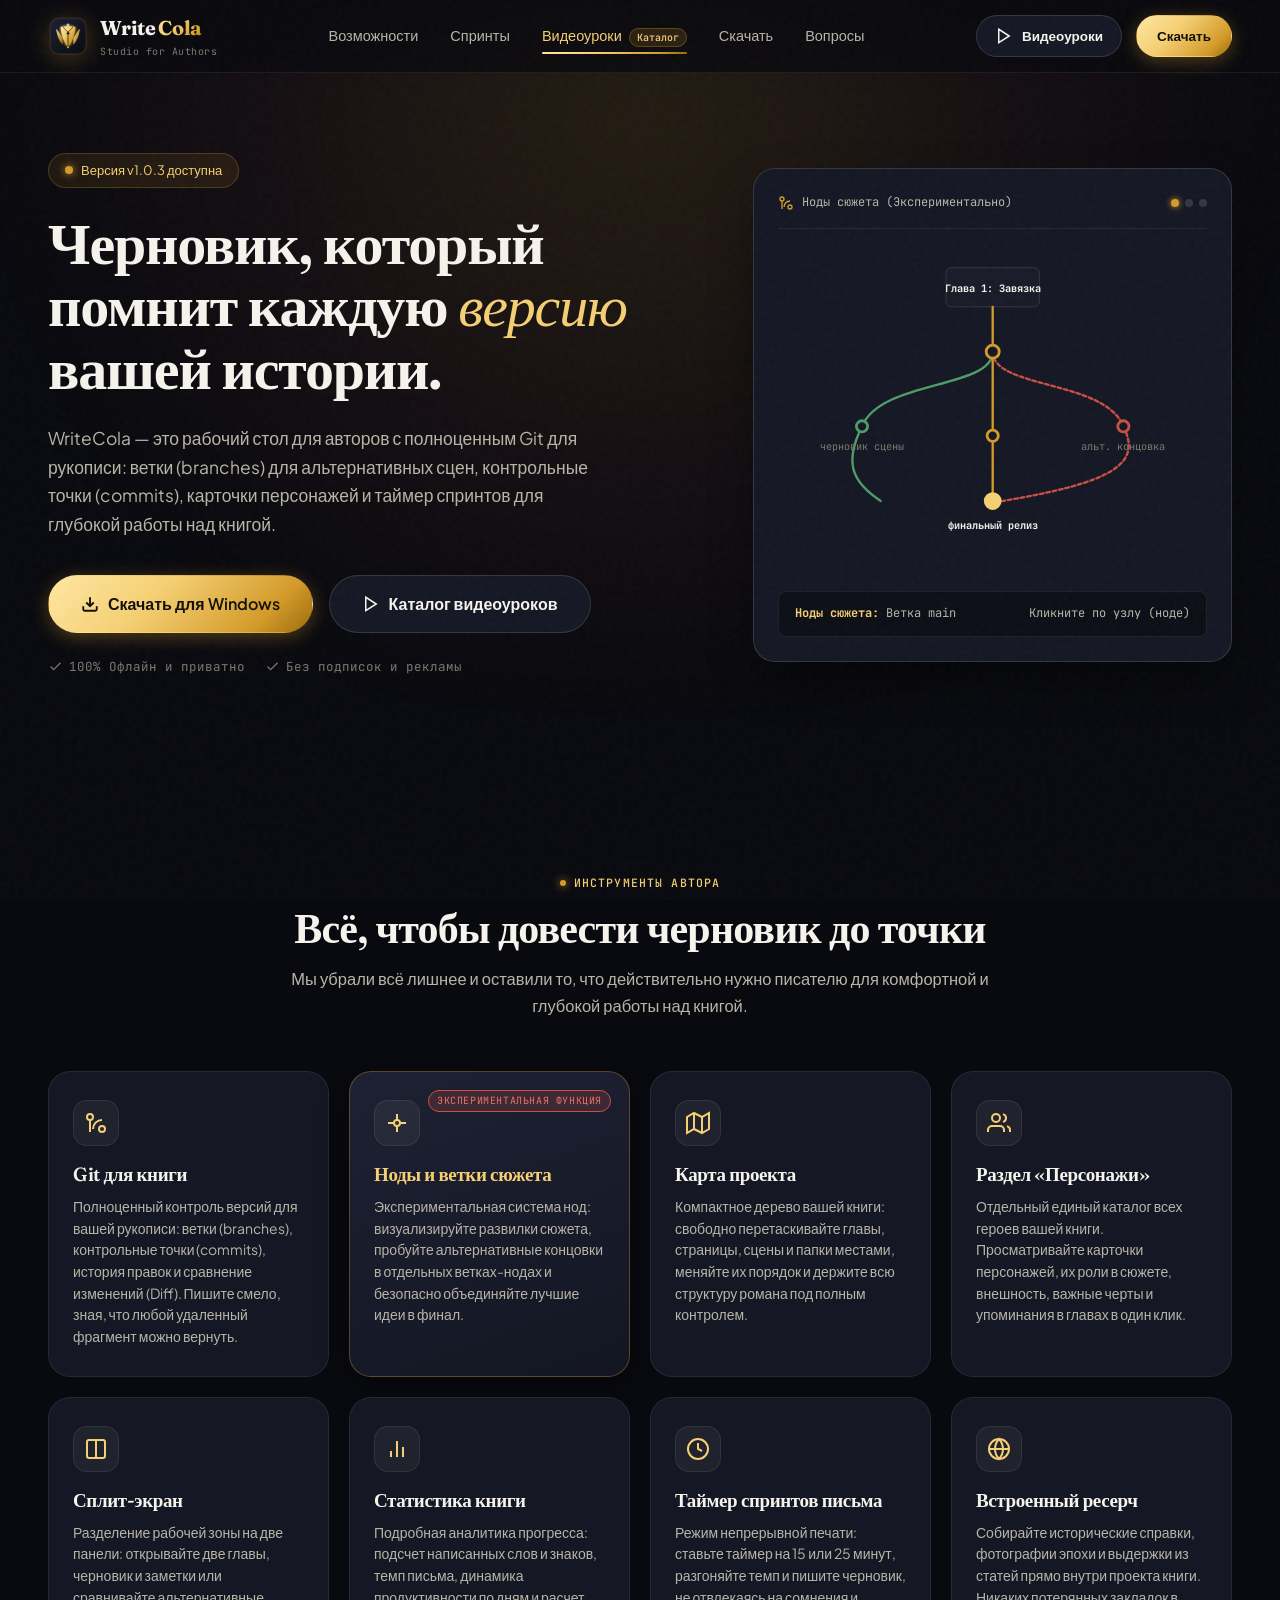
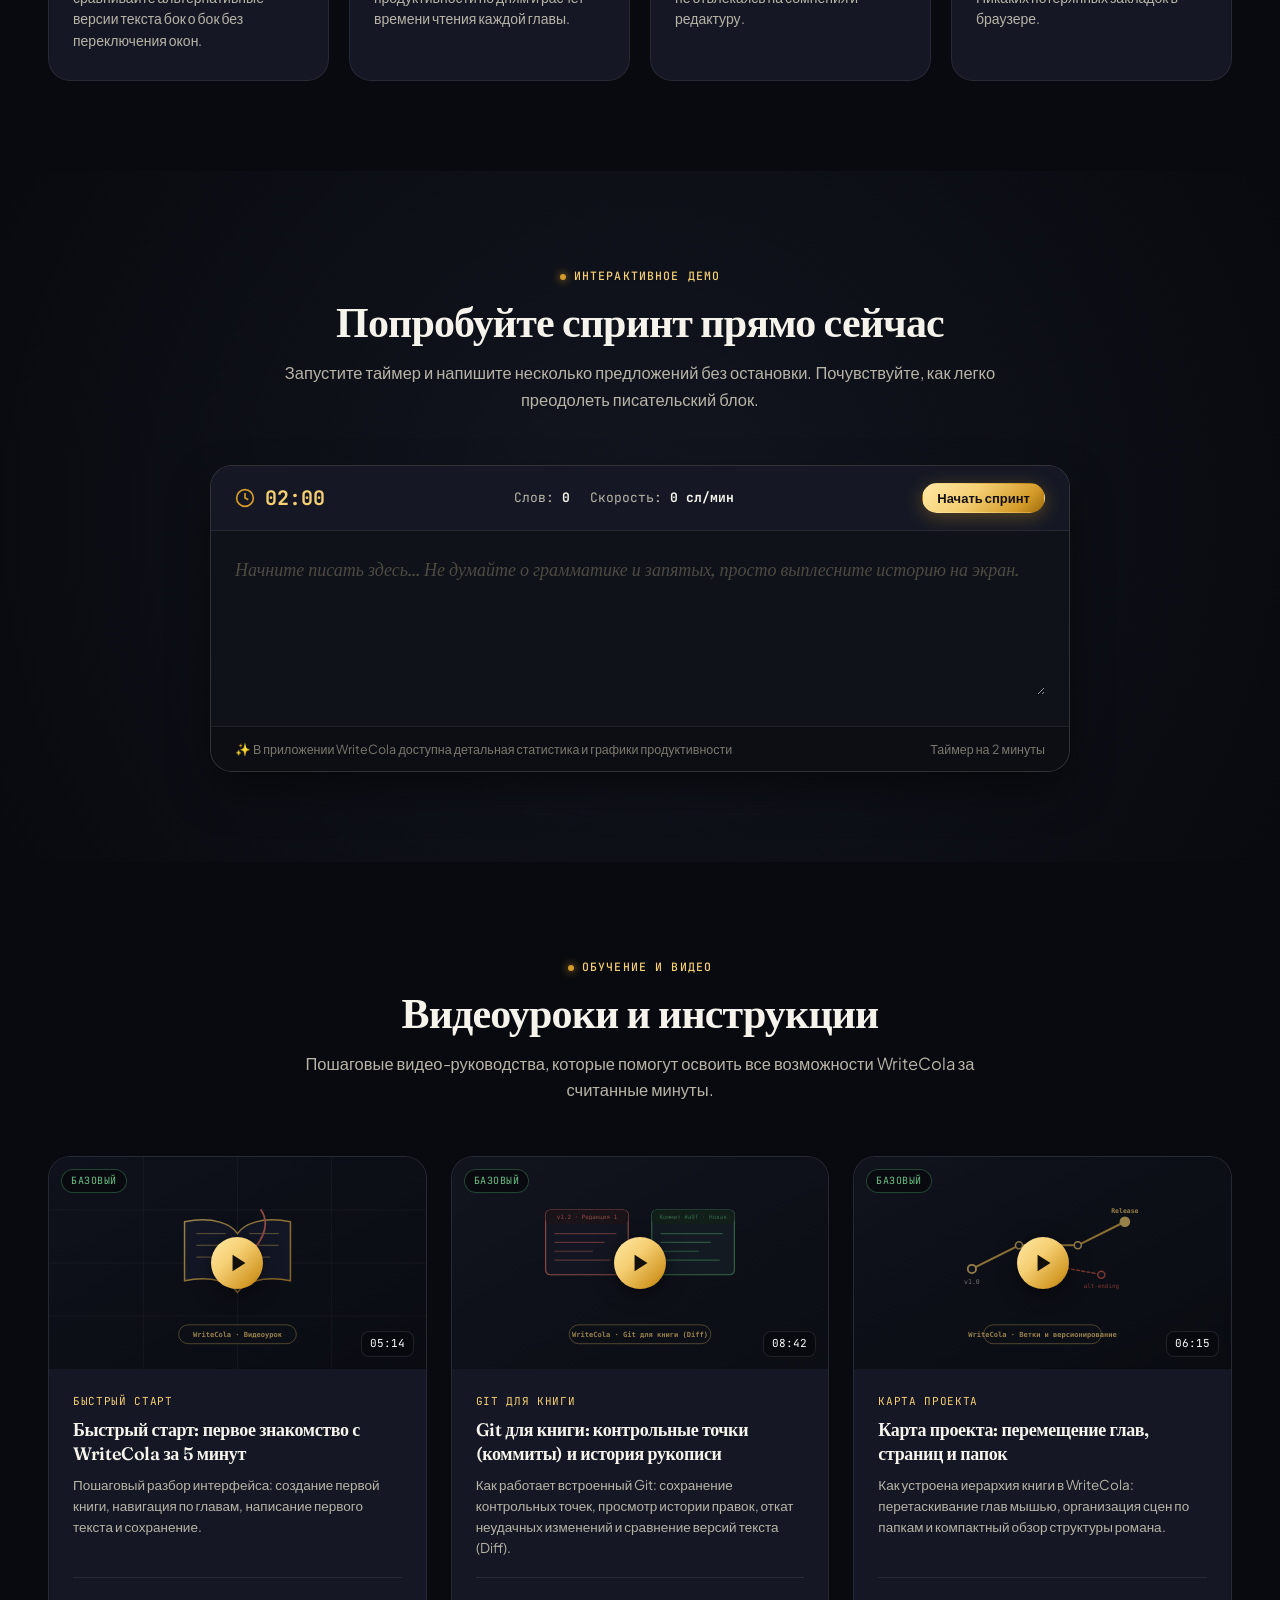
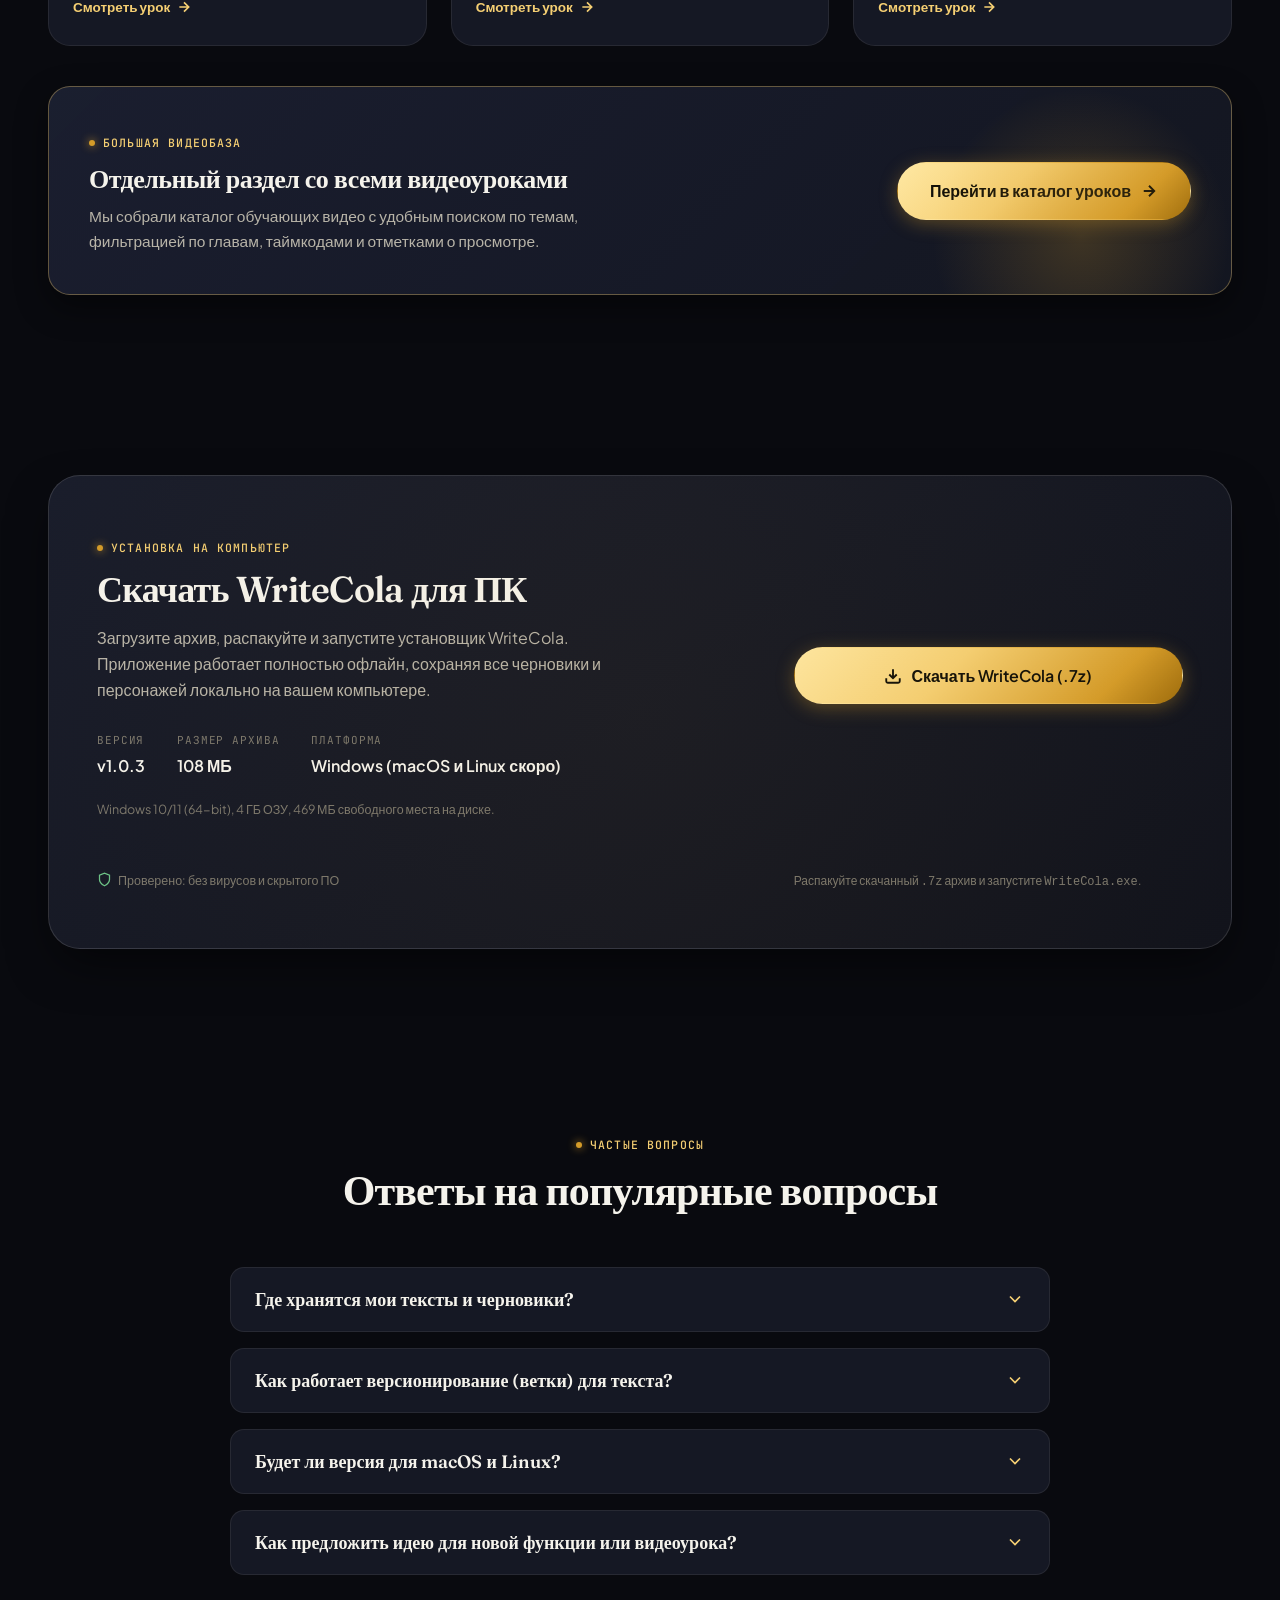
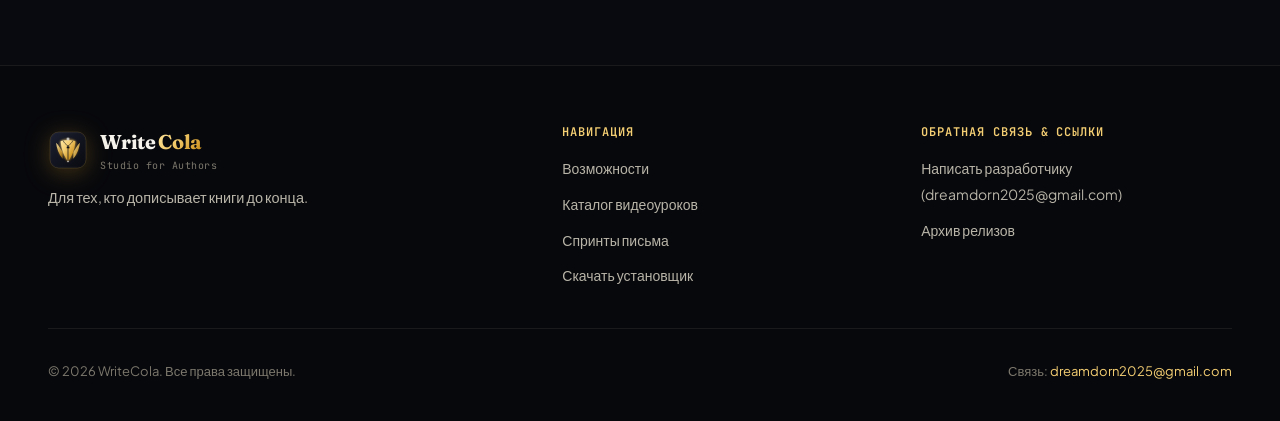
<file: index.html>
<!DOCTYPE html>
<html lang="ru">
<head>
  <meta charset="UTF-8" />
  <meta name="viewport" content="width=device-width, initial-scale=1.0" />
  <title>WriteCola — Редактор для писателей с Git для книги и версионированием рукописи</title>
  <meta name="description" content="WriteCola — профессиональный рабочий стол для писателей. Встроенный Git для книги: ветки и коммиты для рукописи, ноды сюжета, карточки персонажей, таймер спринтов и экспорт." />
  
  <!-- Google Fonts -->
  <link rel="preconnect" href="https://fonts.googleapis.com">
  <link rel="preconnect" href="https://fonts.gstatic.com" crossorigin>
  <link href="https://fonts.googleapis.com/css2?family=Fraunces:ital,opsz,wght@0,9..144,400;0,9..144,500;0,9..144,600;0,9..144,700;1,9..144,400&family=JetBrains+Mono:wght@400;500;600&family=Plus+Jakarta+Sans:wght@400;500;600;700&display=swap" rel="stylesheet">
  
  <!-- Favicon -->
  <link rel="icon" type="image/svg+xml" href="content/media/favicon.svg" />
  
  <!-- Stylesheets -->
  <link rel="stylesheet" href="css/style.css" />
  <link rel="stylesheet" href="css/tutorials.css" />
</head>
<body>

  <!-- Background Grain & Glow Effects -->
  <div class="grain" aria-hidden="true"></div>
  <div class="ambient-glow" aria-hidden="true"></div>

  <!-- HEADER -->
  <header class="topbar">
    <div class="container topbar-inner">
      <a class="brand" href="index.html">
        <img src="content/media/logo.svg" alt="WriteCola Logo" class="brand-logo-img" width="40" height="40" />
        <div class="brand-text">
          <span class="brand-name">Write<span>Cola</span></span>
          <span class="brand-badge">Studio for Authors</span>
        </div>
      </a>

      <nav class="topnav" id="topnav-menu">
        <a href="#features" class="topnav-link">Возможности</a>
        <a href="#sprint-demo" class="topnav-link">Спринты</a>
        <a href="tutorials.html" class="topnav-link active">Видеоуроки <span class="nav-tag">Каталог</span></a>
        <a href="#download" class="topnav-link">Скачать</a>
        <a href="#faq" class="topnav-link">Вопросы</a>
      </nav>

      <div class="topbar-actions">
        <a href="tutorials.html" class="btn btn-secondary" style="padding: 9px 18px; font-size: 13.5px;">
          <svg class="btn-icon" viewBox="0 0 24 24" fill="none" stroke="currentColor" stroke-width="2"><polygon points="5 3 19 12 5 21 5 3"></polygon></svg>
          Видеоуроки
        </a>
        <a href="#download" class="btn btn-primary" style="padding: 9px 20px; font-size: 13.5px;">Скачать</a>
        
        <button class="mobile-toggle" aria-label="Открыть меню" aria-expanded="false">
          <span></span>
          <span></span>
          <span></span>
        </button>
      </div>
    </div>
  </header>

  <main id="main-content">

    <!-- HERO SECTION -->
    <section class="hero">
      <div class="container hero-grid">
        <div class="hero-content">
          <div class="hero-badge">
            <span class="pulse-dot"></span>
            <span id="hero-version-badge">WriteCola v1.0.3 доступна для загрузки</span>
          </div>

          <h1>
            Черновик, который помнит каждую <em>версию</em> вашей истории.
          </h1>

          <p class="hero-lead">
            WriteCola — это рабочий стол для авторов с полноценным Git для рукописи: ветки (branches) для альтернативных сцен, контрольные точки (commits), карточки персонажей и таймер спринтов для глубокой работы над книгой.
          </p>

          <div class="hero-actions">
            <a id="hero-download-btn" href="#download" class="btn btn-primary btn-lg">
              <svg class="btn-icon" viewBox="0 0 24 24" fill="none" stroke="currentColor" stroke-width="2.5"><path d="M21 15v4a2 2 0 0 1-2 2H5a2 2 0 0 1-2-2v-4M7 10l5 5 5-5M12 15V3"/></svg>
              Скачать для Windows
            </a>
            <a href="tutorials.html" class="btn btn-secondary btn-lg">
              <svg class="btn-icon" viewBox="0 0 24 24" fill="none" stroke="currentColor" stroke-width="2"><polygon points="5 3 19 12 5 21 5 3"></polygon></svg>
              Каталог видеоуроков
            </a>
          </div>

          <div class="hero-meta">
            <span>
              <svg width="15" height="15" viewBox="0 0 24 24" fill="none" stroke="currentColor" stroke-width="2"><polyline points="20 6 9 17 4 12"/></svg>
              100% Офлайн и приватно
            </span>
            <span>
              <svg width="15" height="15" viewBox="0 0 24 24" fill="none" stroke="currentColor" stroke-width="2"><polyline points="20 6 9 17 4 12"/></svg>
              Без подписок и рекламы
            </span>
          </div>
        </div>

        <!-- Interactive Hero Branch Visualization -->
        <div class="hero-visual">
          <div class="branch-visual-card">
            <div class="branch-card-header">
              <div class="branch-card-title">
                <svg width="16" height="16" viewBox="0 0 24 24" fill="none" stroke="var(--gold)" stroke-width="2"><circle cx="18" cy="18" r="3"/><circle cx="6" cy="6" r="3"/><path d="M6 9v12M18 9a9 9 0 0 0-9 9"/></svg>
                <span>Ноды сюжета (Экспериментально)</span>
              </div>
              <div class="branch-card-dots">
                <span style="background: var(--gold); box-shadow: 0 0 6px var(--gold);"></span><span></span><span></span>
              </div>
            </div>

            <svg viewBox="0 0 460 340" class="branch-svg" aria-label="Интерактивное дерево версий">
              <!-- Background card elements -->
              <rect x="180" y="20" width="100" height="42" rx="6" class="ba-bg-box" />
              <text x="230" y="46" text-anchor="middle" class="ba-text-bright">Глава 1: Завязка</text>

              <!-- Main trunk line -->
              <path d="M230 62 L230 110" class="ba-branch ba-b-main" />

              <!-- Split branches -->
              <path d="M230 110 C 230 150, 110 140, 90 190" class="ba-branch ba-b-draft" />
              <path d="M230 110 C 230 155, 230 160, 230 200" class="ba-branch ba-b-main" />
              <path d="M230 110 C 230 150, 350 140, 370 190" class="ba-branch ba-b-alt" />

              <!-- Sub continuations -->
              <path d="M90 190 C 70 230, 80 250, 110 270" class="ba-branch ba-b-draft" />
              <path d="M230 200 L230 270" class="ba-branch ba-b-main" />
              <path d="M370 190 C 390 230, 360 250, 240 270" class="ba-branch ba-b-alt" />

              <!-- Nodes with data attributes for hover/click interaction -->
              <circle cx="230" cy="110" r="7" class="ba-node ba-node-root" data-node-type="root" />
              <circle cx="90" cy="190" r="6" class="ba-node ba-node-draft" data-node-type="draft" />
              <circle cx="230" cy="200" r="6" class="ba-node ba-node-root" data-node-type="checkpoint" />
              <circle cx="370" cy="190" r="6" class="ba-node ba-node-alt" data-node-type="alt" />
              <circle cx="230" cy="270" r="8" class="ba-node ba-node-final" data-node-type="final" />

              <!-- Labels -->
              <text x="90" y="215" text-anchor="middle" class="ba-text-dim">черновик сцены</text>
              <text x="370" y="215" text-anchor="middle" class="ba-text-dim">альт. концовка</text>
              <text x="230" y="300" text-anchor="middle" class="ba-text-bright" fill="var(--gold-light)">финальный релиз</text>
            </svg>

            <!-- Dynamic Node Info display -->
            <div class="tree-info-box">
              <span id="branch-active-label"><strong>Ноды сюжета:</strong> Ветка main</span>
              <span id="branch-active-details">Кликните по узлу (ноде)</span>
            </div>
          </div>
        </div>
      </div>
    </section>

   

    <!-- CORE FEATURES SECTION -->
    <section id="features" class="features-section">
      <div class="container">
        <div class="section-head">
          <div class="eyebrow">инструменты автора</div>
          <h2>Всё, чтобы довести черновик до точки</h2>
          <p class="section-sub">Мы убрали всё лишнее и оставили то, что действительно нужно писателю для комфортной и глубокой работы над книгой.</p>
        </div>

        <div class="feature-grid">
          <!-- 1. Git for Writers -->
          <article class="feature-card">
            <div class="feature-icon-wrapper">
              <svg width="24" height="24" viewBox="0 0 24 24" fill="none" stroke="currentColor" stroke-width="2"><circle cx="18" cy="18" r="3"/><circle cx="6" cy="6" r="3"/><path d="M6 9v12M18 9a9 9 0 0 0-9 9"/></svg>
            </div>
            <h3>Git для книги</h3>
            <p>Полноценный контроль версий для вашей рукописи: ветки (branches), контрольные точки (commits), история правок и сравнение изменений (Diff). Пишите смело, зная, что любой удаленный фрагмент можно вернуть.</p>
          </article>

          <!-- 2. Nodes & Branches (Signature) -->
          <article class="feature-card feature-card--signature">
            <span class="feature-pill" style="background: rgba(200, 80, 70, 0.2); border-color: var(--crimson); color: var(--crimson-light);">Экспериментальная функция</span>
            <div class="feature-icon-wrapper">
              <svg width="24" height="24" viewBox="0 0 24 24" fill="none" stroke="var(--gold-light)" stroke-width="2"><circle cx="12" cy="12" r="3"/><path d="M3 12h6m6 0h6M12 3v6m0 6v6"/></svg>
            </div>
            <h3>Ноды и ветки сюжета</h3>
            <p>Экспериментальная система нод: визуализируйте развилки сюжета, пробуйте альтернативные концовки в отдельных ветках-нодах и безопасно объединяйте лучшие идеи в финал.</p>
          </article>

          <!-- 3. Project Map / Hierarchy -->
          <article class="feature-card">
            <div class="feature-icon-wrapper">
              <svg width="24" height="24" viewBox="0 0 24 24" fill="none" stroke="currentColor" stroke-width="2"><polygon points="1 6 1 22 8 18 16 22 23 18 23 2 16 6 8 2 1 6"/><line x1="8" y1="2" x2="8" y2="18"/><line x1="16" y1="6" x2="16" y2="22"/></svg>
            </div>
            <h3>Карта проекта</h3>
            <p>Компактное дерево вашей книги: свободно перетаскивайте главы, страницы, сцены и папки местами, меняйте их порядок и держите всю структуру романа под полным контролем.</p>
          </article>

          <!-- 4. Characters Section -->
          <article class="feature-card">
            <div class="feature-icon-wrapper">
              <svg width="24" height="24" viewBox="0 0 24 24" fill="none" stroke="currentColor" stroke-width="2"><path d="M17 21v-2a4 4 0 0 0-4-4H5a4 4 0 0 0-4 4v2"/><circle cx="9" cy="7" r="4"/><path d="M23 21v-2a4 4 0 0 0-3-3.87"/><path d="M16 3.13a4 4 0 0 1 0 7.75"/></svg>
            </div>
            <h3>Раздел «Персонажи»</h3>
            <p>Отдельный единый каталог всех героев вашей книги. Просматривайте карточки персонажей, их роли в сюжете, внешность, важные черты и упоминания в главах в один клик.</p>
          </article>

          <!-- 5. Split Screen -->
          <article class="feature-card">
            <div class="feature-icon-wrapper">
              <svg width="24" height="24" viewBox="0 0 24 24" fill="none" stroke="currentColor" stroke-width="2"><rect x="3" y="3" width="18" height="18" rx="2" ry="2"/><line x1="12" y1="3" x2="12" y2="21"/></svg>
            </div>
            <h3>Сплит-экран</h3>
            <p>Разделение рабочей зоны на две панели: открывайте две главы, черновик и заметки или сравнивайте альтернативные версии текста бок о бок без переключения окон.</p>
          </article>

          <!-- 6. Statistics & Insights -->
          <article class="feature-card">
            <div class="feature-icon-wrapper">
              <svg width="24" height="24" viewBox="0 0 24 24" fill="none" stroke="currentColor" stroke-width="2"><line x1="18" y1="20" x2="18" y2="10"/><line x1="12" y1="20" x2="12" y2="4"/><line x1="6" y1="20" x2="6" y2="14"/></svg>
            </div>
            <h3>Статистика книги</h3>
            <p>Подробная аналитика прогресса: подсчет написанных слов и знаков, темп письма, динамика продуктивности по дням и расчет времени чтения каждой главы.</p>
          </article>

          <!-- 7. Writing Sprints -->
          <article class="feature-card">
            <div class="feature-icon-wrapper">
              <svg width="24" height="24" viewBox="0 0 24 24" fill="none" stroke="currentColor" stroke-width="2"><circle cx="12" cy="12" r="10"/><polyline points="12 6 12 12 16 14"/></svg>
            </div>
            <h3>Таймер спринтов письма</h3>
            <p>Режим непрерывной печати: ставьте таймер на 15 или 25 минут, разгоняйте темп и пишите черновик, не отвлекаясь на сомнения и редактуру.</p>
          </article>

          <!-- 8. Research Browser -->
          <article class="feature-card">
            <div class="feature-icon-wrapper">
              <svg width="24" height="24" viewBox="0 0 24 24" fill="none" stroke="currentColor" stroke-width="2"><circle cx="12" cy="12" r="10"/><line x1="2" y1="12" x2="22" y2="12"/><path d="M12 2a15.3 15.3 0 0 1 4 10 15.3 15.3 0 0 1-4 10 15.3 15.3 0 0 1-4-10 15.3 15.3 0 0 1 4-10z"/></svg>
            </div>
            <h3>Встроенный ресерч</h3>
            <p>Собирайте исторические справки, фотографии эпохи и выдержки из статей прямо внутри проекта книги. Никаких потерянных закладок в браузере.</p>
          </article>
        </div>
      </div>
    </section>
    
    <!-- SPRINT SIMULATOR DEMO -->
    <section id="sprint-demo" class="sprint-demo-section">
      <div class="container">
        <div class="section-head">
          <div class="eyebrow">интерактивное демо</div>
          <h2>Попробуйте спринт прямо сейчас</h2>
          <p class="section-sub">Запустите таймер и напишите несколько предложений без остановки. Почувствуйте, как легко преодолеть писательский блок.</p>
        </div>

        <div class="sprint-demo-container">
          <div class="sprint-demo-header">
            <div class="sprint-timer-display">
              <svg width="20" height="20" viewBox="0 0 24 24" fill="none" stroke="var(--gold)" stroke-width="2"><circle cx="12" cy="12" r="10"/><polyline points="12 6 12 12 16 14"/></svg>
              <span id="sprint-timer-val">02:00</span>
            </div>

            <div class="sprint-stats-live">
              <span>Слов: <strong id="sprint-word-count">0</strong></span>
              <span>Скорость: <strong id="sprint-speed">0 сл/мин</strong></span>
            </div>

            <button id="sprint-toggle-btn" class="btn btn-primary sprint-timer-btn">Начать спринт</button>
          </div>

          <div class="sprint-demo-body">
            <textarea 
              id="sprint-textarea" 
              class="sprint-textarea" 
              placeholder="Начните писать здесь... Не думайте о грамматике и запятых, просто выплесните историю на экран."
            ></textarea>
          </div>

          <div class="sprint-demo-footer">
            <span>✨ В приложении WriteCola доступна детальная статистика и графики продуктивности</span>
            <span>Таймер на 2 минуты</span>
          </div>
        </div>
      </div>
    </section>

    <!-- FEATURED VIDEO TUTORIALS SECTION -->
    <section id="tutorials-preview" class="featured-tutorials-section">
      <div class="container">
        <div class="section-head">
          <div class="eyebrow">обучение и видео</div>
          <h2>Видеоуроки и инструкции</h2>
          <p class="section-sub">Пошаговые видео-руководства, которые помогут освоить все возможности WriteCola за считанные минуты.</p>
        </div>

        <!-- Featured cards rendered dynamically -->
        <div id="featured-tutorials-grid" class="tutorials-preview-grid">
          <!-- Populated from JS with latest tutorials -->
        </div>

        <!-- BIG BANNER LINKING TO DEDICATED TUTORIALS HUB -->
        <div class="hub-banner-cta">
          <div class="hub-banner-content">
            <div class="eyebrow" style="color: var(--gold-light);">большая видеобаза</div>
            <h3>Отдельный раздел со всеми видеоуроками</h3>
            <p>Мы собрали каталог обучающих видео с удобным поиском по темам, фильтрацией по главам, таймкодами и отметками о просмотре.</p>
          </div>
          <a href="tutorials.html" class="btn btn-primary btn-lg">
            Перейти в каталог уроков
            <svg class="btn-icon" viewBox="0 0 24 24" fill="none" stroke="currentColor" stroke-width="2.5"><path d="M5 12h14M12 5l7 7-7 7"/></svg>
          </a>
        </div>
      </div>
    </section>

    <!-- DOWNLOAD HUB -->
    <section id="download" class="download-hub">
      <div class="container">
        <div class="download-box">
          <div class="download-info">
            <div class="eyebrow">установка на компьютер</div>
            <h2>Скачать WriteCola для ПК</h2>
            <p id="download-desc" class="download-desc">
              Загрузите архив с приложением, распакуйте и запустите установщик. WriteCola не требует подключения к серверу — ваши книги принадлежат только вам.
            </p>

            <dl class="download-meta-list">
              <div class="download-meta-item">
                <dt>Версия</dt>
                <dd id="dl-version">v1.0.3</dd>
              </div>
              <div class="download-meta-item">
                <dt>Размер архива</dt>
                <dd id="dl-size">108 МБ</dd>
              </div>
              <div class="download-meta-item">
                <dt>Платформа</dt>
                <dd id="dl-platform">Windows 10/11 (64-bit)</dd>
              </div>
            </dl>

            <p id="dl-requirements" style="font-size: 12.5px; color: var(--text-dim); margin-top: 10px;">
              Требования: Windows 10/11 (64-bit), 4 ГБ ОЗУ, 469 МБ на диске.
            </p>
          </div>

        

            <a id="main-download-btn" href="https://github.com/dreamdorn2025-ctrl/writecola-site/releases/download/1.0.0/WriteCola.7z" class="btn btn-primary btn-lg" style="width: 100%;">
              <svg class="btn-icon" viewBox="0 0 24 24" fill="none" stroke="currentColor" stroke-width="2.5"><path d="M21 15v4a2 2 0 0 1-2 2H5a2 2 0 0 1-2-2v-4M7 10l5 5 5-5M12 15V3"/></svg>
              Скачать WriteCola (.7z)
            </a>

            <div class="download-security-note">
              <svg width="15" height="15" viewBox="0 0 24 24" fill="none" stroke="var(--moss-light)" stroke-width="2"><path d="M12 22s8-4 8-10V5l-8-3-8 3v7c0 6 8 10 8 10z"/></svg>
              <span>Проверено: без вирусов и скрытого ПО</span>
            </div>

            <p style="font-size: 12px; color: var(--text-dim); margin-top: 4px;">
              Распакуйте скачанный <code>.7z</code> архив и запустите <code>WriteCola.exe</code>.
            </p>
          </div>
        </div>
      </div>
    </section>

    <!-- FAQ SECTION -->
    <section id="faq" class="faq-section">
      <div class="container">
        <div class="section-head">
          <div class="eyebrow">частые вопросы</div>
          <h2>Ответы на популярные вопросы</h2>
        </div>

        <div class="faq-list">
          <div class="faq-item">
            <button class="faq-question">
              <span>Где хранятся мои тексты и черновики?</span>
              <svg class="faq-icon" viewBox="0 0 24 24" fill="none" stroke="currentColor" stroke-width="2"><polyline points="6 9 12 15 18 9"></polyline></svg>
            </button>
            <div class="faq-answer">
              Все файлы проекта сохраняются исключительно на вашем жестком диске в виде стандартных открытых файлов. Никакие данные не отправляются на сторонние серверы без вашего согласия.
            </div>
          </div>

          <div class="faq-item">
            <button class="faq-question">
              <span>Как работает версионирование (ветки) для текста?</span>
              <svg class="faq-icon" viewBox="0 0 24 24" fill="none" stroke="currentColor" stroke-width="2"><polyline points="6 9 12 15 18 9"></polyline></svg>
            </button>
            <div class="faq-answer">
              Вы можете в любой момент создать новую ветку (например, «Альтернативная концовка»). В ней вы свободно переписываете текст, а основной черновик остается нетронутым. Если правки удались — вы нажимаете «Слить», и они объединяются.
            </div>
          </div>

          <div class="faq-item">
            <button class="faq-question">
              <span>Будет ли версия для macOS и Linux?</span>
              <svg class="faq-icon" viewBox="0 0 24 24" fill="none" stroke="currentColor" stroke-width="2"><polyline points="6 9 12 15 18 9"></polyline></svg>
            </button>
            <div class="faq-answer">
              Да, сборки под macOS (Apple Silicon и Intel) и Linux (.AppImage) находятся на этапе финализации и станут доступны в ближайших обновлениях.
            </div>
          </div>

          <div class="faq-item">
            <button class="faq-question">
              <span>Как предложить идею для новой функции или видеоурока?</span>
              <svg class="faq-icon" viewBox="0 0 24 24" fill="none" stroke="currentColor" stroke-width="2"><polyline points="6 9 12 15 18 9"></polyline></svg>
            </button>
            <div class="faq-answer">
              Мы всегда открыты к предложениям! Напишите нам напрямую на почту <a href="mailto:dreamdorn2025@gmail.com" style="color: var(--gold-light); text-decoration: underline;">dreamdorn2025@gmail.com</a> — мы регулярно внедряем функции на основе пожеланий авторов.
            </div>
          </div>
        </div>
      </div>
    </section>

  </main>

  <!-- FOOTER -->
  <footer class="site-footer">
    <div class="container">
      <div class="footer-top">
        <div class="footer-brand">
          <div class="brand">
            <img src="content/media/logo.svg" alt="WriteCola Logo" class="brand-logo-img" width="36" height="36" />
            <div class="brand-text">
              <span class="brand-name">Write<span>Cola</span></span>
              <span class="brand-badge">Studio for Authors</span>
            </div>
          </div>
          <p>Для тех, кто дописывает книги до конца.</p>
        </div>

        <div class="footer-nav-col">
          <h4>Навигация</h4>
          <ul class="footer-links">
            <li><a href="#features">Возможности</a></li>
            <li><a href="tutorials.html">Каталог видеоуроков</a></li>
            <li><a href="#sprint-demo">Спринты письма</a></li>
            <li><a href="#download">Скачать установщик</a></li>
          </ul>
        </div>

        <div class="footer-nav-col">
          <h4>Обратная связь & Ссылки</h4>
          <ul class="footer-links">
            <li><a href="mailto:dreamdorn2025@gmail.com">Написать разработчику (dreamdorn2025@gmail.com)</a></li>
            <li><a href="https://github.com/dreamdorn2025-ctrl/writecola-site/releases" target="_blank" rel="noopener">Архив релизов</a></li>
            
          </ul>
        </div>
      </div>

      <div class="footer-bottom">
        <span>&copy; 2026 WriteCola. Все права защищены.</span>
        <span>Связь: <a href="mailto:dreamdorn2025@gmail.com" style="color: var(--gold-light);">dreamdorn2025@gmail.com</a></span>
      </div>
    </div>
  </footer>

  <!-- Scripts -->
  <script src="js/script.js"></script>
</body>
</html>
</file>
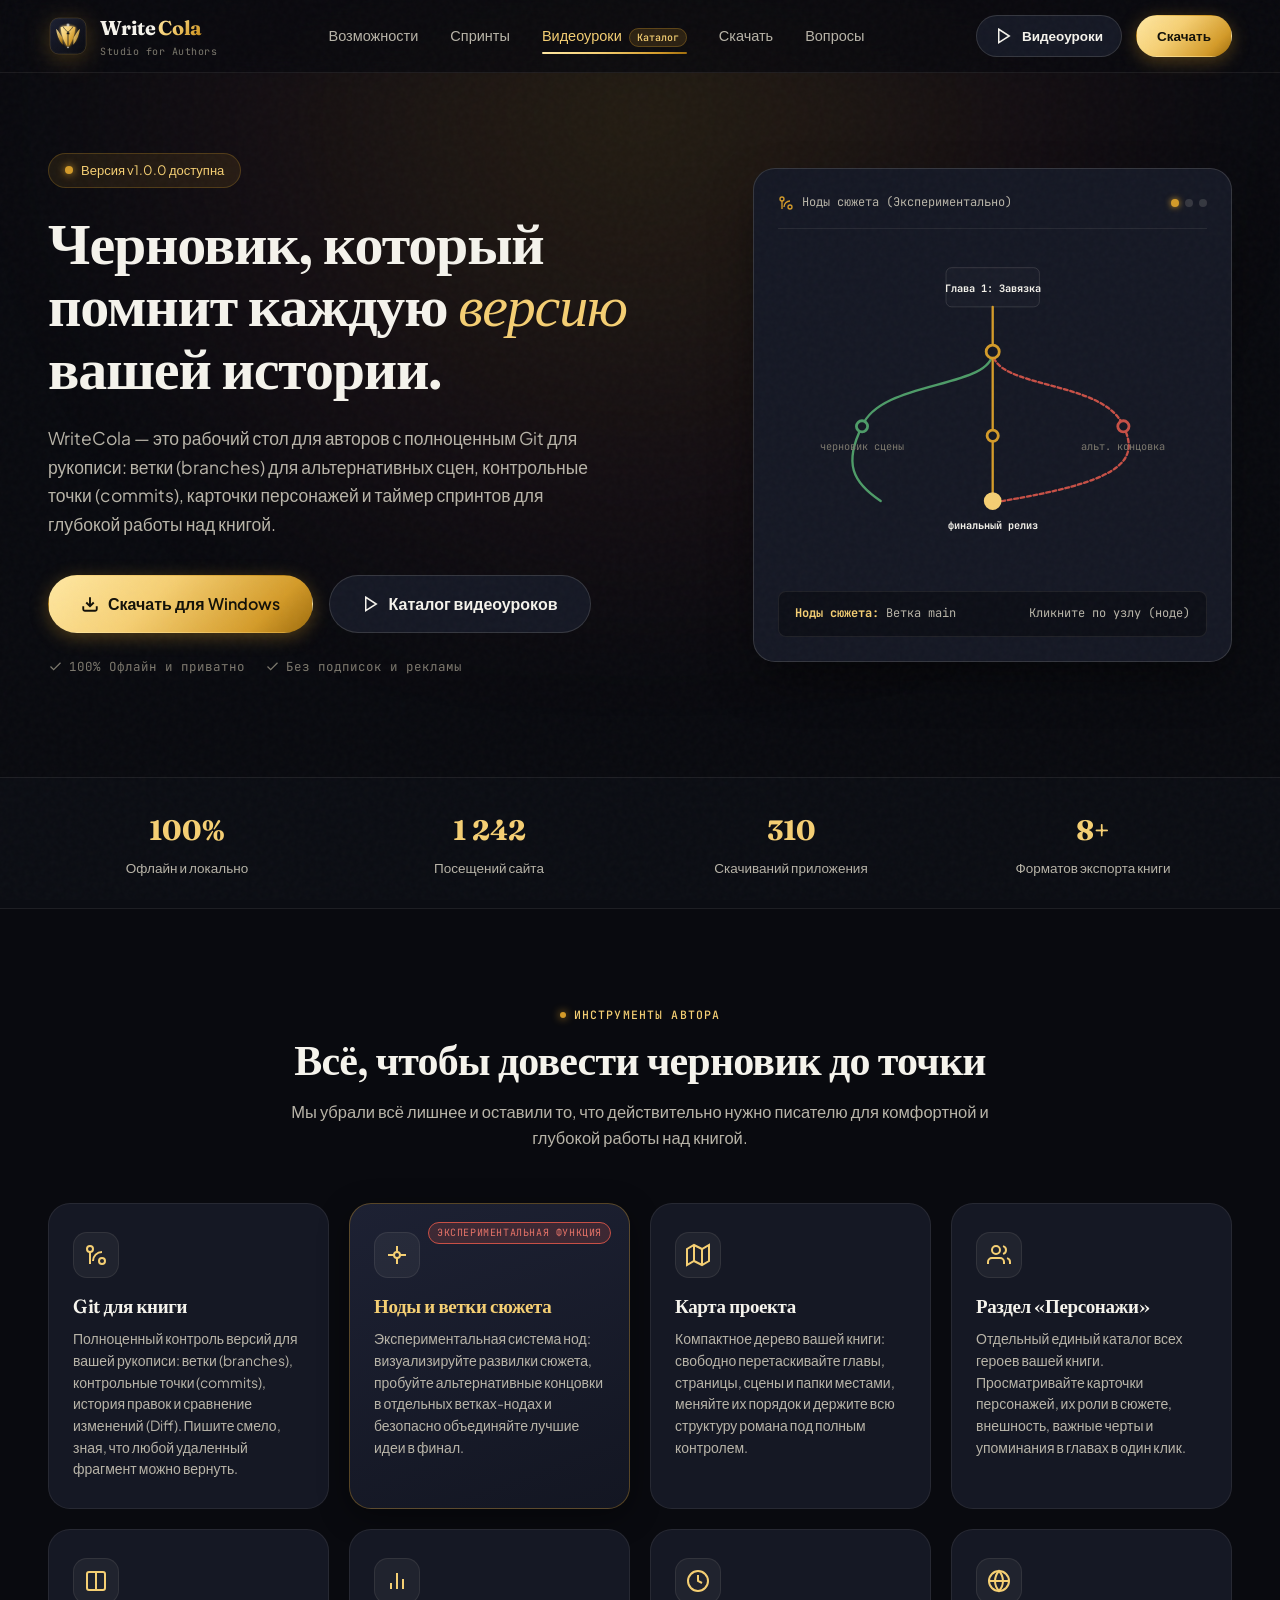
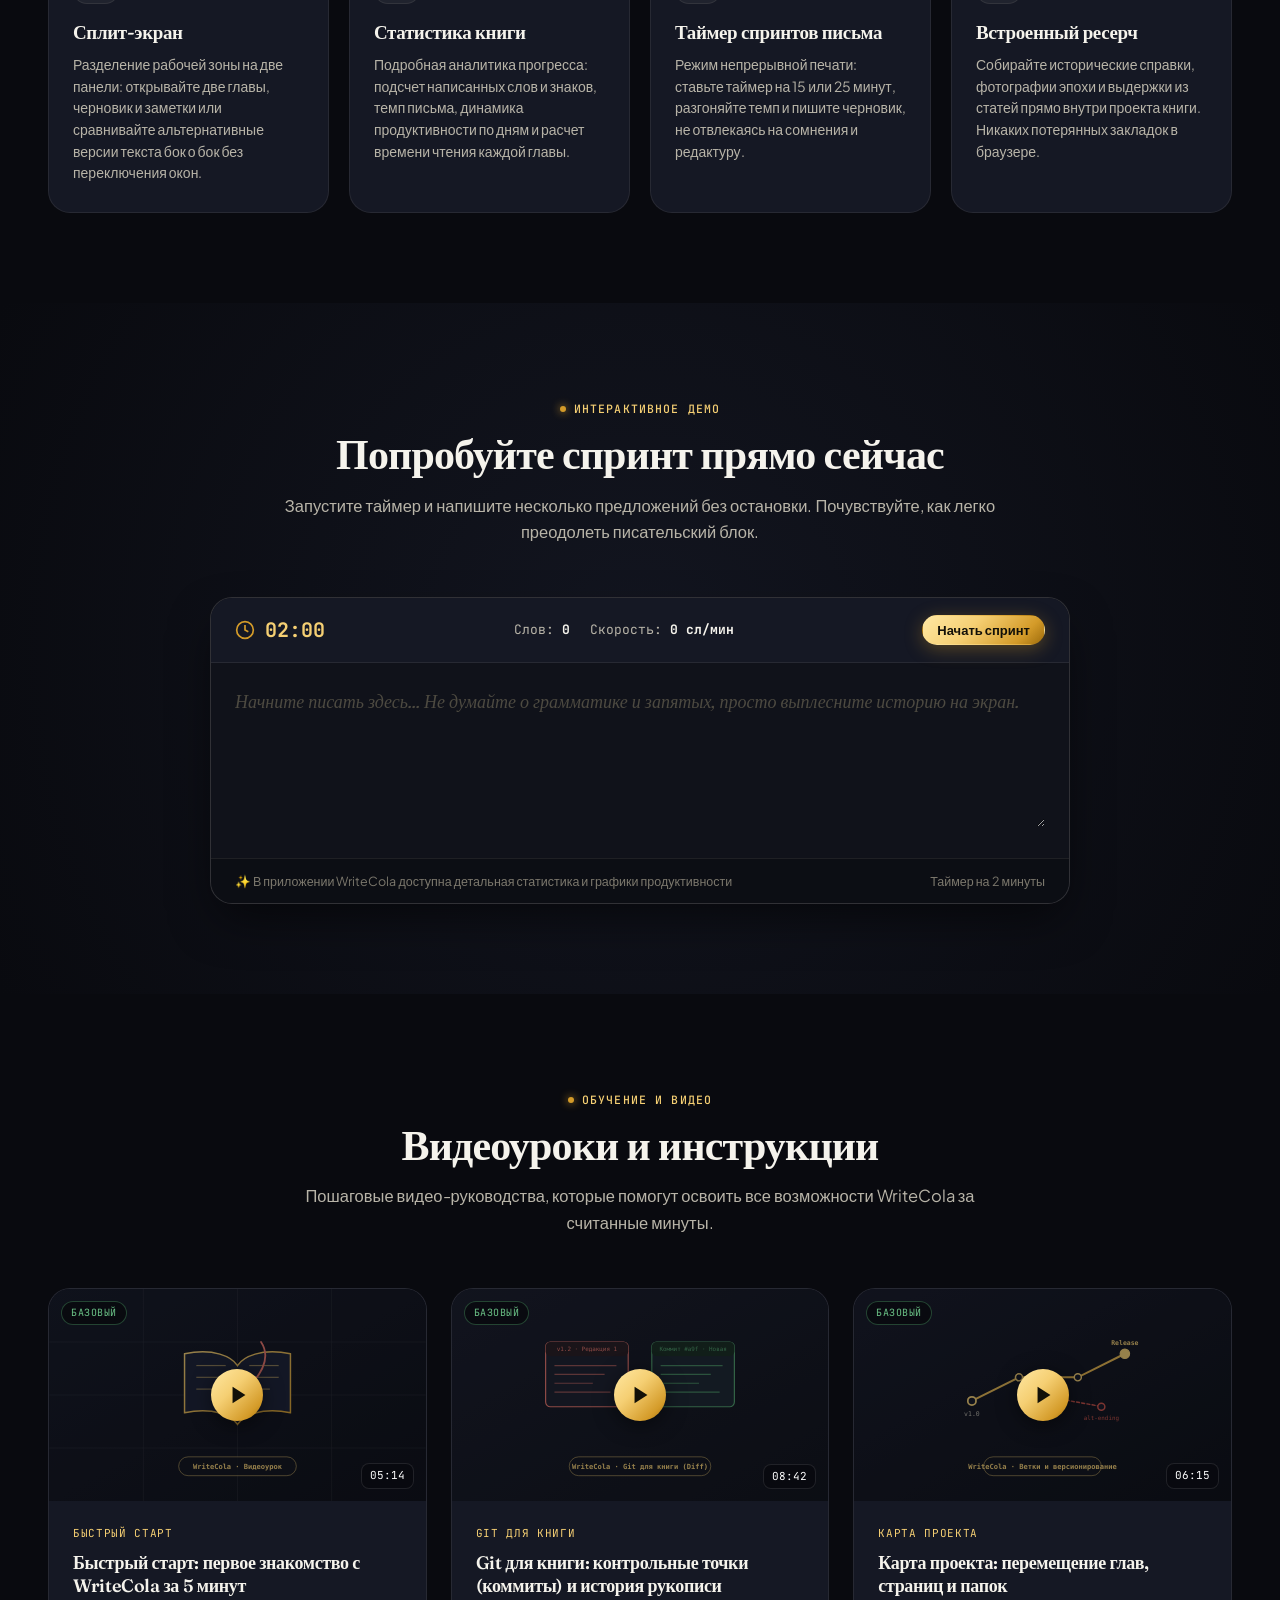
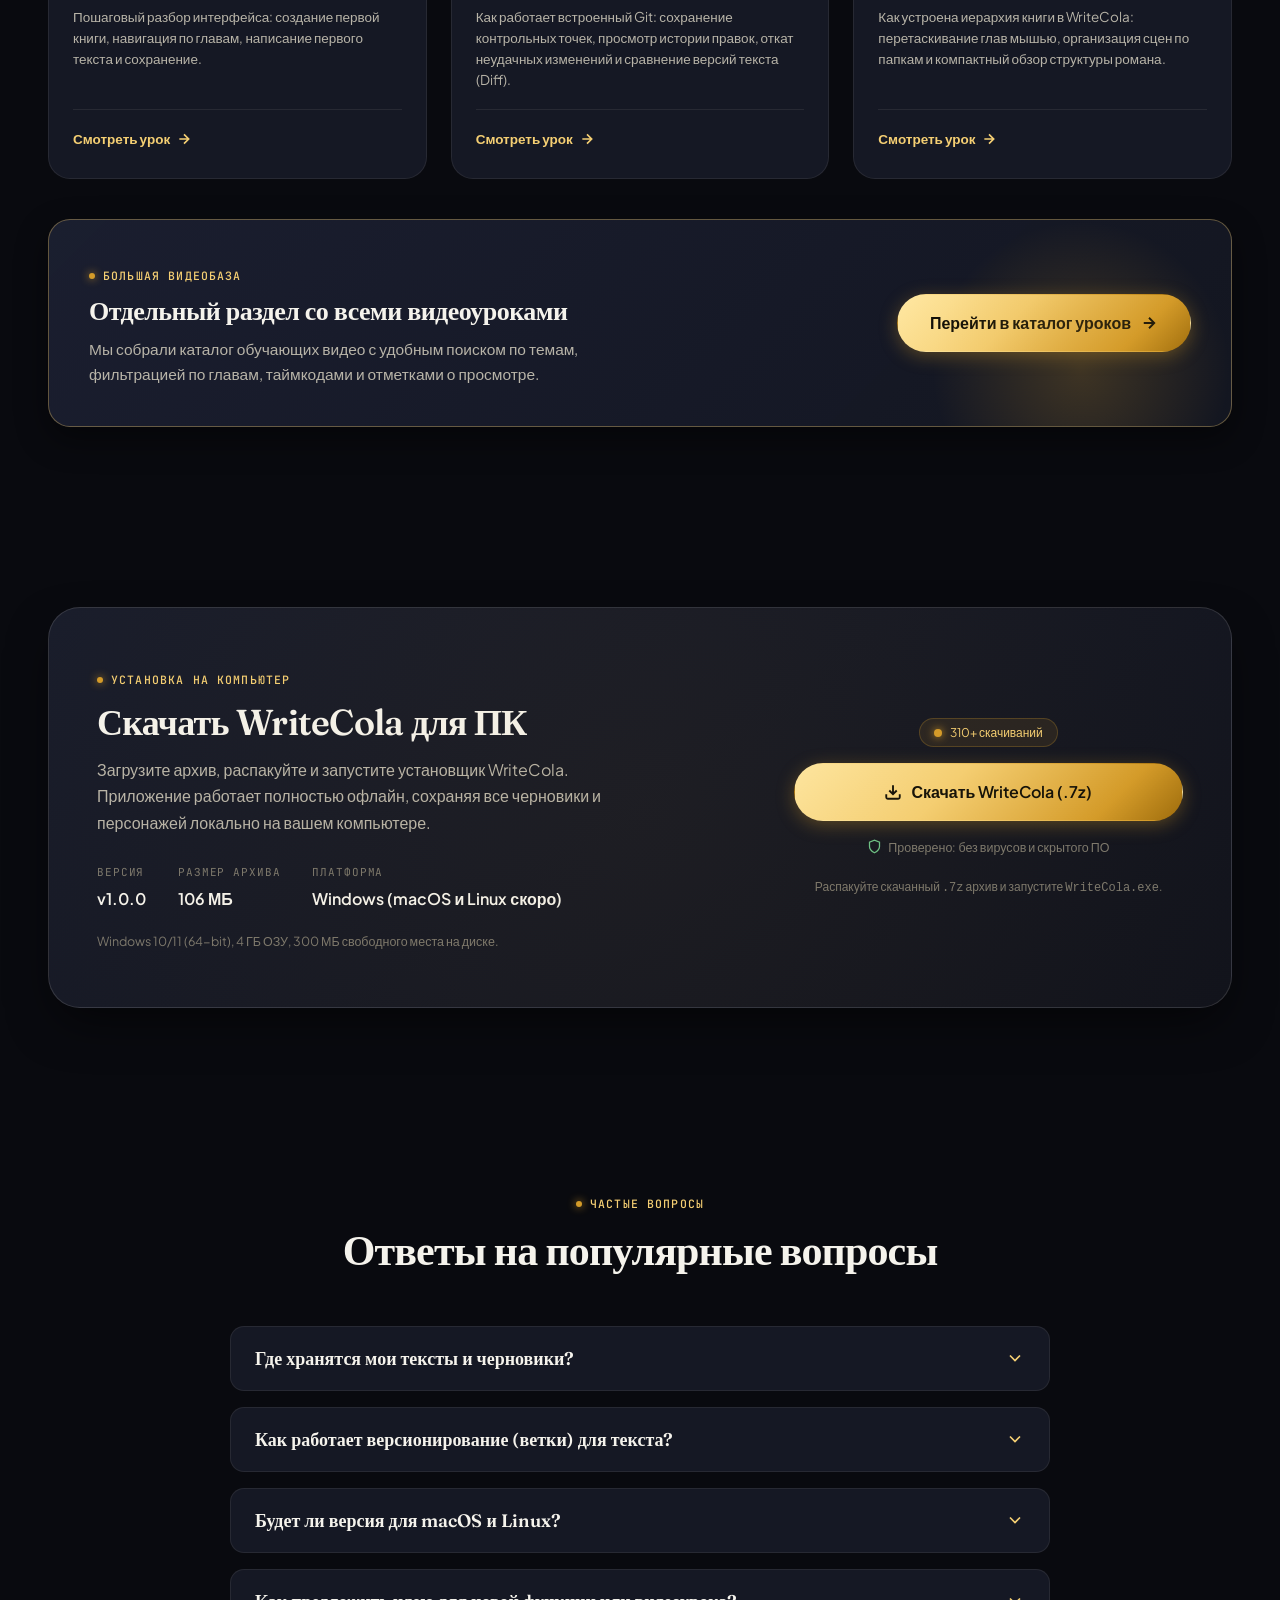
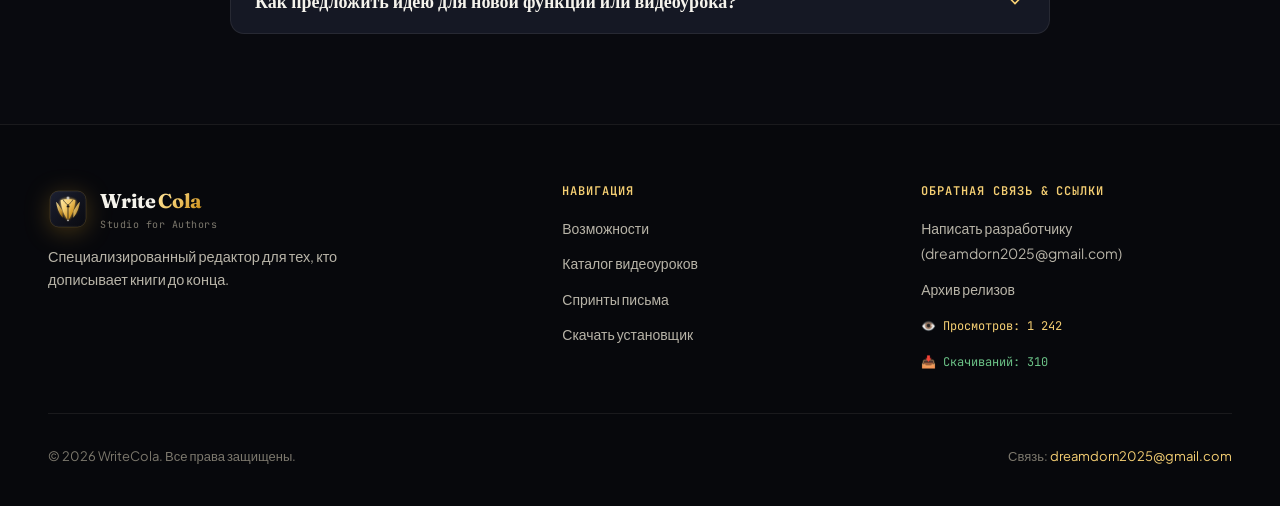
<file: writecola-site/site/index.html>
<!DOCTYPE html>
<html lang="ru">
<head>
  <meta charset="UTF-8" />
  <meta name="viewport" content="width=device-width, initial-scale=1.0" />
  <title>WriteCola — Редактор для писателей с Git для книги и версионированием рукописи</title>
  <meta name="description" content="WriteCola — профессиональный рабочий стол для писателей. Встроенный Git для книги: ветки и коммиты для рукописи, ноды сюжета, карточки персонажей, таймер спринтов и экспорт." />
  
  <!-- Google Fonts -->
  <link rel="preconnect" href="https://fonts.googleapis.com">
  <link rel="preconnect" href="https://fonts.gstatic.com" crossorigin>
  <link href="https://fonts.googleapis.com/css2?family=Fraunces:ital,opsz,wght@0,9..144,400;0,9..144,500;0,9..144,600;0,9..144,700;1,9..144,400&family=JetBrains+Mono:wght@400;500;600&family=Plus+Jakarta+Sans:wght@400;500;600;700&display=swap" rel="stylesheet">
  
  <!-- Favicon -->
  <link rel="icon" type="image/svg+xml" href="content/media/favicon.svg" />
  
  <!-- Stylesheets -->
  <link rel="stylesheet" href="css/style.css" />
  <link rel="stylesheet" href="css/tutorials.css" />
</head>
<body>

  <!-- Background Grain & Glow Effects -->
  <div class="grain" aria-hidden="true"></div>
  <div class="ambient-glow" aria-hidden="true"></div>

  <!-- HEADER -->
  <header class="topbar">
    <div class="container topbar-inner">
      <a class="brand" href="index.html">
        <img src="content/media/logo.svg" alt="WriteCola Logo" class="brand-logo-img" width="40" height="40" />
        <div class="brand-text">
          <span class="brand-name">Write<span>Cola</span></span>
          <span class="brand-badge">Studio for Authors</span>
        </div>
      </a>

      <nav class="topnav" id="topnav-menu">
        <a href="#features" class="topnav-link">Возможности</a>
        <a href="#sprint-demo" class="topnav-link">Спринты</a>
        <a href="tutorials.html" class="topnav-link active">Видеоуроки <span class="nav-tag">Каталог</span></a>
        <a href="#download" class="topnav-link">Скачать</a>
        <a href="#faq" class="topnav-link">Вопросы</a>
      </nav>

      <div class="topbar-actions">
        <a href="tutorials.html" class="btn btn-secondary" style="padding: 9px 18px; font-size: 13.5px;">
          <svg class="btn-icon" viewBox="0 0 24 24" fill="none" stroke="currentColor" stroke-width="2"><polygon points="5 3 19 12 5 21 5 3"></polygon></svg>
          Видеоуроки
        </a>
        <a href="#download" class="btn btn-primary" style="padding: 9px 20px; font-size: 13.5px;">Скачать</a>
        
        <button class="mobile-toggle" aria-label="Открыть меню" aria-expanded="false">
          <span></span>
          <span></span>
          <span></span>
        </button>
      </div>
    </div>
  </header>

  <main id="main-content">

    <!-- HERO SECTION -->
    <section class="hero">
      <div class="container hero-grid">
        <div class="hero-content">
          <div class="hero-badge">
            <span class="pulse-dot"></span>
            <span id="hero-version-badge">WriteCola v1.0.0 доступна для загрузки</span>
          </div>

          <h1>
            Черновик, который помнит каждую <em>версию</em> вашей истории.
          </h1>

          <p class="hero-lead">
            WriteCola — это рабочий стол для авторов с полноценным Git для рукописи: ветки (branches) для альтернативных сцен, контрольные точки (commits), карточки персонажей и таймер спринтов для глубокой работы над книгой.
          </p>

          <div class="hero-actions">
            <a id="hero-download-btn" href="#download" class="btn btn-primary btn-lg">
              <svg class="btn-icon" viewBox="0 0 24 24" fill="none" stroke="currentColor" stroke-width="2.5"><path d="M21 15v4a2 2 0 0 1-2 2H5a2 2 0 0 1-2-2v-4M7 10l5 5 5-5M12 15V3"/></svg>
              Скачать для Windows
            </a>
            <a href="tutorials.html" class="btn btn-secondary btn-lg">
              <svg class="btn-icon" viewBox="0 0 24 24" fill="none" stroke="currentColor" stroke-width="2"><polygon points="5 3 19 12 5 21 5 3"></polygon></svg>
              Каталог видеоуроков
            </a>
          </div>

          <div class="hero-meta">
            <span>
              <svg width="15" height="15" viewBox="0 0 24 24" fill="none" stroke="currentColor" stroke-width="2"><polyline points="20 6 9 17 4 12"/></svg>
              100% Офлайн и приватно
            </span>
            <span>
              <svg width="15" height="15" viewBox="0 0 24 24" fill="none" stroke="currentColor" stroke-width="2"><polyline points="20 6 9 17 4 12"/></svg>
              Без подписок и рекламы
            </span>
          </div>
        </div>

        <!-- Interactive Hero Branch Visualization -->
        <div class="hero-visual">
          <div class="branch-visual-card">
            <div class="branch-card-header">
              <div class="branch-card-title">
                <svg width="16" height="16" viewBox="0 0 24 24" fill="none" stroke="var(--gold)" stroke-width="2"><circle cx="18" cy="18" r="3"/><circle cx="6" cy="6" r="3"/><path d="M6 9v12M18 9a9 9 0 0 0-9 9"/></svg>
                <span>Ноды сюжета (Экспериментально)</span>
              </div>
              <div class="branch-card-dots">
                <span style="background: var(--gold); box-shadow: 0 0 6px var(--gold);"></span><span></span><span></span>
              </div>
            </div>

            <svg viewBox="0 0 460 340" class="branch-svg" aria-label="Интерактивное дерево версий">
              <!-- Background card elements -->
              <rect x="180" y="20" width="100" height="42" rx="6" class="ba-bg-box" />
              <text x="230" y="46" text-anchor="middle" class="ba-text-bright">Глава 1: Завязка</text>

              <!-- Main trunk line -->
              <path d="M230 62 L230 110" class="ba-branch ba-b-main" />

              <!-- Split branches -->
              <path d="M230 110 C 230 150, 110 140, 90 190" class="ba-branch ba-b-draft" />
              <path d="M230 110 C 230 155, 230 160, 230 200" class="ba-branch ba-b-main" />
              <path d="M230 110 C 230 150, 350 140, 370 190" class="ba-branch ba-b-alt" />

              <!-- Sub continuations -->
              <path d="M90 190 C 70 230, 80 250, 110 270" class="ba-branch ba-b-draft" />
              <path d="M230 200 L230 270" class="ba-branch ba-b-main" />
              <path d="M370 190 C 390 230, 360 250, 240 270" class="ba-branch ba-b-alt" />

              <!-- Nodes with data attributes for hover/click interaction -->
              <circle cx="230" cy="110" r="7" class="ba-node ba-node-root" data-node-type="root" />
              <circle cx="90" cy="190" r="6" class="ba-node ba-node-draft" data-node-type="draft" />
              <circle cx="230" cy="200" r="6" class="ba-node ba-node-root" data-node-type="checkpoint" />
              <circle cx="370" cy="190" r="6" class="ba-node ba-node-alt" data-node-type="alt" />
              <circle cx="230" cy="270" r="8" class="ba-node ba-node-final" data-node-type="final" />

              <!-- Labels -->
              <text x="90" y="215" text-anchor="middle" class="ba-text-dim">черновик сцены</text>
              <text x="370" y="215" text-anchor="middle" class="ba-text-dim">альт. концовка</text>
              <text x="230" y="300" text-anchor="middle" class="ba-text-bright" fill="var(--gold-light)">финальный релиз</text>
            </svg>

            <!-- Dynamic Node Info display -->
            <div class="tree-info-box">
              <span id="branch-active-label"><strong>Ноды сюжета:</strong> Ветка main</span>
              <span id="branch-active-details">Кликните по узлу (ноде)</span>
            </div>
          </div>
        </div>
      </div>
    </section>

    <!-- STATS / HIGHLIGHTS BAR -->
    <section class="stats-bar">
      <div class="container stats-grid">
        <div class="stat-item">
          <div class="stat-num">100%</div>
          <div class="stat-label">Офлайн и локально</div>
        </div>
        <div class="stat-item">
          <div class="stat-num" id="stat-visits-count">1 240</div>
          <div class="stat-label">Посещений сайта</div>
        </div>
        <div class="stat-item">
          <div class="stat-num" id="stat-downloads-count">310</div>
          <div class="stat-label">Скачиваний приложения</div>
        </div>
        <div class="stat-item">
          <div class="stat-num">8+</div>
          <div class="stat-label">Форматов экспорта книги</div>
        </div>
      </div>
    </section>

    <!-- CORE FEATURES SECTION -->
    <section id="features" class="features-section">
      <div class="container">
        <div class="section-head">
          <div class="eyebrow">инструменты автора</div>
          <h2>Всё, чтобы довести черновик до точки</h2>
          <p class="section-sub">Мы убрали всё лишнее и оставили то, что действительно нужно писателю для комфортной и глубокой работы над книгой.</p>
        </div>

        <div class="feature-grid">
          <!-- 1. Git for Writers -->
          <article class="feature-card">
            <div class="feature-icon-wrapper">
              <svg width="24" height="24" viewBox="0 0 24 24" fill="none" stroke="currentColor" stroke-width="2"><circle cx="18" cy="18" r="3"/><circle cx="6" cy="6" r="3"/><path d="M6 9v12M18 9a9 9 0 0 0-9 9"/></svg>
            </div>
            <h3>Git для книги</h3>
            <p>Полноценный контроль версий для вашей рукописи: ветки (branches), контрольные точки (commits), история правок и сравнение изменений (Diff). Пишите смело, зная, что любой удаленный фрагмент можно вернуть.</p>
          </article>

          <!-- 2. Nodes & Branches (Signature) -->
          <article class="feature-card feature-card--signature">
            <span class="feature-pill" style="background: rgba(200, 80, 70, 0.2); border-color: var(--crimson); color: var(--crimson-light);">Экспериментальная функция</span>
            <div class="feature-icon-wrapper">
              <svg width="24" height="24" viewBox="0 0 24 24" fill="none" stroke="var(--gold-light)" stroke-width="2"><circle cx="12" cy="12" r="3"/><path d="M3 12h6m6 0h6M12 3v6m0 6v6"/></svg>
            </div>
            <h3>Ноды и ветки сюжета</h3>
            <p>Экспериментальная система нод: визуализируйте развилки сюжета, пробуйте альтернативные концовки в отдельных ветках-нодах и безопасно объединяйте лучшие идеи в финал.</p>
          </article>

          <!-- 3. Project Map / Hierarchy -->
          <article class="feature-card">
            <div class="feature-icon-wrapper">
              <svg width="24" height="24" viewBox="0 0 24 24" fill="none" stroke="currentColor" stroke-width="2"><polygon points="1 6 1 22 8 18 16 22 23 18 23 2 16 6 8 2 1 6"/><line x1="8" y1="2" x2="8" y2="18"/><line x1="16" y1="6" x2="16" y2="22"/></svg>
            </div>
            <h3>Карта проекта</h3>
            <p>Компактное дерево вашей книги: свободно перетаскивайте главы, страницы, сцены и папки местами, меняйте их порядок и держите всю структуру романа под полным контролем.</p>
          </article>

          <!-- 4. Characters Section -->
          <article class="feature-card">
            <div class="feature-icon-wrapper">
              <svg width="24" height="24" viewBox="0 0 24 24" fill="none" stroke="currentColor" stroke-width="2"><path d="M17 21v-2a4 4 0 0 0-4-4H5a4 4 0 0 0-4 4v2"/><circle cx="9" cy="7" r="4"/><path d="M23 21v-2a4 4 0 0 0-3-3.87"/><path d="M16 3.13a4 4 0 0 1 0 7.75"/></svg>
            </div>
            <h3>Раздел «Персонажи»</h3>
            <p>Отдельный единый каталог всех героев вашей книги. Просматривайте карточки персонажей, их роли в сюжете, внешность, важные черты и упоминания в главах в один клик.</p>
          </article>

          <!-- 5. Split Screen -->
          <article class="feature-card">
            <div class="feature-icon-wrapper">
              <svg width="24" height="24" viewBox="0 0 24 24" fill="none" stroke="currentColor" stroke-width="2"><rect x="3" y="3" width="18" height="18" rx="2" ry="2"/><line x1="12" y1="3" x2="12" y2="21"/></svg>
            </div>
            <h3>Сплит-экран</h3>
            <p>Разделение рабочей зоны на две панели: открывайте две главы, черновик и заметки или сравнивайте альтернативные версии текста бок о бок без переключения окон.</p>
          </article>

          <!-- 6. Statistics & Insights -->
          <article class="feature-card">
            <div class="feature-icon-wrapper">
              <svg width="24" height="24" viewBox="0 0 24 24" fill="none" stroke="currentColor" stroke-width="2"><line x1="18" y1="20" x2="18" y2="10"/><line x1="12" y1="20" x2="12" y2="4"/><line x1="6" y1="20" x2="6" y2="14"/></svg>
            </div>
            <h3>Статистика книги</h3>
            <p>Подробная аналитика прогресса: подсчет написанных слов и знаков, темп письма, динамика продуктивности по дням и расчет времени чтения каждой главы.</p>
          </article>

          <!-- 7. Writing Sprints -->
          <article class="feature-card">
            <div class="feature-icon-wrapper">
              <svg width="24" height="24" viewBox="0 0 24 24" fill="none" stroke="currentColor" stroke-width="2"><circle cx="12" cy="12" r="10"/><polyline points="12 6 12 12 16 14"/></svg>
            </div>
            <h3>Таймер спринтов письма</h3>
            <p>Режим непрерывной печати: ставьте таймер на 15 или 25 минут, разгоняйте темп и пишите черновик, не отвлекаясь на сомнения и редактуру.</p>
          </article>

          <!-- 8. Research Browser -->
          <article class="feature-card">
            <div class="feature-icon-wrapper">
              <svg width="24" height="24" viewBox="0 0 24 24" fill="none" stroke="currentColor" stroke-width="2"><circle cx="12" cy="12" r="10"/><line x1="2" y1="12" x2="22" y2="12"/><path d="M12 2a15.3 15.3 0 0 1 4 10 15.3 15.3 0 0 1-4 10 15.3 15.3 0 0 1-4-10 15.3 15.3 0 0 1 4-10z"/></svg>
            </div>
            <h3>Встроенный ресерч</h3>
            <p>Собирайте исторические справки, фотографии эпохи и выдержки из статей прямо внутри проекта книги. Никаких потерянных закладок в браузере.</p>
          </article>
        </div>
      </div>
    </section>

    <!-- SPRINT SIMULATOR DEMO -->
    <section id="sprint-demo" class="sprint-demo-section">
      <div class="container">
        <div class="section-head">
          <div class="eyebrow">интерактивное демо</div>
          <h2>Попробуйте спринт прямо сейчас</h2>
          <p class="section-sub">Запустите таймер и напишите несколько предложений без остановки. Почувствуйте, как легко преодолеть писательский блок.</p>
        </div>

        <div class="sprint-demo-container">
          <div class="sprint-demo-header">
            <div class="sprint-timer-display">
              <svg width="20" height="20" viewBox="0 0 24 24" fill="none" stroke="var(--gold)" stroke-width="2"><circle cx="12" cy="12" r="10"/><polyline points="12 6 12 12 16 14"/></svg>
              <span id="sprint-timer-val">02:00</span>
            </div>

            <div class="sprint-stats-live">
              <span>Слов: <strong id="sprint-word-count">0</strong></span>
              <span>Скорость: <strong id="sprint-speed">0 сл/мин</strong></span>
            </div>

            <button id="sprint-toggle-btn" class="btn btn-primary sprint-timer-btn">Начать спринт</button>
          </div>

          <div class="sprint-demo-body">
            <textarea 
              id="sprint-textarea" 
              class="sprint-textarea" 
              placeholder="Начните писать здесь... Не думайте о грамматике и запятых, просто выплесните историю на экран."
            ></textarea>
          </div>

          <div class="sprint-demo-footer">
            <span>✨ В приложении WriteCola доступна детальная статистика и графики продуктивности</span>
            <span>Таймер на 2 минуты</span>
          </div>
        </div>
      </div>
    </section>

    <!-- FEATURED VIDEO TUTORIALS SECTION -->
    <section id="tutorials-preview" class="featured-tutorials-section">
      <div class="container">
        <div class="section-head">
          <div class="eyebrow">обучение и видео</div>
          <h2>Видеоуроки и инструкции</h2>
          <p class="section-sub">Пошаговые видео-руководства, которые помогут освоить все возможности WriteCola за считанные минуты.</p>
        </div>

        <!-- Featured cards rendered dynamically -->
        <div id="featured-tutorials-grid" class="tutorials-preview-grid">
          <!-- Populated from JS with latest tutorials -->
        </div>

        <!-- BIG BANNER LINKING TO DEDICATED TUTORIALS HUB -->
        <div class="hub-banner-cta">
          <div class="hub-banner-content">
            <div class="eyebrow" style="color: var(--gold-light);">большая видеобаза</div>
            <h3>Отдельный раздел со всеми видеоуроками</h3>
            <p>Мы собрали каталог обучающих видео с удобным поиском по темам, фильтрацией по главам, таймкодами и отметками о просмотре.</p>
          </div>
          <a href="tutorials.html" class="btn btn-primary btn-lg">
            Перейти в каталог уроков
            <svg class="btn-icon" viewBox="0 0 24 24" fill="none" stroke="currentColor" stroke-width="2.5"><path d="M5 12h14M12 5l7 7-7 7"/></svg>
          </a>
        </div>
      </div>
    </section>

    <!-- DOWNLOAD HUB -->
    <section id="download" class="download-hub">
      <div class="container">
        <div class="download-box">
          <div class="download-info">
            <div class="eyebrow">установка на компьютер</div>
            <h2>Скачать WriteCola для ПК</h2>
            <p id="download-desc" class="download-desc">
              Загрузите архив с приложением, распакуйте и запустите установщик. WriteCola не требует подключения к серверу — ваши книги принадлежат только вам.
            </p>

            <dl class="download-meta-list">
              <div class="download-meta-item">
                <dt>Версия</dt>
                <dd id="dl-version">v1.0.0</dd>
              </div>
              <div class="download-meta-item">
                <dt>Размер архива</dt>
                <dd id="dl-size">106 МБ</dd>
              </div>
              <div class="download-meta-item">
                <dt>Платформа</dt>
                <dd id="dl-platform">Windows 10/11 (64-bit)</dd>
              </div>
            </dl>

            <p id="dl-requirements" style="font-size: 12.5px; color: var(--text-dim); margin-top: 10px;">
              Требования: Windows 10/11 (64-bit), 4 ГБ ОЗУ, 300 МБ на диске.
            </p>
          </div>

          <div class="download-action-column">
            <div class="hero-badge" style="margin-bottom: 0; padding: 4px 14px; font-size: 12px;">
              <span class="pulse-dot"></span>
              <span id="dl-counter-badge">310+ скачиваний</span>
            </div>

            <a id="main-download-btn" href="https://github.com/dreamdorn2025-ctrl/writecola-site/releases/download/1.0.0/WriteCola.7z" class="btn btn-primary btn-lg" style="width: 100%;">
              <svg class="btn-icon" viewBox="0 0 24 24" fill="none" stroke="currentColor" stroke-width="2.5"><path d="M21 15v4a2 2 0 0 1-2 2H5a2 2 0 0 1-2-2v-4M7 10l5 5 5-5M12 15V3"/></svg>
              Скачать WriteCola (.7z)
            </a>

            <div class="download-security-note">
              <svg width="15" height="15" viewBox="0 0 24 24" fill="none" stroke="var(--moss-light)" stroke-width="2"><path d="M12 22s8-4 8-10V5l-8-3-8 3v7c0 6 8 10 8 10z"/></svg>
              <span>Проверено: без вирусов и скрытого ПО</span>
            </div>

            <p style="font-size: 12px; color: var(--text-dim); margin-top: 4px;">
              Распакуйте скачанный <code>.7z</code> архив и запустите <code>WriteCola.exe</code>.
            </p>
          </div>
        </div>
      </div>
    </section>

    <!-- FAQ SECTION -->
    <section id="faq" class="faq-section">
      <div class="container">
        <div class="section-head">
          <div class="eyebrow">частые вопросы</div>
          <h2>Ответы на популярные вопросы</h2>
        </div>

        <div class="faq-list">
          <div class="faq-item">
            <button class="faq-question">
              <span>Где хранятся мои тексты и черновики?</span>
              <svg class="faq-icon" viewBox="0 0 24 24" fill="none" stroke="currentColor" stroke-width="2"><polyline points="6 9 12 15 18 9"></polyline></svg>
            </button>
            <div class="faq-answer">
              Все файлы проекта сохраняются исключительно на вашем жестком диске в виде стандартных открытых файлов. Никакие данные не отправляются на сторонние серверы без вашего согласия.
            </div>
          </div>

          <div class="faq-item">
            <button class="faq-question">
              <span>Как работает версионирование (ветки) для текста?</span>
              <svg class="faq-icon" viewBox="0 0 24 24" fill="none" stroke="currentColor" stroke-width="2"><polyline points="6 9 12 15 18 9"></polyline></svg>
            </button>
            <div class="faq-answer">
              Вы можете в любой момент создать новую ветку (например, «Альтернативная концовка»). В ней вы свободно переписываете текст, а основной черновик остается нетронутым. Если правки удались — вы нажимаете «Слить», и они объединяются.
            </div>
          </div>

          <div class="faq-item">
            <button class="faq-question">
              <span>Будет ли версия для macOS и Linux?</span>
              <svg class="faq-icon" viewBox="0 0 24 24" fill="none" stroke="currentColor" stroke-width="2"><polyline points="6 9 12 15 18 9"></polyline></svg>
            </button>
            <div class="faq-answer">
              Да, сборки под macOS (Apple Silicon и Intel) и Linux (.AppImage) находятся на этапе финализации и станут доступны в ближайших обновлениях.
            </div>
          </div>

          <div class="faq-item">
            <button class="faq-question">
              <span>Как предложить идею для новой функции или видеоурока?</span>
              <svg class="faq-icon" viewBox="0 0 24 24" fill="none" stroke="currentColor" stroke-width="2"><polyline points="6 9 12 15 18 9"></polyline></svg>
            </button>
            <div class="faq-answer">
              Мы всегда открыты к предложениям! Напишите нам напрямую на почту <a href="mailto:dreamdorn2025@gmail.com" style="color: var(--gold-light); text-decoration: underline;">dreamdorn2025@gmail.com</a> — мы регулярно внедряем функции на основе пожеланий авторов.
            </div>
          </div>
        </div>
      </div>
    </section>

  </main>

  <!-- FOOTER -->
  <footer class="site-footer">
    <div class="container">
      <div class="footer-top">
        <div class="footer-brand">
          <div class="brand">
            <img src="content/media/logo.svg" alt="WriteCola Logo" class="brand-logo-img" width="36" height="36" />
            <div class="brand-text">
              <span class="brand-name">Write<span>Cola</span></span>
              <span class="brand-badge">Studio for Authors</span>
            </div>
          </div>
          <p>Специализированный редактор для тех, кто дописывает книги до конца.</p>
        </div>

        <div class="footer-nav-col">
          <h4>Навигация</h4>
          <ul class="footer-links">
            <li><a href="#features">Возможности</a></li>
            <li><a href="tutorials.html">Каталог видеоуроков</a></li>
            <li><a href="#sprint-demo">Спринты письма</a></li>
            <li><a href="#download">Скачать установщик</a></li>
          </ul>
        </div>

        <div class="footer-nav-col">
          <h4>Обратная связь & Ссылки</h4>
          <ul class="footer-links">
            <li><a href="mailto:dreamdorn2025@gmail.com">Написать разработчику (dreamdorn2025@gmail.com)</a></li>
            <li><a href="https://github.com/dreamdorn2025-ctrl/writecola-site/releases" target="_blank" rel="noopener">Архив релизов</a></li>
            <li><span style="font-family: var(--font-mono); font-size: 12px; color: var(--gold-light);">👁️ Просмотров: <span id="footer-visits-count">1 240</span></span></li>
            <li><span style="font-family: var(--font-mono); font-size: 12px; color: var(--moss-light);">📥 Скачиваний: <span id="footer-downloads-count">310</span></span></li>
          </ul>
        </div>
      </div>

      <div class="footer-bottom">
        <span>&copy; 2026 WriteCola. Все права защищены.</span>
        <span>Связь: <a href="mailto:dreamdorn2025@gmail.com" style="color: var(--gold-light);">dreamdorn2025@gmail.com</a></span>
      </div>
    </div>
  </footer>

  <!-- Scripts -->
  <script src="js/script.js"></script>
</body>
</html>
</file>
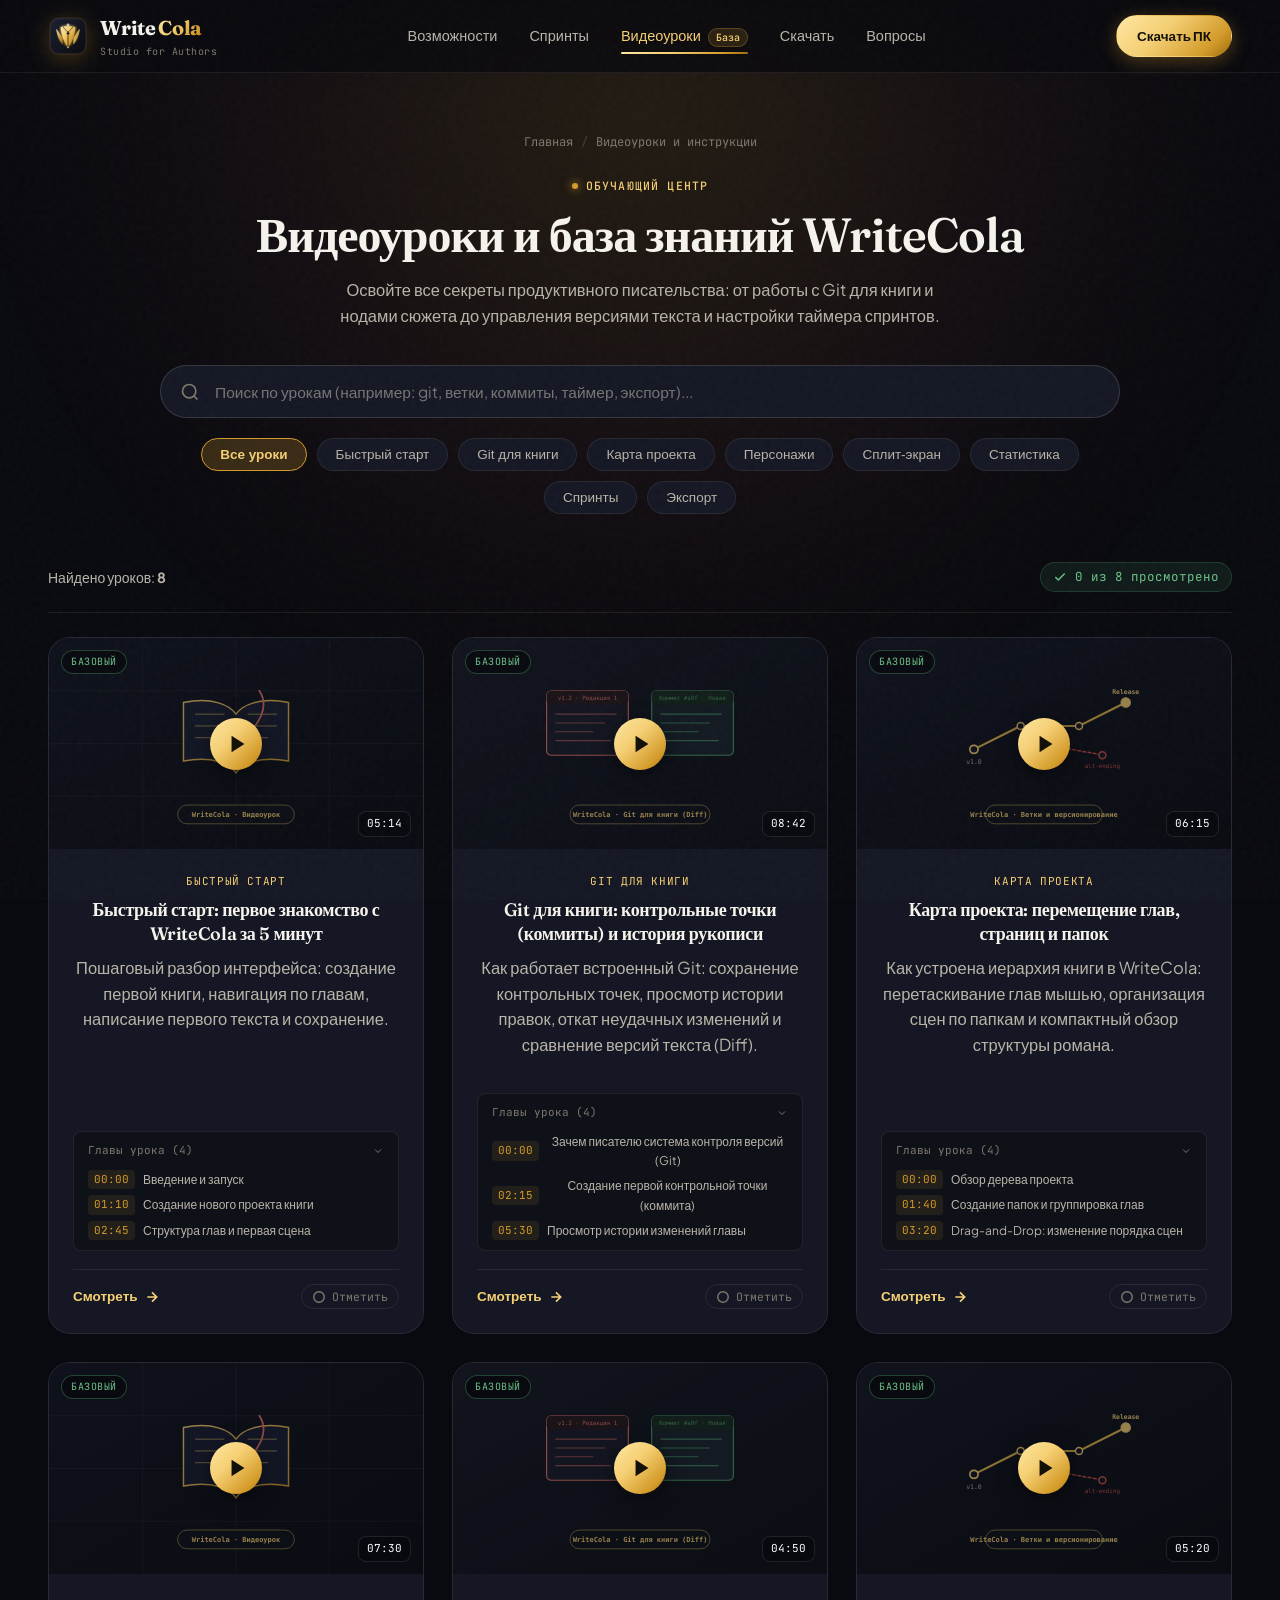
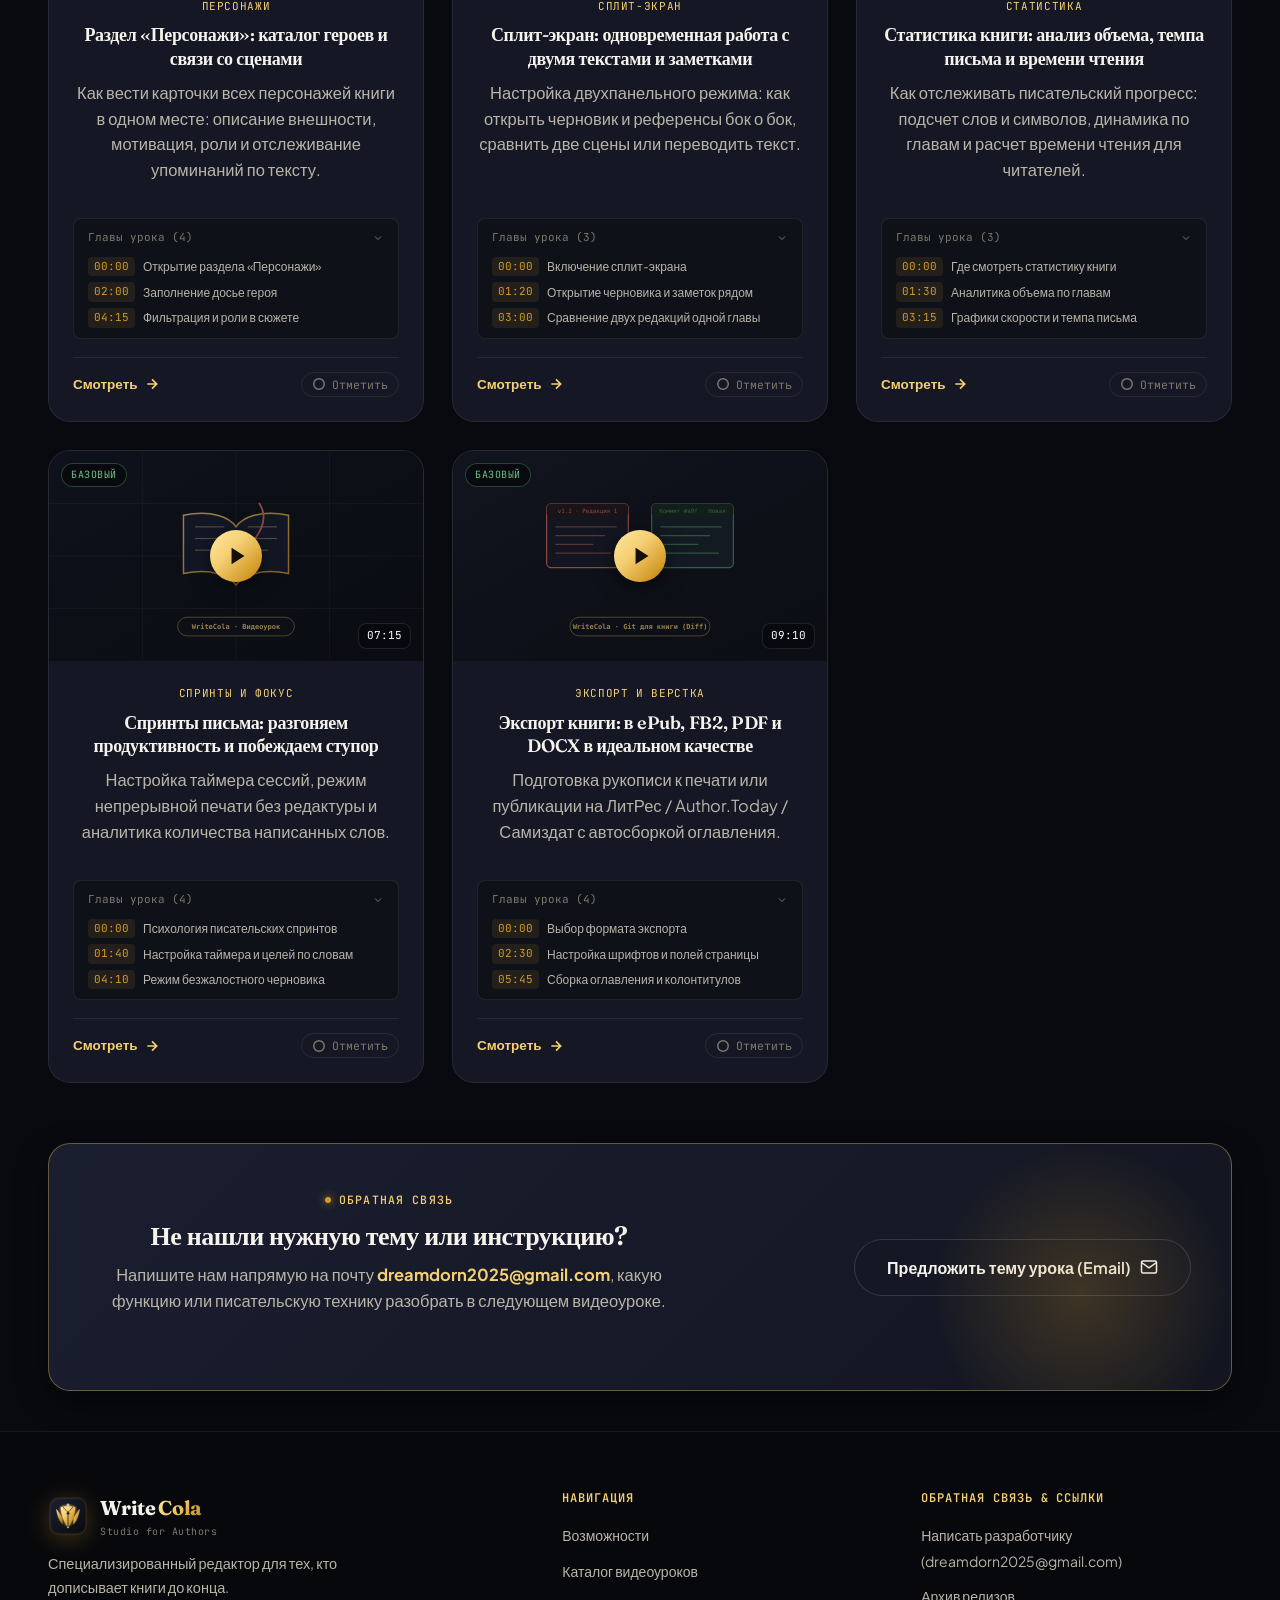
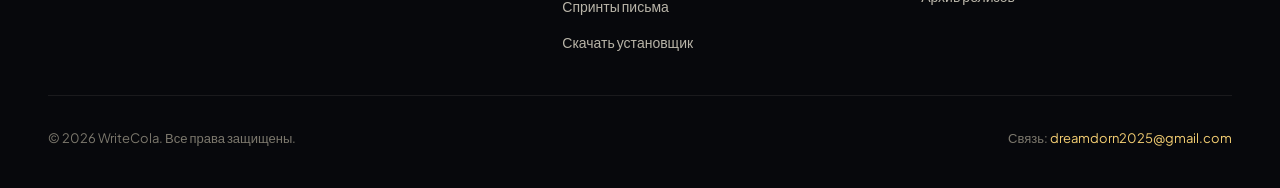
<file: tutorials.html>
<!DOCTYPE html>
<html lang="ru">
<head>
  <meta charset="UTF-8" />
  <meta name="viewport" content="width=device-width, initial-scale=1.0" />
  <title>Видеоуроки и база знаний WriteCola — Видео-гайды для авторов</title>
  <meta name="description" content="Полный каталог обучающих видеоуроков по WriteCola: быстрый старт, Git для книги, ветки и коммиты для рукописи, ноды сюжета, таймер спринтов, карточки персонажей и экспорт." />

  <!-- Google Fonts -->
  <link rel="preconnect" href="https://fonts.googleapis.com">
  <link rel="preconnect" href="https://fonts.gstatic.com" crossorigin>
  <link href="https://fonts.googleapis.com/css2?family=Fraunces:ital,opsz,wght@0,9..144,400;0,9..144,500;0,9..144,600;0,9..144,700;1,9..144,400&family=JetBrains+Mono:wght@400;500;600&family=Plus+Jakarta+Sans:wght@400;500;600;700&display=swap" rel="stylesheet">

  <!-- Favicon -->
  <link rel="icon" type="image/svg+xml" href="content/media/favicon.svg" />

  <!-- Stylesheets -->
  <link rel="stylesheet" href="css/style.css" />
  <link rel="stylesheet" href="css/tutorials.css" />
</head>
<body>

  <!-- Background Grain & Glow -->
  <div class="grain" aria-hidden="true"></div>
  <div class="ambient-glow" aria-hidden="true"></div>

  <!-- HEADER -->
  <header class="topbar">
    <div class="container topbar-inner">
      <a class="brand" href="index.html">
        <img src="content/media/logo.svg" alt="WriteCola Logo" class="brand-logo-img" width="40" height="40" />
        <div class="brand-text">
          <span class="brand-name">Write<span>Cola</span></span>
          <span class="brand-badge">Studio for Authors</span>
        </div>
      </a>

      <nav class="topnav" id="topnav-menu">
        <a href="index.html#features" class="topnav-link">Возможности</a>
        <a href="index.html#sprint-demo" class="topnav-link">Спринты</a>
        <a href="tutorials.html" class="topnav-link active">Видеоуроки <span class="nav-tag">База</span></a>
        <a href="index.html#download" class="topnav-link">Скачать</a>
        <a href="index.html#faq" class="topnav-link">Вопросы</a>
      </nav>

      <div class="topbar-actions">
        <a href="index.html#download" class="btn btn-primary" style="padding: 9px 20px; font-size: 13.5px;">Скачать ПК</a>
        <button class="mobile-toggle" aria-label="Открыть меню" aria-expanded="false">
          <span></span>
          <span></span>
          <span></span>
        </button>
      </div>
    </div>
  </header>

  <main id="main-content">

    <!-- TUTORIALS HUB HERO -->
    <section class="tutorials-hero">
      <div class="container">
        <div class="breadcrumbs">
          <a href="index.html">Главная</a>
          <span class="breadcrumbs-sep">/</span>
          <span>Видеоуроки и инструкции</span>
        </div>

        <div class="eyebrow">обучающий центр</div>
        <h1>Видеоуроки и база знаний WriteCola</h1>
        <p>
          Освойте все секреты продуктивного писательства: от работы с Git для книги и нодами сюжета до управления версиями текста и настройки таймера спринтов.
        </p>

        <!-- SEARCH & CONTROLS -->
        <div class="tutorials-controls">
          <div class="search-box-wrapper">
            <svg class="search-icon" viewBox="0 0 24 24" fill="none" stroke="currentColor" stroke-width="2"><circle cx="11" cy="11" r="8"/><line x1="21" y1="21" x2="16.65" y2="16.65"/></svg>
            <input 
              type="text" 
              id="tutorial-search-input" 
              class="tutorial-search-input" 
              placeholder="Поиск по урокам (например: git, ветки, коммиты, таймер, экспорт)..." 
              autocomplete="off"
            />
            <button id="clear-search-btn" class="clear-search-btn" title="Очистить поиск">✕</button>
          </div>

          <!-- Category filter pills -->
          <div class="category-filter-bar" id="category-filter-bar">
            <button class="filter-pill active" data-category="all">
              Все уроки
            </button>
            <button class="filter-pill" data-category="quickstart">
              Быстрый старт
            </button>
            <button class="filter-pill" data-category="versioning">
              Git для книги
            </button>
            <button class="filter-pill" data-category="structure">
              Карта проекта
            </button>
            <button class="filter-pill" data-category="characters">
              Персонажи
            </button>
            <button class="filter-pill" data-category="split">
              Сплит-экран
            </button>
            <button class="filter-pill" data-category="stats">
              Статистика
            </button>
            <button class="filter-pill" data-category="sprints">
              Спринты
            </button>
            <button class="filter-pill" data-category="export">
              Экспорт
            </button>
          </div>
        </div>

        <!-- COUNTER AND WATCHED PROGRESS BAR -->
        <div class="tutorials-meta-bar">
          <div>
            <span>Найдено уроков: <strong id="total-tutorials-count">8</strong></span>
          </div>

          <div class="watched-stats-badge">
            <svg width="14" height="14" viewBox="0 0 24 24" fill="none" stroke="currentColor" stroke-width="2.5"><polyline points="20 6 9 17 4 12"></polyline></svg>
            <span id="watched-stats-text">0 из 8 просмотрено</span>
          </div>
        </div>

        <!-- TUTORIALS GRID (Populated dynamically) -->
        <div id="tutorials-grid" class="tutorials-grid">
          <!-- Dynamic cards rendered by js/tutorials.js -->
        </div>

        <!-- EMPTY STATE -->
        <div id="tutorials-empty" class="tutorials-empty" hidden>
          <svg width="48" height="48" viewBox="0 0 24 24" fill="none" stroke="var(--text-dim)" stroke-width="1.5" style="margin: 0 auto 16px;"><circle cx="11" cy="11" r="8"/><line x1="21" y1="21" x2="16.65" y2="16.65"/><line x1="8" y1="11" x2="14" y2="11"/></svg>
          <h3>Уроки не найдены</h3>
          <p>Попробуйте изменить поисковый запрос или выбрать другую категорию в фильтре выше.</p>
          <button class="btn btn-secondary" onclick="document.querySelector('[data-category=all]').click(); document.getElementById('tutorial-search-input').value=''; document.getElementById('tutorial-search-input').dispatchEvent(new Event('input'));">
            Показать все уроки
          </button>
        </div>

        <!-- SUGGEST LESSON TOPIC BANNER -->
        <div class="hub-banner-cta" style="margin-top: 50px;">
          <div class="hub-banner-content">
            <div class="eyebrow" style="color: var(--gold-light);">обратная связь</div>
            <h3>Не нашли нужную тему или инструкцию?</h3>
            <p>Напишите нам напрямую на почту <strong style="color: var(--gold-light);">dreamdorn2025@gmail.com</strong>, какую функцию или писательскую технику разобрать в следующем видеоуроке.</p>
          </div>
          <a href="mailto:dreamdorn2025@gmail.com?subject=Предложение%20темы%20видеоурока%20WriteCola" class="btn btn-secondary btn-lg">
            Предложить тему урока (Email)
            <svg class="btn-icon" viewBox="0 0 24 24" fill="none" stroke="currentColor" stroke-width="2"><path d="M4 4h16c1.1 0 2 .9 2 2v12c0 1.1-.9 2-2 2H4c-1.1 0-2-.9-2-2V6c0-1.1.9-2 2-2z"/><polyline points="22,6 12,13 2,6"/></svg>
          </a>
        </div>

      </div>
    </section>

  </main>

  <!-- MODAL VIDEO PLAYER DIALOG -->
  <div id="video-modal" class="video-modal-backdrop" role="dialog" aria-modal="true" aria-labelledby="video-modal-title">
    <div class="video-modal-dialog">
      <div class="video-modal-header">
        <div id="video-modal-title" class="video-modal-title">Воспроизведение урока</div>
        <button id="video-modal-close" class="video-modal-close" aria-label="Закрыть плеер">✕</button>
      </div>

      <div id="video-modal-player-wrap" class="video-modal-player-wrap">
        <!-- iframe or video dynamically injected -->
      </div>

      <div class="video-modal-footer">
        <div id="video-modal-footer-content">
          <!-- Timestamps / chapters -->
        </div>
      </div>
    </div>
  </div>

  <!-- FOOTER -->
  <footer class="site-footer">
    <div class="container">
      <div class="footer-top">
        <div class="footer-brand">
          <div class="brand">
            <img src="content/media/logo.svg" alt="WriteCola Logo" class="brand-logo-img" width="36" height="36" />
            <div class="brand-text">
              <span class="brand-name">Write<span>Cola</span></span>
              <span class="brand-badge">Studio for Authors</span>
            </div>
          </div>
          <p>Специализированный редактор для тех, кто дописывает книги до конца.</p>
        </div>

        <div class="footer-nav-col">
          <h4>Навигация</h4>
          <ul class="footer-links">
            <li><a href="index.html#features">Возможности</a></li>
            <li><a href="tutorials.html">Каталог видеоуроков</a></li>
            <li><a href="index.html#sprint-demo">Спринты письма</a></li>
            <li><a href="index.html#download">Скачать установщик</a></li>
          </ul>
        </div>

        <div class="footer-nav-col">
          <h4>Обратная связь & Ссылки</h4>
          <ul class="footer-links">
            <li><a href="mailto:dreamdorn2025@gmail.com">Написать разработчику (dreamdorn2025@gmail.com)</a></li>
            <li><a href="https://github.com/dreamdorn2025-ctrl/writecola-site/releases" target="_blank" rel="noopener">Архив релизов</a></li>
           
          </ul>
        </div>
      </div>

      <div class="footer-bottom">
        <span>&copy; 2026 WriteCola. Все права защищены.</span>
        <span>Связь: <a href="mailto:dreamdorn2025@gmail.com" style="color: var(--gold-light);">dreamdorn2025@gmail.com</a></span>
      </div>
    </div>
  </footer>

  <!-- Scripts -->
  <script src="js/script.js"></script>
  <script src="js/tutorials.js"></script>
</body>
</html>
</file>
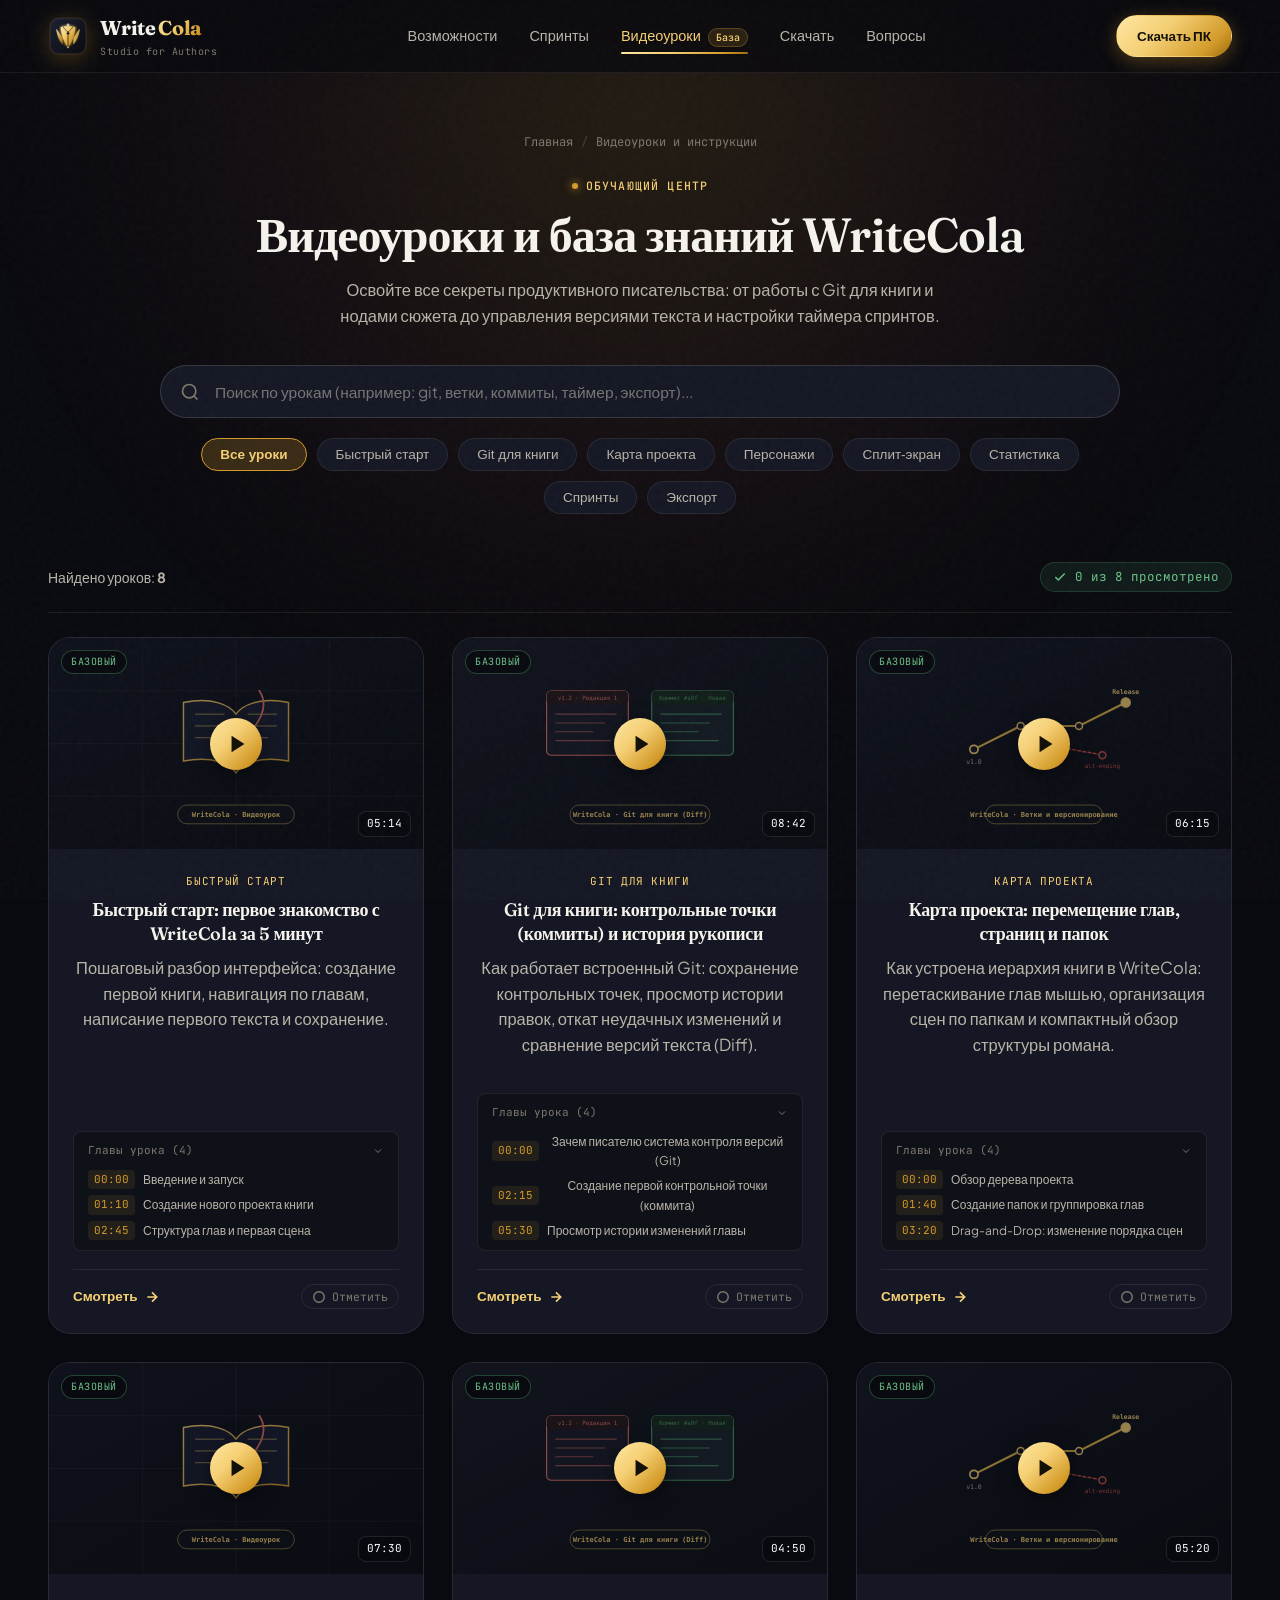
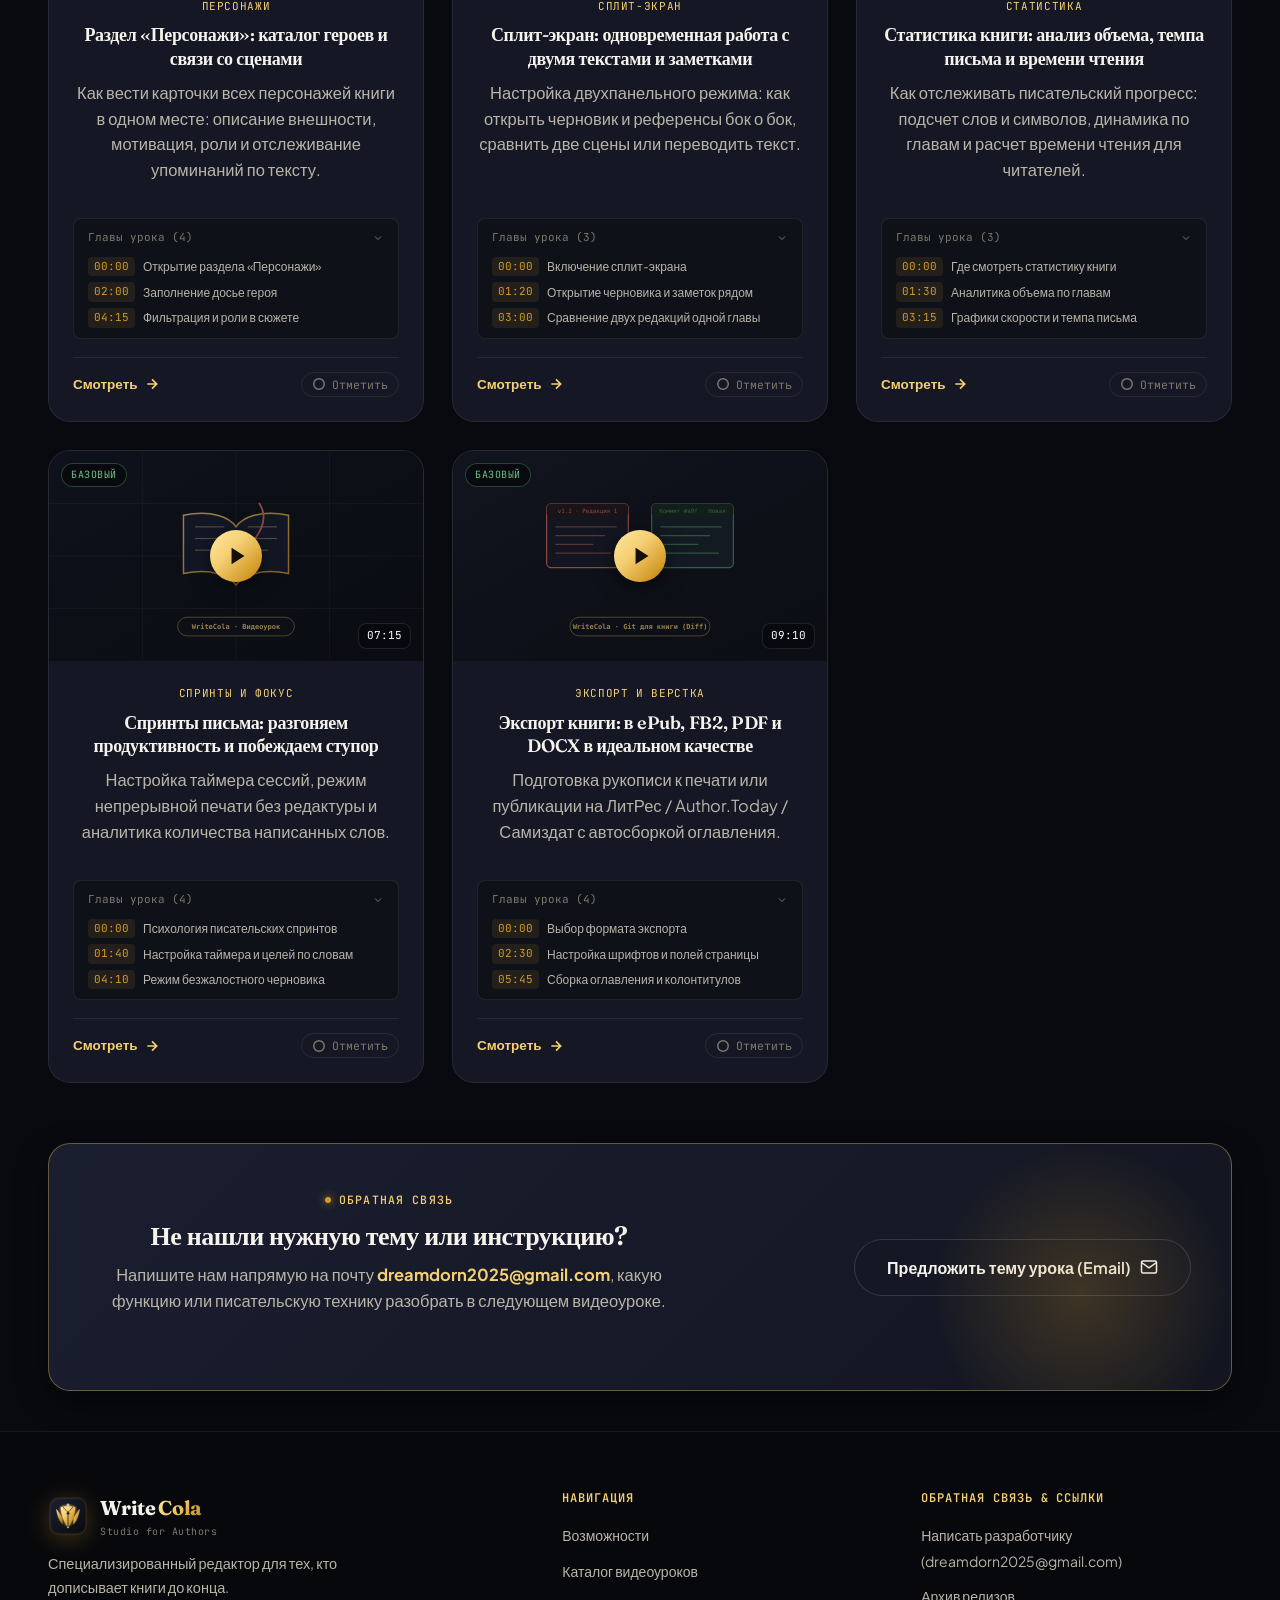
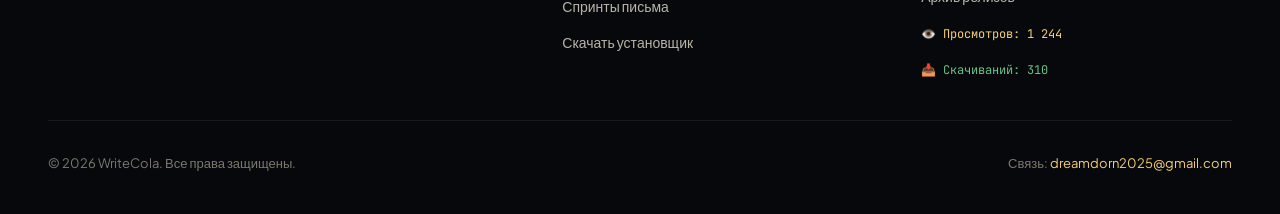
<file: writecola-site/site/tutorials.html>
<!DOCTYPE html>
<html lang="ru">
<head>
  <meta charset="UTF-8" />
  <meta name="viewport" content="width=device-width, initial-scale=1.0" />
  <title>Видеоуроки и база знаний WriteCola — Видео-гайды для авторов</title>
  <meta name="description" content="Полный каталог обучающих видеоуроков по WriteCola: быстрый старт, Git для книги, ветки и коммиты для рукописи, ноды сюжета, таймер спринтов, карточки персонажей и экспорт." />

  <!-- Google Fonts -->
  <link rel="preconnect" href="https://fonts.googleapis.com">
  <link rel="preconnect" href="https://fonts.gstatic.com" crossorigin>
  <link href="https://fonts.googleapis.com/css2?family=Fraunces:ital,opsz,wght@0,9..144,400;0,9..144,500;0,9..144,600;0,9..144,700;1,9..144,400&family=JetBrains+Mono:wght@400;500;600&family=Plus+Jakarta+Sans:wght@400;500;600;700&display=swap" rel="stylesheet">

  <!-- Favicon -->
  <link rel="icon" type="image/svg+xml" href="content/media/favicon.svg" />

  <!-- Stylesheets -->
  <link rel="stylesheet" href="css/style.css" />
  <link rel="stylesheet" href="css/tutorials.css" />
</head>
<body>

  <!-- Background Grain & Glow -->
  <div class="grain" aria-hidden="true"></div>
  <div class="ambient-glow" aria-hidden="true"></div>

  <!-- HEADER -->
  <header class="topbar">
    <div class="container topbar-inner">
      <a class="brand" href="index.html">
        <img src="content/media/logo.svg" alt="WriteCola Logo" class="brand-logo-img" width="40" height="40" />
        <div class="brand-text">
          <span class="brand-name">Write<span>Cola</span></span>
          <span class="brand-badge">Studio for Authors</span>
        </div>
      </a>

      <nav class="topnav" id="topnav-menu">
        <a href="index.html#features" class="topnav-link">Возможности</a>
        <a href="index.html#sprint-demo" class="topnav-link">Спринты</a>
        <a href="tutorials.html" class="topnav-link active">Видеоуроки <span class="nav-tag">База</span></a>
        <a href="index.html#download" class="topnav-link">Скачать</a>
        <a href="index.html#faq" class="topnav-link">Вопросы</a>
      </nav>

      <div class="topbar-actions">
        <a href="index.html#download" class="btn btn-primary" style="padding: 9px 20px; font-size: 13.5px;">Скачать ПК</a>
        <button class="mobile-toggle" aria-label="Открыть меню" aria-expanded="false">
          <span></span>
          <span></span>
          <span></span>
        </button>
      </div>
    </div>
  </header>

  <main id="main-content">

    <!-- TUTORIALS HUB HERO -->
    <section class="tutorials-hero">
      <div class="container">
        <div class="breadcrumbs">
          <a href="index.html">Главная</a>
          <span class="breadcrumbs-sep">/</span>
          <span>Видеоуроки и инструкции</span>
        </div>

        <div class="eyebrow">обучающий центр</div>
        <h1>Видеоуроки и база знаний WriteCola</h1>
        <p>
          Освойте все секреты продуктивного писательства: от работы с Git для книги и нодами сюжета до управления версиями текста и настройки таймера спринтов.
        </p>

        <!-- SEARCH & CONTROLS -->
        <div class="tutorials-controls">
          <div class="search-box-wrapper">
            <svg class="search-icon" viewBox="0 0 24 24" fill="none" stroke="currentColor" stroke-width="2"><circle cx="11" cy="11" r="8"/><line x1="21" y1="21" x2="16.65" y2="16.65"/></svg>
            <input 
              type="text" 
              id="tutorial-search-input" 
              class="tutorial-search-input" 
              placeholder="Поиск по урокам (например: git, ветки, коммиты, таймер, экспорт)..." 
              autocomplete="off"
            />
            <button id="clear-search-btn" class="clear-search-btn" title="Очистить поиск">✕</button>
          </div>

          <!-- Category filter pills -->
          <div class="category-filter-bar" id="category-filter-bar">
            <button class="filter-pill active" data-category="all">
              Все уроки
            </button>
            <button class="filter-pill" data-category="quickstart">
              Быстрый старт
            </button>
            <button class="filter-pill" data-category="versioning">
              Git для книги
            </button>
            <button class="filter-pill" data-category="structure">
              Карта проекта
            </button>
            <button class="filter-pill" data-category="characters">
              Персонажи
            </button>
            <button class="filter-pill" data-category="split">
              Сплит-экран
            </button>
            <button class="filter-pill" data-category="stats">
              Статистика
            </button>
            <button class="filter-pill" data-category="sprints">
              Спринты
            </button>
            <button class="filter-pill" data-category="export">
              Экспорт
            </button>
          </div>
        </div>

        <!-- COUNTER AND WATCHED PROGRESS BAR -->
        <div class="tutorials-meta-bar">
          <div>
            <span>Найдено уроков: <strong id="total-tutorials-count">8</strong></span>
          </div>

          <div class="watched-stats-badge">
            <svg width="14" height="14" viewBox="0 0 24 24" fill="none" stroke="currentColor" stroke-width="2.5"><polyline points="20 6 9 17 4 12"></polyline></svg>
            <span id="watched-stats-text">0 из 8 просмотрено</span>
          </div>
        </div>

        <!-- TUTORIALS GRID (Populated dynamically) -->
        <div id="tutorials-grid" class="tutorials-grid">
          <!-- Dynamic cards rendered by js/tutorials.js -->
        </div>

        <!-- EMPTY STATE -->
        <div id="tutorials-empty" class="tutorials-empty" hidden>
          <svg width="48" height="48" viewBox="0 0 24 24" fill="none" stroke="var(--text-dim)" stroke-width="1.5" style="margin: 0 auto 16px;"><circle cx="11" cy="11" r="8"/><line x1="21" y1="21" x2="16.65" y2="16.65"/><line x1="8" y1="11" x2="14" y2="11"/></svg>
          <h3>Уроки не найдены</h3>
          <p>Попробуйте изменить поисковый запрос или выбрать другую категорию в фильтре выше.</p>
          <button class="btn btn-secondary" onclick="document.querySelector('[data-category=all]').click(); document.getElementById('tutorial-search-input').value=''; document.getElementById('tutorial-search-input').dispatchEvent(new Event('input'));">
            Показать все уроки
          </button>
        </div>

        <!-- SUGGEST LESSON TOPIC BANNER -->
        <div class="hub-banner-cta" style="margin-top: 50px;">
          <div class="hub-banner-content">
            <div class="eyebrow" style="color: var(--gold-light);">обратная связь</div>
            <h3>Не нашли нужную тему или инструкцию?</h3>
            <p>Напишите нам напрямую на почту <strong style="color: var(--gold-light);">dreamdorn2025@gmail.com</strong>, какую функцию или писательскую технику разобрать в следующем видеоуроке.</p>
          </div>
          <a href="mailto:dreamdorn2025@gmail.com?subject=Предложение%20темы%20видеоурока%20WriteCola" class="btn btn-secondary btn-lg">
            Предложить тему урока (Email)
            <svg class="btn-icon" viewBox="0 0 24 24" fill="none" stroke="currentColor" stroke-width="2"><path d="M4 4h16c1.1 0 2 .9 2 2v12c0 1.1-.9 2-2 2H4c-1.1 0-2-.9-2-2V6c0-1.1.9-2 2-2z"/><polyline points="22,6 12,13 2,6"/></svg>
          </a>
        </div>

      </div>
    </section>

  </main>

  <!-- MODAL VIDEO PLAYER DIALOG -->
  <div id="video-modal" class="video-modal-backdrop" role="dialog" aria-modal="true" aria-labelledby="video-modal-title">
    <div class="video-modal-dialog">
      <div class="video-modal-header">
        <div id="video-modal-title" class="video-modal-title">Воспроизведение урока</div>
        <button id="video-modal-close" class="video-modal-close" aria-label="Закрыть плеер">✕</button>
      </div>

      <div id="video-modal-player-wrap" class="video-modal-player-wrap">
        <!-- iframe or video dynamically injected -->
      </div>

      <div class="video-modal-footer">
        <div id="video-modal-footer-content">
          <!-- Timestamps / chapters -->
        </div>
      </div>
    </div>
  </div>

  <!-- FOOTER -->
  <footer class="site-footer">
    <div class="container">
      <div class="footer-top">
        <div class="footer-brand">
          <div class="brand">
            <img src="content/media/logo.svg" alt="WriteCola Logo" class="brand-logo-img" width="36" height="36" />
            <div class="brand-text">
              <span class="brand-name">Write<span>Cola</span></span>
              <span class="brand-badge">Studio for Authors</span>
            </div>
          </div>
          <p>Специализированный редактор для тех, кто дописывает книги до конца.</p>
        </div>

        <div class="footer-nav-col">
          <h4>Навигация</h4>
          <ul class="footer-links">
            <li><a href="index.html#features">Возможности</a></li>
            <li><a href="tutorials.html">Каталог видеоуроков</a></li>
            <li><a href="index.html#sprint-demo">Спринты письма</a></li>
            <li><a href="index.html#download">Скачать установщик</a></li>
          </ul>
        </div>

        <div class="footer-nav-col">
          <h4>Обратная связь & Ссылки</h4>
          <ul class="footer-links">
            <li><a href="mailto:dreamdorn2025@gmail.com">Написать разработчику (dreamdorn2025@gmail.com)</a></li>
            <li><a href="https://github.com/dreamdorn2025-ctrl/writecola-site/releases" target="_blank" rel="noopener">Архив релизов</a></li>
            <li><span style="font-family: var(--font-mono); font-size: 12px; color: var(--gold-light);">👁️ Просмотров: <span id="footer-visits-count">1 240</span></span></li>
            <li><span style="font-family: var(--font-mono); font-size: 12px; color: var(--moss-light);">📥 Скачиваний: <span id="footer-downloads-count">310</span></span></li>
          </ul>
        </div>
      </div>

      <div class="footer-bottom">
        <span>&copy; 2026 WriteCola. Все права защищены.</span>
        <span>Связь: <a href="mailto:dreamdorn2025@gmail.com" style="color: var(--gold-light);">dreamdorn2025@gmail.com</a></span>
      </div>
    </div>
  </footer>

  <!-- Scripts -->
  <script src="js/script.js"></script>
  <script src="js/tutorials.js"></script>
</body>
</html>
</file>
<file: css/style.css>
/* ==========================================================================
   WriteCola Design System — Modern Literary Tech Theme
   ========================================================================== */

:root {
  /* Color Palette */
  --bg-deep: #090a0f;
  --bg-surface: #10121a;
  --bg-card: #151824;
  --bg-card-hover: #1c2130;
  --bg-glass: rgba(18, 21, 30, 0.72);
  --bg-glass-strong: rgba(22, 26, 38, 0.88);

  /* Literary Parchment & Accents */
  --paper: #f4eee2;
  --paper-dim: #e9e1d1;
  --paper-ink: #1c1917;
  --paper-ink-muted: #57534e;

  /* Text Colors */
  --text-hi: #f5f3ec;
  --text-mid: #b8b4a8;
  --text-dim: #7c786d;
  --text-faint: #4d4a41;

  /* Brand Accents */
  --gold: #d49b29;
  --gold-light: #f5cf73;
  --gold-glow: rgba(212, 155, 41, 0.22);
  --gold-gradient: linear-gradient(135deg, #ffe8a3 0%, #f5cf73 40%, #d49b29 80%, #9e6c0c 100%);

  --crimson: #c85046;
  --crimson-light: #e57368;
  --moss: #4e9c68;
  --moss-light: #6bc287;
  --azure: #3d88e8;
  --azure-light: #6ba7f7;

  /* Borders & Shadows */
  --border: rgba(244, 238, 226, 0.08);
  --border-medium: rgba(244, 238, 226, 0.14);
  --border-highlight: rgba(245, 207, 115, 0.35);
  --shadow-sm: 0 4px 12px rgba(0, 0, 0, 0.3);
  --shadow-md: 0 12px 32px rgba(0, 0, 0, 0.45);
  --shadow-lg: 0 20px 48px -10px rgba(0, 0, 0, 0.6);
  --shadow-glow: 0 0 35px var(--gold-glow);

  /* Radius */
  --radius-sm: 8px;
  --radius-md: 14px;
  --radius-lg: 22px;
  --radius-xl: 32px;
  --radius-full: 9999px;

  /* Fonts */
  --font-serif: "Fraunces", Georgia, "Times New Roman", serif;
  --font-sans: "Plus Jakarta Sans", "Inter", -apple-system, BlinkMacSystemFont, "Segoe UI", Roboto, sans-serif;
  --font-mono: "JetBrains Mono", ui-monospace, SFMono-Regular, Menlo, monospace;

  /* Transitions */
  --trans-fast: 0.18s cubic-bezier(0.16, 1, 0.3, 1);
  --trans-normal: 0.3s cubic-bezier(0.16, 1, 0.3, 1);
}

/* Reset & Base */
*,
*::before,
*::after {
  box-sizing: border-box;
  margin: 0;
  padding: 0;
}

html {
  scroll-behavior: smooth;
  color-scheme: dark;
}

body {
  background-color: var(--bg-deep);
  color: var(--text-hi);
  font-family: var(--font-sans);
  line-height: 1.6;
  -webkit-font-smoothing: antialiased;
  -moz-osx-font-smoothing: grayscale;
  overflow-x: hidden;
  position: relative;
}

::selection {
  background: var(--gold-glow);
  color: var(--gold-light);
}

/* Grain Overlay */
.grain {
  position: fixed;
  inset: 0;
  pointer-events: none;
  z-index: 999;
  opacity: 0.028;
  background-image: url("data:image/svg+xml,%3Csvg viewBox='0 0 200 200' xmlns='http://www.w3.org/2000/svg'%3E%3Cfilter id='noiseFilter'%3E%3CfeTurbulence type='fractalNoise' baseFrequency='0.85' numOctaves='3' stitchTiles='stitch'/%3E%3C/filter%3E%3Crect width='100%25' height='100%25' filter='url(%23noiseFilter)'/%3E%3C/svg%3E");
}

/* Ambient Background Lights */
.ambient-glow {
  position: absolute;
  top: 0;
  left: 50%;
  transform: translateX(-50%);
  width: 100%;
  max-width: 1400px;
  height: 650px;
  pointer-events: none;
  z-index: 0;
  background: radial-gradient(circle at 50% 15%, rgba(212, 155, 41, 0.14) 0%, rgba(199, 80, 70, 0.06) 45%, transparent 75%);
  filter: blur(50px);
}

a {
  color: inherit;
  text-decoration: none;
  transition: color var(--trans-fast);
}

img {
  max-width: 100%;
  height: auto;
  display: block;
}

/* Typography Helpers */
h1,
h2,
h3,
h4 {
  font-family: var(--font-serif);
  font-weight: 600;
  line-height: 1.15;
  color: var(--text-hi);
  letter-spacing: -0.02em;
}

em {
  font-style: italic;
  color: var(--gold-light);
  font-weight: 400;
}

.eyebrow {
  display: inline-flex;
  align-items: center;
  gap: 8px;
  font-family: var(--font-mono);
  font-size: 11.5px;
  font-weight: 500;
  letter-spacing: 0.1em;
  text-transform: uppercase;
  color: var(--gold-light);
  margin-bottom: 12px;
}

.eyebrow::before {
  content: "";
  display: inline-block;
  width: 6px;
  height: 6px;
  border-radius: 50%;
  background: var(--gold);
  box-shadow: 0 0 8px var(--gold);
}

.section-head {
  text-align: center;
  max-width: 720px;
  margin: 0 auto 52px;
}

.section-head h2 {
  font-size: clamp(28px, 4vw, 42px);
  margin-bottom: 14px;
}

.section-sub {
  font-size: 16.5px;
  color: var(--text-mid);
  line-height: 1.6;
}

/* Containers & Layout */
.container {
  width: 100%;
  max-width: 1240px;
  margin: 0 auto;
  padding: 0 28px;
  position: relative;
  z-index: 2;
}

section {
  padding: 90px 0;
  position: relative;
  z-index: 2;
}

@media (max-width: 768px) {
  section {
    padding: 60px 0;
  }

  .container {
    padding: 0 18px;
  }
}

/* ==========================================================================
   Header & Topbar
   ========================================================================== */

.topbar {
  position: sticky;
  top: 0;
  z-index: 100;
  background: rgba(9, 10, 15, 0.78);
  backdrop-filter: blur(18px);
  -webkit-backdrop-filter: blur(18px);
  border-bottom: 1px solid var(--border);
  transition: background var(--trans-normal), border var(--trans-normal);
}

.topbar.scrolled {
  background: rgba(9, 10, 15, 0.92);
  border-bottom-color: var(--border-medium);
  box-shadow: var(--shadow-sm);
}

.topbar-inner {
  display: flex;
  align-items: center;
  justify-content: space-between;
  height: 72px;
}

/* Brand & Cool Logo */
.brand {
  display: flex;
  align-items: center;
  gap: 12px;
  user-select: none;
}

.brand-logo-img {
  width: 40px;
  height: 40px;
  border-radius: 10px;
  flex-shrink: 0;
  transition: transform var(--trans-fast), filter var(--trans-fast);
  filter: drop-shadow(0 4px 12px rgba(212, 155, 41, 0.3));
}

.brand:hover .brand-logo-img {
  transform: translateY(-2px) rotate(-3deg) scale(1.08);
  filter: drop-shadow(0 6px 18px rgba(212, 155, 41, 0.55));
}

.brand-text {
  display: flex;
  flex-direction: column;
}

.brand-name {
  font-family: var(--font-serif);
  font-weight: 700;
  font-size: 20px;
  color: var(--text-hi);
  letter-spacing: -0.01em;
  display: flex;
  align-items: center;
  gap: 2px;
}

.brand-name span {
  background: var(--gold-gradient);
  -webkit-background-clip: text;
  -webkit-text-fill-color: transparent;
}

.brand-badge {
  font-family: var(--font-mono);
  font-size: 10px;
  color: var(--text-dim);
  letter-spacing: 0.05em;
}

/* Nav */
.topnav {
  display: flex;
  align-items: center;
  gap: 32px;
}

.topnav-link {
  font-size: 14.5px;
  font-weight: 500;
  color: var(--text-mid);
  position: relative;
  padding: 6px 0;
}

.topnav-link:hover {
  color: var(--text-hi);
}

.topnav-link.active {
  color: var(--gold-light);
}

.topnav-link.active::after {
  content: "";
  position: absolute;
  bottom: 0;
  left: 0;
  width: 100%;
  height: 2px;
  background: var(--gold-gradient);
  border-radius: var(--radius-full);
}

.nav-tag {
  font-family: var(--font-mono);
  font-size: 10px;
  background: rgba(212, 155, 41, 0.15);
  color: var(--gold-light);
  padding: 2px 7px;
  border-radius: var(--radius-full);
  margin-left: 4px;
  border: 1px solid rgba(212, 155, 41, 0.3);
}

.topbar-actions {
  display: flex;
  align-items: center;
  gap: 14px;
}

/* Mobile Toggle */
.mobile-toggle {
  display: none;
  flex-direction: column;
  justify-content: center;
  gap: 5px;
  width: 40px;
  height: 40px;
  background: transparent;
  border: 1px solid var(--border);
  border-radius: var(--radius-sm);
  cursor: pointer;
  padding: 8px;
}

.mobile-toggle span {
  display: block;
  height: 2px;
  width: 100%;
  background: var(--text-hi);
  border-radius: 2px;
  transition: transform var(--trans-fast), opacity var(--trans-fast);
}

@media (max-width: 900px) {
  .topnav {
    position: fixed;
    top: 72px;
    left: 0;
    width: 100%;
    background: rgba(14, 16, 24, 0.98);
    backdrop-filter: blur(20px);
    border-bottom: 1px solid var(--border-medium);
    flex-direction: column;
    align-items: flex-start;
    padding: 24px 28px;
    gap: 18px;
    transform: translateY(-120%);
    transition: transform var(--trans-normal);
    opacity: 0;
    pointer-events: none;
  }

  .topnav.open {
    transform: translateY(0);
    opacity: 1;
    pointer-events: auto;
  }

  .mobile-toggle {
    display: flex;
  }
}

/* ==========================================================================
   Buttons & Micro-interactions
   ========================================================================== */

.btn {
  display: inline-flex;
  align-items: center;
  justify-content: center;
  gap: 9px;
  padding: 12px 24px;
  font-size: 14.5px;
  font-weight: 600;
  font-family: var(--font-sans);
  border-radius: var(--radius-full);
  border: 1px solid transparent;
  cursor: pointer;
  transition: transform var(--trans-fast), box-shadow var(--trans-fast), background var(--trans-fast), border-color var(--trans-fast);
  white-space: nowrap;
}

.btn:active {
  transform: scale(0.97);
}

.btn-primary {
  background: var(--gold-gradient);
  color: #121008;
  box-shadow: 0 4px 18px rgba(212, 155, 41, 0.35);
}

.btn-primary:hover {
  box-shadow: 0 6px 26px rgba(212, 155, 41, 0.55);
  transform: translateY(-1px);
}

.btn-secondary {
  background: var(--bg-card);
  color: var(--text-hi);
  border-color: var(--border-medium);
}

.btn-secondary:hover {
  background: var(--bg-card-hover);
  border-color: var(--border-highlight);
  color: var(--gold-light);
  transform: translateY(-1px);
}

.btn-outline {
  background: transparent;
  color: var(--text-hi);
  border-color: var(--border-medium);
}

.btn-outline:hover {
  background: rgba(255, 255, 255, 0.05);
  border-color: var(--text-mid);
}

.btn-ghost {
  background: transparent;
  color: var(--text-mid);
  padding: 8px 16px;
}

.btn-ghost:hover {
  color: var(--text-hi);
  background: rgba(255, 255, 255, 0.04);
}

.btn-lg {
  padding: 15px 32px;
  font-size: 16px;
}

.btn-icon {
  width: 18px;
  height: 18px;
  flex-shrink: 0;
}

/* ==========================================================================
   Hero Section
   ========================================================================== */

.hero {
  padding: 80px 0 100px;
  overflow: hidden;
}

.hero-grid {
  display: grid;
  grid-template-columns: 1.15fr 0.85fr;
  gap: 56px;
  align-items: center;
}

.hero-badge {
  display: inline-flex;
  align-items: center;
  gap: 8px;
  padding: 6px 16px;
  background: rgba(212, 155, 41, 0.1);
  border: 1px solid rgba(212, 155, 41, 0.25);
  border-radius: var(--radius-full);
  font-size: 13px;
  color: var(--gold-light);
  margin-bottom: 24px;
}

.hero-badge .pulse-dot {
  width: 8px;
  height: 8px;
  background: var(--gold);
  border-radius: 50%;
  box-shadow: 0 0 8px var(--gold);
  animation: pulseDot 2s infinite ease-in-out;
}

@keyframes pulseDot {

  0%,
  100% {
    opacity: 1;
    transform: scale(1);
  }

  50% {
    opacity: 0.4;
    transform: scale(0.7);
  }
}

.hero h1 {
  font-size: clamp(38px, 4.8vw, 58px);
  line-height: 1.08;
  margin-bottom: 24px;
}

.hero-lead {
  font-size: 17.5px;
  color: var(--text-mid);
  line-height: 1.65;
  max-width: 540px;
  margin-bottom: 36px;
}

.hero-actions {
  display: flex;
  align-items: center;
  gap: 16px;
  flex-wrap: wrap;
  margin-bottom: 24px;
}

.hero-meta {
  display: flex;
  align-items: center;
  gap: 20px;
  font-family: var(--font-mono);
  font-size: 12.5px;
  color: var(--text-dim);
}

.hero-meta span {
  display: flex;
  align-items: center;
  gap: 6px;
}

/* Hero Visual & Interactive Tree */
.hero-visual {
  position: relative;
  display: flex;
  justify-content: center;
}

.branch-visual-card {
  width: 100%;
  max-width: 480px;
  background: var(--bg-card);
  border: 1px solid var(--border-medium);
  border-radius: var(--radius-lg);
  padding: 24px;
  box-shadow: var(--shadow-lg);
  position: relative;
  overflow: hidden;
}

.branch-card-header {
  display: flex;
  align-items: center;
  justify-content: space-between;
  padding-bottom: 16px;
  border-bottom: 1px solid var(--border);
  margin-bottom: 20px;
}

.branch-card-title {
  font-family: var(--font-mono);
  font-size: 12px;
  color: var(--text-mid);
  display: flex;
  align-items: center;
  gap: 8px;
}

.branch-card-dots {
  display: flex;
  gap: 6px;
}

.branch-card-dots span {
  width: 8px;
  height: 8px;
  border-radius: 50%;
  background: var(--border-medium);
}

.branch-svg {
  width: 100%;
  height: auto;
  overflow: visible;
}

.ba-bg-box {
  fill: #191c28;
  stroke: var(--border-medium);
}

.ba-text-dim {
  fill: var(--text-dim);
  font-family: var(--font-mono);
  font-size: 11px;
}

.ba-text-bright {
  fill: var(--text-hi);
  font-family: var(--font-mono);
  font-size: 11px;
  font-weight: bold;
}

.ba-branch {
  stroke-width: 2.5;
  fill: none;
  stroke-linecap: round;
  transition: stroke 0.3s;
}

.ba-b-main {
  stroke: var(--gold);
}

.ba-b-alt {
  stroke: var(--crimson);
  stroke-dasharray: 4, 3;
}

.ba-b-draft {
  stroke: var(--moss);
}

.ba-node {
  stroke-width: 3;
  cursor: pointer;
  transition: transform 0.2s, fill 0.2s, r 0.2s;
}

.ba-node:hover {
  transform: scale(1.3);
  transform-origin: center;
}

.ba-node-root {
  stroke: var(--gold);
  fill: var(--bg-card);
}

.ba-node-alt {
  stroke: var(--crimson);
  fill: var(--bg-card);
}

.ba-node-draft {
  stroke: var(--moss);
  fill: var(--bg-card);
}

.ba-node-final {
  stroke: var(--gold-light);
  fill: var(--gold-light);
}

/* Interactive Node Info Box */
.tree-info-box {
  margin-top: 18px;
  padding: 12px 16px;
  background: rgba(9, 10, 15, 0.6);
  border: 1px solid var(--border);
  border-radius: var(--radius-sm);
  font-family: var(--font-mono);
  font-size: 12px;
  color: var(--text-mid);
  display: flex;
  align-items: center;
  justify-content: space-between;
}

.tree-info-box strong {
  color: var(--gold-light);
}

@media (max-width: 992px) {
  .hero-grid {
    grid-template-columns: 1fr;
    gap: 48px;
  }

  .hero-lead {
    max-width: 100%;
  }
}

/* ==========================================================================
   Stats / Ticker
   ========================================================================== */

.stats-bar {
  padding: 30px 0;
  border-top: 1px solid var(--border);
  border-bottom: 1px solid var(--border);
  background: rgba(16, 18, 26, 0.4);
}

.stats-grid {
  display: grid;
  grid-template-columns: repeat(4, 1fr);
  gap: 24px;
}

.stat-item {
  display: flex;
  flex-direction: column;
  gap: 4px;
  text-align: center;
}

.stat-num {
  font-family: var(--font-serif);
  font-size: 28px;
  font-weight: 700;
  color: var(--gold-light);
}

.stat-label {
  font-size: 13.5px;
  color: var(--text-mid);
}

@media (max-width: 768px) {
  .stats-grid {
    grid-template-columns: repeat(2, 1fr);
    gap: 20px;
  }
}

/* ==========================================================================
   Features Section
   ========================================================================== */

.feature-grid {
  display: grid;
  grid-template-columns: repeat(4, 1fr);
  gap: 20px;
}

.feature-card {
  background: var(--bg-card);
  border: 1px solid var(--border);
  border-radius: var(--radius-lg);
  padding: 28px 24px;
  display: flex;
  flex-direction: column;
  transition: transform var(--trans-fast), border-color var(--trans-fast), box-shadow var(--trans-fast);
  position: relative;
  overflow: hidden;
}

.feature-card:hover {
  transform: translateY(-4px);
  border-color: var(--border-medium);
  box-shadow: var(--shadow-md);
}

.feature-icon-wrapper {
  width: 46px;
  height: 46px;
  border-radius: var(--radius-md);
  background: rgba(244, 238, 226, 0.05);
  border: 1px solid var(--border);
  display: grid;
  place-items: center;
  margin-bottom: 18px;
  color: var(--gold-light);
  transition: background var(--trans-fast), transform var(--trans-fast);
}

.feature-card:hover .feature-icon-wrapper {
  background: rgba(212, 155, 41, 0.15);
  border-color: rgba(212, 155, 41, 0.4);
  transform: scale(1.05);
}

.feature-card h3 {
  font-size: 19px;
  margin-bottom: 10px;
}

.feature-card p {
  font-size: 14px;
  color: var(--text-mid);
  line-height: 1.55;
}

/* Featured / Signature Card */
.feature-card--signature {
  background: linear-gradient(160deg, #1d2133 0%, #131622 100%);
  border-color: rgba(212, 155, 41, 0.35);
  box-shadow: 0 8px 30px rgba(0, 0, 0, 0.4);
}

.feature-card--signature h3 {
  color: var(--gold-light);
}

.feature-pill {
  position: absolute;
  top: 18px;
  right: 18px;
  font-family: var(--font-mono);
  font-size: 10px;
  text-transform: uppercase;
  letter-spacing: 0.06em;
  background: rgba(212, 155, 41, 0.15);
  color: var(--gold-light);
  border: 1px solid rgba(212, 155, 41, 0.35);
  padding: 2px 8px;
  border-radius: var(--radius-full);
}

@media (max-width: 1100px) {
  .feature-grid {
    grid-template-columns: repeat(2, 1fr);
  }
}

@media (max-width: 640px) {
  .feature-grid {
    grid-template-columns: 1fr;
  }
}

/* ==========================================================================
   Interactive Sprint Simulator
   ========================================================================== */

.sprint-demo-section {
  background: radial-gradient(circle at 50% 50%, rgba(21, 24, 36, 0.8) 0%, var(--bg-deep) 100%);
}

.sprint-demo-container {
  max-width: 860px;
  margin: 0 auto;
  background: var(--bg-surface);
  border: 1px solid var(--border-medium);
  border-radius: var(--radius-lg);
  overflow: hidden;
  box-shadow: var(--shadow-lg);
}

.sprint-demo-header {
  display: flex;
  align-items: center;
  justify-content: space-between;
  padding: 16px 24px;
  background: var(--bg-card);
  border-bottom: 1px solid var(--border);
}

.sprint-timer-display {
  display: flex;
  align-items: center;
  gap: 10px;
  font-family: var(--font-mono);
  font-size: 20px;
  font-weight: 700;
  color: var(--gold-light);
}

.sprint-timer-btn {
  padding: 6px 14px;
  font-size: 13px;
}

.sprint-stats-live {
  display: flex;
  gap: 20px;
  font-family: var(--font-mono);
  font-size: 13px;
  color: var(--text-mid);
}

.sprint-stats-live strong {
  color: var(--text-hi);
}

.sprint-demo-body {
  padding: 24px;
}

.sprint-textarea {
  width: 100%;
  min-height: 140px;
  background: transparent;
  border: none;
  outline: none;
  color: var(--text-hi);
  font-family: var(--font-serif);
  font-size: 18px;
  line-height: 1.7;
  resize: vertical;
}

.sprint-textarea::placeholder {
  color: var(--text-faint);
  font-style: italic;
}

.sprint-demo-footer {
  padding: 12px 24px;
  background: rgba(9, 10, 15, 0.5);
  border-top: 1px solid var(--border);
  display: flex;
  align-items: center;
  justify-content: space-between;
  font-size: 12.5px;
  color: var(--text-dim);
}

/* ==========================================================================
   Featured Tutorials on Homepage
   ========================================================================== */

.featured-tutorials-section {
  position: relative;
}

.tutorials-preview-grid {
  display: grid;
  grid-template-columns: repeat(3, 1fr);
  gap: 24px;
  margin-bottom: 40px;
}

@media (max-width: 992px) {
  .tutorials-preview-grid {
    grid-template-columns: repeat(2, 1fr);
  }
}

@media (max-width: 640px) {
  .tutorials-preview-grid {
    grid-template-columns: 1fr;
  }
}

.hub-banner-cta {
  background: linear-gradient(135deg, rgba(29, 33, 51, 0.9) 0%, rgba(20, 23, 34, 0.95) 100%);
  border: 1px solid var(--border-highlight);
  border-radius: var(--radius-lg);
  padding: 40px;
  display: flex;
  align-items: center;
  justify-content: space-between;
  gap: 32px;
  box-shadow: var(--shadow-md);
  position: relative;
  overflow: hidden;
}

.hub-banner-cta::before {
  content: "";
  position: absolute;
  top: 0;
  right: 0;
  width: 300px;
  height: 300px;
  background: radial-gradient(circle, var(--gold-glow) 0%, transparent 70%);
  pointer-events: none;
}

.hub-banner-content h3 {
  font-size: 26px;
  margin-bottom: 10px;
}

.hub-banner-content p {
  color: var(--text-mid);
  font-size: 15.5px;
  max-width: 560px;
}

@media (max-width: 768px) {
  .hub-banner-cta {
    flex-direction: column;
    align-items: flex-start;
    padding: 28px 24px;
  }
}

/* ==========================================================================
   Download Hub
   ========================================================================== */

.download-hub {
  position: relative;
}

.download-box {
  background: linear-gradient(145deg, #181c2b 0%, #10121b 100%);
  border: 1px solid var(--border-medium);
  border-radius: var(--radius-xl);
  padding: 56px 48px;
  display: grid;
  grid-template-columns: 1.25fr 0.75fr;
  gap: 48px;
  align-items: center;
  box-shadow: var(--shadow-lg);
  position: relative;
  overflow: hidden;
}

.download-box::after {
  content: "";
  position: absolute;
  top: -50%;
  left: -50%;
  width: 200%;
  height: 200%;
  background: radial-gradient(circle at center, rgba(212, 155, 41, 0.05) 0%, transparent 60%);
  pointer-events: none;
}

.download-info h2 {
  font-size: 36px;
  margin-bottom: 14px;
}

.download-desc {
  color: var(--text-mid);
  font-size: 16px;
  line-height: 1.65;
  margin-bottom: 28px;
  max-width: 540px;
}

.download-meta-list {
  display: flex;
  gap: 32px;
  flex-wrap: wrap;
  margin-bottom: 20px;
}

.download-meta-item {
  display: flex;
  flex-direction: column;
  gap: 4px;
}

.download-meta-item dt {
  font-family: var(--font-mono);
  font-size: 11px;
  text-transform: uppercase;
  letter-spacing: 0.08em;
  color: var(--text-dim);
}

.download-meta-item dd {
  font-size: 16px;
  font-weight: 600;
  color: var(--text-hi);
}

.download-action-column {
  display: flex;
  flex-direction: column;
  gap: 16px;
  align-items: center;
  text-align: center;
}

.download-security-note {
  font-size: 12.5px;
  color: var(--text-dim);
  display: flex;
  align-items: center;
  gap: 6px;
}

@media (max-width: 860px) {
  .download-box {
    grid-template-columns: 1fr;
    padding: 36px 24px;
    gap: 32px;
  }
}

/* ==========================================================================
   FAQ Section
   ========================================================================== */

.faq-list {
  max-width: 820px;
  margin: 0 auto;
  display: flex;
  flex-direction: column;
  gap: 16px;
}

.faq-item {
  background: var(--bg-card);
  border: 1px solid var(--border);
  border-radius: var(--radius-md);
  overflow: hidden;
  transition: border-color var(--trans-fast);
}

.faq-item.open {
  border-color: var(--border-medium);
}

.faq-question {
  width: 100%;
  padding: 20px 24px;
  background: transparent;
  border: none;
  color: var(--text-hi);
  font-family: var(--font-serif);
  font-size: 18px;
  font-weight: 600;
  text-align: left;
  display: flex;
  justify-content: space-between;
  align-items: center;
  cursor: pointer;
}

.faq-icon {
  width: 20px;
  height: 20px;
  flex-shrink: 0;
  transition: transform var(--trans-normal);
  color: var(--gold-light);
}

.faq-item.open .faq-icon {
  transform: rotate(180deg);
}

.faq-answer {
  max-height: 0;
  overflow: hidden;
  transition: max-height 0.35s cubic-bezier(0.16, 1, 0.3, 1), padding 0.35s;
  padding: 0 24px;
  color: var(--text-mid);
  font-size: 15px;
  line-height: 1.65;
}

.faq-item.open .faq-answer {
  max-height: 300px;
  padding-bottom: 22px;
}

/* ==========================================================================
   Footer
   ========================================================================== */

.site-footer {
  border-top: 1px solid var(--border);
  background: #07080c;
  padding: 60px 0 40px;
  position: relative;
  z-index: 2;
}

.footer-top {
  display: grid;
  grid-template-columns: 1.5fr 1fr 1fr;
  gap: 48px;
  padding-bottom: 40px;
  border-bottom: 1px solid var(--border);
  margin-bottom: 32px;
}

.footer-brand p {
  color: var(--text-mid);
  font-size: 14.5px;
  margin-top: 12px;
  max-width: 320px;
}

.footer-nav-col h4 {
  font-family: var(--font-mono);
  font-size: 12px;
  text-transform: uppercase;
  letter-spacing: 0.08em;
  color: var(--gold-light);
  margin-bottom: 16px;
}

.footer-links {
  list-style: none;
  display: flex;
  flex-direction: column;
  gap: 10px;
}

.footer-links a {
  font-size: 14px;
  color: var(--text-mid);
}

.footer-links a:hover {
  color: var(--text-hi);
}

.footer-bottom {
  display: flex;
  align-items: center;
  justify-content: space-between;
  font-size: 13px;
  color: var(--text-dim);
  flex-wrap: wrap;
  gap: 16px;
}

@media (max-width: 768px) {
  .footer-top {
    grid-template-columns: 1fr;
    gap: 32px;
  }
}
</file>
<file: css/tutorials.css>
/* ==========================================================================
   WriteCola Tutorials & Video Lessons Hub CSS
   ========================================================================== */

/* Tutorials Page Hero */
.tutorials-hero {
  padding: 60px 0 40px;
  text-align: center;
}

.breadcrumbs {
  display: flex;
  align-items: center;
  justify-content: center;
  gap: 8px;
  font-family: var(--font-mono);
  font-size: 12px;
  color: var(--text-dim);
  margin-bottom: 18px;
}

.breadcrumbs a:hover {
  color: var(--gold-light);
}

.breadcrumbs-sep {
  opacity: 0.4;
}

.tutorials-hero h1 {
  font-size: clamp(32px, 4.5vw, 48px);
  margin-bottom: 14px;
}

.tutorials-hero p {
  font-size: 16.5px;
  color: var(--text-mid);
  max-width: 600px;
  margin: 0 auto 36px;
}

/* Search & Filter Bar */
.tutorials-controls {
  max-width: 960px;
  margin: 0 auto 48px;
  display: flex;
  flex-direction: column;
  gap: 20px;
}

.search-box-wrapper {
  position: relative;
  width: 100%;
}

.search-icon {
  position: absolute;
  left: 20px;
  top: 50%;
  transform: translateY(-50%);
  width: 20px;
  height: 20px;
  color: var(--text-dim);
  pointer-events: none;
  transition: color var(--trans-fast);
}

.tutorial-search-input {
  width: 100%;
  padding: 16px 20px 16px 54px;
  background: var(--bg-card);
  border: 1px solid var(--border-medium);
  border-radius: var(--radius-full);
  color: var(--text-hi);
  font-family: var(--font-sans);
  font-size: 15.5px;
  outline: none;
  transition: border-color var(--trans-fast), box-shadow var(--trans-fast);
}

.tutorial-search-input:focus {
  border-color: var(--gold);
  box-shadow: 0 0 20px var(--gold-glow);
}

.tutorial-search-input:focus + .search-icon {
  color: var(--gold-light);
}

.clear-search-btn {
  position: absolute;
  right: 18px;
  top: 50%;
  transform: translateY(-50%);
  background: transparent;
  border: none;
  color: var(--text-dim);
  cursor: pointer;
  padding: 4px;
  display: none;
}

.clear-search-btn:hover {
  color: var(--text-hi);
}

/* Category Filter Pills */
.category-filter-bar {
  display: flex;
  align-items: center;
  justify-content: center;
  flex-wrap: wrap;
  gap: 10px;
}

.filter-pill {
  padding: 8px 18px;
  background: var(--bg-card);
  border: 1px solid var(--border);
  border-radius: var(--radius-full);
  font-size: 13.5px;
  font-weight: 500;
  color: var(--text-mid);
  cursor: pointer;
  transition: all var(--trans-fast);
  display: inline-flex;
  align-items: center;
  gap: 8px;
}

.filter-pill:hover {
  background: var(--bg-card-hover);
  border-color: var(--border-medium);
  color: var(--text-hi);
}

.filter-pill.active {
  background: var(--gold-glow);
  border-color: var(--gold);
  color: var(--gold-light);
  font-weight: 600;
}

.filter-count {
  font-family: var(--font-mono);
  font-size: 11px;
  background: rgba(255, 255, 255, 0.08);
  padding: 1px 7px;
  border-radius: var(--radius-full);
}

.filter-pill.active .filter-count {
  background: rgba(212, 155, 41, 0.3);
  color: #fff;
}

/* Secondary Meta Bar (Count & Watched stats) */
.tutorials-meta-bar {
  display: flex;
  align-items: center;
  justify-content: space-between;
  padding-bottom: 20px;
  margin-bottom: 24px;
  border-bottom: 1px solid var(--border);
  font-size: 14px;
  color: var(--text-mid);
}

.watched-stats-badge {
  display: flex;
  align-items: center;
  gap: 8px;
  font-family: var(--font-mono);
  font-size: 12.5px;
  color: var(--moss-light);
  background: rgba(78, 156, 104, 0.12);
  padding: 4px 12px;
  border-radius: var(--radius-full);
  border: 1px solid rgba(78, 156, 104, 0.25);
}

/* Tutorials Grid */
.tutorials-grid {
  display: grid;
  grid-template-columns: repeat(auto-fill, minmax(340px, 1fr));
  gap: 28px;
  margin-bottom: 60px;
}

/* Video Card */
.video-card {
  background: var(--bg-card);
  border: 1px solid var(--border);
  border-radius: var(--radius-lg);
  overflow: hidden;
  display: flex;
  flex-direction: column;
  transition: transform var(--trans-fast), border-color var(--trans-fast), box-shadow var(--trans-fast);
  position: relative;
}

.video-card:hover {
  transform: translateY(-5px);
  border-color: var(--border-medium);
  box-shadow: var(--shadow-md);
}

.video-card.watched {
  border-color: rgba(78, 156, 104, 0.35);
}

.video-card-thumb {
  position: relative;
  aspect-ratio: 16 / 9;
  background: #0f1118;
  overflow: hidden;
  cursor: pointer;
}

.video-card-thumb img {
  width: 100%;
  height: 100%;
  object-fit: cover;
  transition: transform 0.4s ease;
}

.video-card:hover .video-card-thumb img {
  transform: scale(1.04);
}

.video-play-overlay {
  position: absolute;
  inset: 0;
  background: rgba(9, 10, 15, 0.4);
  display: grid;
  place-items: center;
  transition: background var(--trans-fast);
}

.video-card:hover .video-play-overlay {
  background: rgba(9, 10, 15, 0.2);
}

.play-circle {
  width: 52px;
  height: 52px;
  border-radius: 50%;
  background: var(--gold-gradient);
  color: #121008;
  display: grid;
  place-items: center;
  box-shadow: 0 4px 20px rgba(0, 0, 0, 0.5);
  transition: transform var(--trans-fast), box-shadow var(--trans-fast);
}

.play-circle svg {
  width: 22px;
  height: 22px;
  margin-left: 3px;
  fill: currentColor;
}

.video-card:hover .play-circle {
  transform: scale(1.12);
  box-shadow: 0 6px 28px rgba(212, 155, 41, 0.6);
}

.video-duration {
  position: absolute;
  bottom: 12px;
  right: 12px;
  background: rgba(9, 10, 15, 0.88);
  backdrop-filter: blur(8px);
  color: #fff;
  font-family: var(--font-mono);
  font-size: 11px;
  padding: 3px 8px;
  border-radius: var(--radius-sm);
  border: 1px solid rgba(255, 255, 255, 0.1);
}

.video-level-tag {
  position: absolute;
  top: 12px;
  left: 12px;
  font-family: var(--font-mono);
  font-size: 10px;
  text-transform: uppercase;
  letter-spacing: 0.05em;
  background: rgba(9, 10, 15, 0.85);
  backdrop-filter: blur(8px);
  padding: 3px 9px;
  border-radius: var(--radius-full);
  border: 1px solid var(--border);
}

.level-basic { color: var(--moss-light); border-color: rgba(78, 156, 104, 0.4); }
.level-pro { color: var(--crimson-light); border-color: rgba(200, 80, 70, 0.4); }
.level-medium { color: var(--azure-light); border-color: rgba(61, 136, 232, 0.4); }

.video-card-body {
  padding: 24px;
  display: flex;
  flex-direction: column;
  flex: 1;
}

.video-category-label {
  font-family: var(--font-mono);
  font-size: 11px;
  color: var(--gold-light);
  text-transform: uppercase;
  letter-spacing: 0.06em;
  margin-bottom: 8px;
}

.video-card-title {
  font-size: 18px;
  line-height: 1.3;
  margin-bottom: 10px;
  cursor: pointer;
  transition: color var(--trans-fast);
}

.video-card-title:hover {
  color: var(--gold-light);
}

.video-card-desc {
  font-size: 13.5px;
  color: var(--text-mid);
  line-height: 1.55;
  margin-bottom: 18px;
  flex: 1;
}

/* Timestamps Accordion inside Card */
.video-timestamps {
  background: rgba(9, 10, 15, 0.45);
  border: 1px solid var(--border);
  border-radius: var(--radius-sm);
  padding: 10px 14px;
  margin-bottom: 18px;
}

.timestamps-toggle {
  font-family: var(--font-mono);
  font-size: 11px;
  color: var(--text-dim);
  display: flex;
  align-items: center;
  justify-content: space-between;
  cursor: pointer;
  user-select: none;
}

.timestamps-toggle:hover {
  color: var(--text-hi);
}

.timestamps-list {
  margin-top: 10px;
  display: flex;
  flex-direction: column;
  gap: 6px;
  list-style: none;
}

.timestamp-item {
  display: flex;
  align-items: center;
  gap: 8px;
  font-size: 12px;
  cursor: pointer;
  color: var(--text-mid);
  transition: color var(--trans-fast);
}

.timestamp-item:hover {
  color: var(--gold-light);
}

.timestamp-time {
  font-family: var(--font-mono);
  font-size: 11px;
  color: var(--gold);
  background: rgba(212, 155, 41, 0.1);
  padding: 1px 6px;
  border-radius: 4px;
}

/* Card Actions */
.video-card-footer {
  display: flex;
  align-items: center;
  justify-content: space-between;
  padding-top: 14px;
  border-top: 1px solid var(--border);
}

.watch-btn {
  font-size: 13.5px;
  font-weight: 600;
  color: var(--gold-light);
  display: inline-flex;
  align-items: center;
  gap: 6px;
  background: transparent;
  border: none;
  cursor: pointer;
  padding: 4px 0;
}

.watch-btn:hover {
  color: #fff;
}

.mark-watched-btn {
  display: inline-flex;
  align-items: center;
  gap: 6px;
  background: transparent;
  border: 1px solid var(--border);
  color: var(--text-dim);
  font-size: 11.5px;
  font-family: var(--font-mono);
  padding: 4px 10px;
  border-radius: var(--radius-full);
  cursor: pointer;
  transition: all var(--trans-fast);
}

.mark-watched-btn:hover {
  border-color: var(--moss);
  color: var(--moss-light);
}

.video-card.watched .mark-watched-btn {
  background: rgba(78, 156, 104, 0.15);
  border-color: var(--moss);
  color: var(--moss-light);
}

/* Empty State */
.tutorials-empty {
  text-align: center;
  padding: 80px 20px;
  background: var(--bg-card);
  border: 1px dashed var(--border-medium);
  border-radius: var(--radius-lg);
  max-width: 600px;
  margin: 0 auto;
}

.tutorials-empty h3 {
  font-size: 22px;
  margin-bottom: 10px;
}

.tutorials-empty p {
  color: var(--text-mid);
  font-size: 15px;
  margin-bottom: 20px;
}

/* ==========================================================================
   Video Modal Player
   ========================================================================== */

.video-modal-backdrop {
  position: fixed;
  inset: 0;
  z-index: 1000;
  background: rgba(5, 6, 9, 0.88);
  backdrop-filter: blur(14px);
  -webkit-backdrop-filter: blur(14px);
  display: flex;
  align-items: center;
  justify-content: center;
  padding: 24px;
  opacity: 0;
  pointer-events: none;
  transition: opacity 0.25s ease;
}

.video-modal-backdrop.open {
  opacity: 1;
  pointer-events: auto;
}

.video-modal-dialog {
  width: 100%;
  max-width: 980px;
  background: var(--bg-surface);
  border: 1px solid var(--border-medium);
  border-radius: var(--radius-xl);
  overflow: hidden;
  box-shadow: 0 25px 60px rgba(0, 0, 0, 0.8);
  transform: scale(0.95);
  transition: transform 0.25s cubic-bezier(0.16, 1, 0.3, 1);
  display: flex;
  flex-direction: column;
}

.video-modal-backdrop.open .video-modal-dialog {
  transform: scale(1);
}

.video-modal-header {
  display: flex;
  align-items: center;
  justify-content: space-between;
  padding: 18px 24px;
  background: var(--bg-card);
  border-bottom: 1px solid var(--border);
}

.video-modal-title {
  font-size: 17px;
  color: var(--text-hi);
  font-family: var(--font-serif);
  font-weight: 600;
}

.video-modal-close {
  background: transparent;
  border: none;
  color: var(--text-mid);
  font-size: 22px;
  cursor: pointer;
  padding: 4px 8px;
  border-radius: var(--radius-sm);
  display: grid;
  place-items: center;
  transition: color var(--trans-fast), background var(--trans-fast);
}

.video-modal-close:hover {
  color: #fff;
  background: rgba(255, 255, 255, 0.1);
}

.video-modal-player-wrap {
  position: relative;
  aspect-ratio: 16 / 9;
  width: 100%;
  background: #000;
}

.video-modal-player-wrap iframe,
.video-modal-player-wrap video {
  position: absolute;
  inset: 0;
  width: 100%;
  height: 100%;
  border: none;
}

.video-modal-footer {
  padding: 20px 24px;
  background: var(--bg-card);
  border-top: 1px solid var(--border);
  display: flex;
  flex-direction: column;
  gap: 12px;
}

.modal-timestamps-row {
  display: flex;
  align-items: center;
  gap: 10px;
  flex-wrap: wrap;
}

.modal-timestamps-row span {
  font-family: var(--font-mono);
  font-size: 11px;
  color: var(--text-dim);
}

@media (max-width: 640px) {
  .tutorials-grid {
    grid-template-columns: 1fr;
  }
  .video-modal-dialog {
    border-radius: var(--radius-md);
  }
  .video-modal-backdrop {
    padding: 12px;
  }
}
</file>
<file: writecola-site/site/css/style.css>
/* ==========================================================================
   WriteCola Design System — Modern Literary Tech Theme
   ========================================================================== */

:root {
  /* Color Palette */
  --bg-deep: #090a0f;
  --bg-surface: #10121a;
  --bg-card: #151824;
  --bg-card-hover: #1c2130;
  --bg-glass: rgba(18, 21, 30, 0.72);
  --bg-glass-strong: rgba(22, 26, 38, 0.88);
  
  /* Literary Parchment & Accents */
  --paper: #f4eee2;
  --paper-dim: #e9e1d1;
  --paper-ink: #1c1917;
  --paper-ink-muted: #57534e;

  /* Text Colors */
  --text-hi: #f5f3ec;
  --text-mid: #b8b4a8;
  --text-dim: #7c786d;
  --text-faint: #4d4a41;

  /* Brand Accents */
  --gold: #d49b29;
  --gold-light: #f5cf73;
  --gold-glow: rgba(212, 155, 41, 0.22);
  --gold-gradient: linear-gradient(135deg, #ffe8a3 0%, #f5cf73 40%, #d49b29 80%, #9e6c0c 100%);
  
  --crimson: #c85046;
  --crimson-light: #e57368;
  --moss: #4e9c68;
  --moss-light: #6bc287;
  --azure: #3d88e8;
  --azure-light: #6ba7f7;

  /* Borders & Shadows */
  --border: rgba(244, 238, 226, 0.08);
  --border-medium: rgba(244, 238, 226, 0.14);
  --border-highlight: rgba(245, 207, 115, 0.35);
  --shadow-sm: 0 4px 12px rgba(0, 0, 0, 0.3);
  --shadow-md: 0 12px 32px rgba(0, 0, 0, 0.45);
  --shadow-lg: 0 20px 48px -10px rgba(0, 0, 0, 0.6);
  --shadow-glow: 0 0 35px var(--gold-glow);

  /* Radius */
  --radius-sm: 8px;
  --radius-md: 14px;
  --radius-lg: 22px;
  --radius-xl: 32px;
  --radius-full: 9999px;

  /* Fonts */
  --font-serif: "Fraunces", Georgia, "Times New Roman", serif;
  --font-sans: "Plus Jakarta Sans", "Inter", -apple-system, BlinkMacSystemFont, "Segoe UI", Roboto, sans-serif;
  --font-mono: "JetBrains Mono", ui-monospace, SFMono-Regular, Menlo, monospace;

  /* Transitions */
  --trans-fast: 0.18s cubic-bezier(0.16, 1, 0.3, 1);
  --trans-normal: 0.3s cubic-bezier(0.16, 1, 0.3, 1);
}

/* Reset & Base */
*, *::before, *::after {
  box-sizing: border-box;
  margin: 0;
  padding: 0;
}

html {
  scroll-behavior: smooth;
  color-scheme: dark;
}

body {
  background-color: var(--bg-deep);
  color: var(--text-hi);
  font-family: var(--font-sans);
  line-height: 1.6;
  -webkit-font-smoothing: antialiased;
  -moz-osx-font-smoothing: grayscale;
  overflow-x: hidden;
  position: relative;
}

::selection {
  background: var(--gold-glow);
  color: var(--gold-light);
}

/* Grain Overlay */
.grain {
  position: fixed;
  inset: 0;
  pointer-events: none;
  z-index: 999;
  opacity: 0.028;
  background-image: url("data:image/svg+xml,%3Csvg viewBox='0 0 200 200' xmlns='http://www.w3.org/2000/svg'%3E%3Cfilter id='noiseFilter'%3E%3CfeTurbulence type='fractalNoise' baseFrequency='0.85' numOctaves='3' stitchTiles='stitch'/%3E%3C/filter%3E%3Crect width='100%25' height='100%25' filter='url(%23noiseFilter)'/%3E%3C/svg%3E");
}

/* Ambient Background Lights */
.ambient-glow {
  position: absolute;
  top: 0;
  left: 50%;
  transform: translateX(-50%);
  width: 100%;
  max-width: 1400px;
  height: 650px;
  pointer-events: none;
  z-index: 0;
  background: radial-gradient(circle at 50% 15%, rgba(212, 155, 41, 0.14) 0%, rgba(199, 80, 70, 0.06) 45%, transparent 75%);
  filter: blur(50px);
}

a {
  color: inherit;
  text-decoration: none;
  transition: color var(--trans-fast);
}

img {
  max-width: 100%;
  height: auto;
  display: block;
}

/* Typography Helpers */
h1, h2, h3, h4 {
  font-family: var(--font-serif);
  font-weight: 600;
  line-height: 1.15;
  color: var(--text-hi);
  letter-spacing: -0.02em;
}

em {
  font-style: italic;
  color: var(--gold-light);
  font-weight: 400;
}

.eyebrow {
  display: inline-flex;
  align-items: center;
  gap: 8px;
  font-family: var(--font-mono);
  font-size: 11.5px;
  font-weight: 500;
  letter-spacing: 0.1em;
  text-transform: uppercase;
  color: var(--gold-light);
  margin-bottom: 12px;
}

.eyebrow::before {
  content: "";
  display: inline-block;
  width: 6px;
  height: 6px;
  border-radius: 50%;
  background: var(--gold);
  box-shadow: 0 0 8px var(--gold);
}

.section-head {
  text-align: center;
  max-width: 720px;
  margin: 0 auto 52px;
}

.section-head h2 {
  font-size: clamp(28px, 4vw, 42px);
  margin-bottom: 14px;
}

.section-sub {
  font-size: 16.5px;
  color: var(--text-mid);
  line-height: 1.6;
}

/* Containers & Layout */
.container {
  width: 100%;
  max-width: 1240px;
  margin: 0 auto;
  padding: 0 28px;
  position: relative;
  z-index: 2;
}

section {
  padding: 90px 0;
  position: relative;
  z-index: 2;
}

@media (max-width: 768px) {
  section { padding: 60px 0; }
  .container { padding: 0 18px; }
}

/* ==========================================================================
   Header & Topbar
   ========================================================================== */

.topbar {
  position: sticky;
  top: 0;
  z-index: 100;
  background: rgba(9, 10, 15, 0.78);
  backdrop-filter: blur(18px);
  -webkit-backdrop-filter: blur(18px);
  border-bottom: 1px solid var(--border);
  transition: background var(--trans-normal), border var(--trans-normal);
}

.topbar.scrolled {
  background: rgba(9, 10, 15, 0.92);
  border-bottom-color: var(--border-medium);
  box-shadow: var(--shadow-sm);
}

.topbar-inner {
  display: flex;
  align-items: center;
  justify-content: space-between;
  height: 72px;
}

/* Brand & Cool Logo */
.brand {
  display: flex;
  align-items: center;
  gap: 12px;
  user-select: none;
}

.brand-logo-img {
  width: 40px;
  height: 40px;
  border-radius: 10px;
  flex-shrink: 0;
  transition: transform var(--trans-fast), filter var(--trans-fast);
  filter: drop-shadow(0 4px 12px rgba(212, 155, 41, 0.3));
}

.brand:hover .brand-logo-img {
  transform: translateY(-2px) rotate(-3deg) scale(1.08);
  filter: drop-shadow(0 6px 18px rgba(212, 155, 41, 0.55));
}

.brand-text {
  display: flex;
  flex-direction: column;
}

.brand-name {
  font-family: var(--font-serif);
  font-weight: 700;
  font-size: 20px;
  color: var(--text-hi);
  letter-spacing: -0.01em;
  display: flex;
  align-items: center;
  gap: 2px;
}

.brand-name span {
  background: var(--gold-gradient);
  -webkit-background-clip: text;
  -webkit-text-fill-color: transparent;
}

.brand-badge {
  font-family: var(--font-mono);
  font-size: 10px;
  color: var(--text-dim);
  letter-spacing: 0.05em;
}

/* Nav */
.topnav {
  display: flex;
  align-items: center;
  gap: 32px;
}

.topnav-link {
  font-size: 14.5px;
  font-weight: 500;
  color: var(--text-mid);
  position: relative;
  padding: 6px 0;
}

.topnav-link:hover {
  color: var(--text-hi);
}

.topnav-link.active {
  color: var(--gold-light);
}

.topnav-link.active::after {
  content: "";
  position: absolute;
  bottom: 0;
  left: 0;
  width: 100%;
  height: 2px;
  background: var(--gold-gradient);
  border-radius: var(--radius-full);
}

.nav-tag {
  font-family: var(--font-mono);
  font-size: 10px;
  background: rgba(212, 155, 41, 0.15);
  color: var(--gold-light);
  padding: 2px 7px;
  border-radius: var(--radius-full);
  margin-left: 4px;
  border: 1px solid rgba(212, 155, 41, 0.3);
}

.topbar-actions {
  display: flex;
  align-items: center;
  gap: 14px;
}

/* Mobile Toggle */
.mobile-toggle {
  display: none;
  flex-direction: column;
  justify-content: center;
  gap: 5px;
  width: 40px;
  height: 40px;
  background: transparent;
  border: 1px solid var(--border);
  border-radius: var(--radius-sm);
  cursor: pointer;
  padding: 8px;
}

.mobile-toggle span {
  display: block;
  height: 2px;
  width: 100%;
  background: var(--text-hi);
  border-radius: 2px;
  transition: transform var(--trans-fast), opacity var(--trans-fast);
}

@media (max-width: 900px) {
  .topnav {
    position: fixed;
    top: 72px;
    left: 0;
    width: 100%;
    background: rgba(14, 16, 24, 0.98);
    backdrop-filter: blur(20px);
    border-bottom: 1px solid var(--border-medium);
    flex-direction: column;
    align-items: flex-start;
    padding: 24px 28px;
    gap: 18px;
    transform: translateY(-120%);
    transition: transform var(--trans-normal);
    opacity: 0;
    pointer-events: none;
  }

  .topnav.open {
    transform: translateY(0);
    opacity: 1;
    pointer-events: auto;
  }

  .mobile-toggle {
    display: flex;
  }
}

/* ==========================================================================
   Buttons & Micro-interactions
   ========================================================================== */

.btn {
  display: inline-flex;
  align-items: center;
  justify-content: center;
  gap: 9px;
  padding: 12px 24px;
  font-size: 14.5px;
  font-weight: 600;
  font-family: var(--font-sans);
  border-radius: var(--radius-full);
  border: 1px solid transparent;
  cursor: pointer;
  transition: transform var(--trans-fast), box-shadow var(--trans-fast), background var(--trans-fast), border-color var(--trans-fast);
  white-space: nowrap;
}

.btn:active {
  transform: scale(0.97);
}

.btn-primary {
  background: var(--gold-gradient);
  color: #121008;
  box-shadow: 0 4px 18px rgba(212, 155, 41, 0.35);
}

.btn-primary:hover {
  box-shadow: 0 6px 26px rgba(212, 155, 41, 0.55);
  transform: translateY(-1px);
}

.btn-secondary {
  background: var(--bg-card);
  color: var(--text-hi);
  border-color: var(--border-medium);
}

.btn-secondary:hover {
  background: var(--bg-card-hover);
  border-color: var(--border-highlight);
  color: var(--gold-light);
  transform: translateY(-1px);
}

.btn-outline {
  background: transparent;
  color: var(--text-hi);
  border-color: var(--border-medium);
}

.btn-outline:hover {
  background: rgba(255, 255, 255, 0.05);
  border-color: var(--text-mid);
}

.btn-ghost {
  background: transparent;
  color: var(--text-mid);
  padding: 8px 16px;
}

.btn-ghost:hover {
  color: var(--text-hi);
  background: rgba(255, 255, 255, 0.04);
}

.btn-lg {
  padding: 15px 32px;
  font-size: 16px;
}

.btn-icon {
  width: 18px;
  height: 18px;
  flex-shrink: 0;
}

/* ==========================================================================
   Hero Section
   ========================================================================== */

.hero {
  padding: 80px 0 100px;
  overflow: hidden;
}

.hero-grid {
  display: grid;
  grid-template-columns: 1.15fr 0.85fr;
  gap: 56px;
  align-items: center;
}

.hero-badge {
  display: inline-flex;
  align-items: center;
  gap: 8px;
  padding: 6px 16px;
  background: rgba(212, 155, 41, 0.1);
  border: 1px solid rgba(212, 155, 41, 0.25);
  border-radius: var(--radius-full);
  font-size: 13px;
  color: var(--gold-light);
  margin-bottom: 24px;
}

.hero-badge .pulse-dot {
  width: 8px;
  height: 8px;
  background: var(--gold);
  border-radius: 50%;
  box-shadow: 0 0 8px var(--gold);
  animation: pulseDot 2s infinite ease-in-out;
}

@keyframes pulseDot {
  0%, 100% { opacity: 1; transform: scale(1); }
  50% { opacity: 0.4; transform: scale(0.7); }
}

.hero h1 {
  font-size: clamp(38px, 4.8vw, 58px);
  line-height: 1.08;
  margin-bottom: 24px;
}

.hero-lead {
  font-size: 17.5px;
  color: var(--text-mid);
  line-height: 1.65;
  max-width: 540px;
  margin-bottom: 36px;
}

.hero-actions {
  display: flex;
  align-items: center;
  gap: 16px;
  flex-wrap: wrap;
  margin-bottom: 24px;
}

.hero-meta {
  display: flex;
  align-items: center;
  gap: 20px;
  font-family: var(--font-mono);
  font-size: 12.5px;
  color: var(--text-dim);
}

.hero-meta span {
  display: flex;
  align-items: center;
  gap: 6px;
}

/* Hero Visual & Interactive Tree */
.hero-visual {
  position: relative;
  display: flex;
  justify-content: center;
}

.branch-visual-card {
  width: 100%;
  max-width: 480px;
  background: var(--bg-card);
  border: 1px solid var(--border-medium);
  border-radius: var(--radius-lg);
  padding: 24px;
  box-shadow: var(--shadow-lg);
  position: relative;
  overflow: hidden;
}

.branch-card-header {
  display: flex;
  align-items: center;
  justify-content: space-between;
  padding-bottom: 16px;
  border-bottom: 1px solid var(--border);
  margin-bottom: 20px;
}

.branch-card-title {
  font-family: var(--font-mono);
  font-size: 12px;
  color: var(--text-mid);
  display: flex;
  align-items: center;
  gap: 8px;
}

.branch-card-dots {
  display: flex;
  gap: 6px;
}

.branch-card-dots span {
  width: 8px;
  height: 8px;
  border-radius: 50%;
  background: var(--border-medium);
}

.branch-svg {
  width: 100%;
  height: auto;
  overflow: visible;
}

.ba-bg-box {
  fill: #191c28;
  stroke: var(--border-medium);
}

.ba-text-dim {
  fill: var(--text-dim);
  font-family: var(--font-mono);
  font-size: 11px;
}

.ba-text-bright {
  fill: var(--text-hi);
  font-family: var(--font-mono);
  font-size: 11px;
  font-weight: bold;
}

.ba-branch {
  stroke-width: 2.5;
  fill: none;
  stroke-linecap: round;
  transition: stroke 0.3s;
}

.ba-b-main { stroke: var(--gold); }
.ba-b-alt { stroke: var(--crimson); stroke-dasharray: 4, 3; }
.ba-b-draft { stroke: var(--moss); }

.ba-node {
  stroke-width: 3;
  cursor: pointer;
  transition: transform 0.2s, fill 0.2s, r 0.2s;
}

.ba-node:hover {
  transform: scale(1.3);
  transform-origin: center;
}

.ba-node-root { stroke: var(--gold); fill: var(--bg-card); }
.ba-node-alt { stroke: var(--crimson); fill: var(--bg-card); }
.ba-node-draft { stroke: var(--moss); fill: var(--bg-card); }
.ba-node-final { stroke: var(--gold-light); fill: var(--gold-light); }

/* Interactive Node Info Box */
.tree-info-box {
  margin-top: 18px;
  padding: 12px 16px;
  background: rgba(9, 10, 15, 0.6);
  border: 1px solid var(--border);
  border-radius: var(--radius-sm);
  font-family: var(--font-mono);
  font-size: 12px;
  color: var(--text-mid);
  display: flex;
  align-items: center;
  justify-content: space-between;
}

.tree-info-box strong {
  color: var(--gold-light);
}

@media (max-width: 992px) {
  .hero-grid {
    grid-template-columns: 1fr;
    gap: 48px;
  }
  .hero-lead {
    max-width: 100%;
  }
}

/* ==========================================================================
   Stats / Ticker
   ========================================================================== */

.stats-bar {
  padding: 30px 0;
  border-top: 1px solid var(--border);
  border-bottom: 1px solid var(--border);
  background: rgba(16, 18, 26, 0.4);
}

.stats-grid {
  display: grid;
  grid-template-columns: repeat(4, 1fr);
  gap: 24px;
}

.stat-item {
  display: flex;
  flex-direction: column;
  gap: 4px;
  text-align: center;
}

.stat-num {
  font-family: var(--font-serif);
  font-size: 28px;
  font-weight: 700;
  color: var(--gold-light);
}

.stat-label {
  font-size: 13.5px;
  color: var(--text-mid);
}

@media (max-width: 768px) {
  .stats-grid {
    grid-template-columns: repeat(2, 1fr);
    gap: 20px;
  }
}

/* ==========================================================================
   Features Section
   ========================================================================== */

.feature-grid {
  display: grid;
  grid-template-columns: repeat(4, 1fr);
  gap: 20px;
}

.feature-card {
  background: var(--bg-card);
  border: 1px solid var(--border);
  border-radius: var(--radius-lg);
  padding: 28px 24px;
  display: flex;
  flex-direction: column;
  transition: transform var(--trans-fast), border-color var(--trans-fast), box-shadow var(--trans-fast);
  position: relative;
  overflow: hidden;
}

.feature-card:hover {
  transform: translateY(-4px);
  border-color: var(--border-medium);
  box-shadow: var(--shadow-md);
}

.feature-icon-wrapper {
  width: 46px;
  height: 46px;
  border-radius: var(--radius-md);
  background: rgba(244, 238, 226, 0.05);
  border: 1px solid var(--border);
  display: grid;
  place-items: center;
  margin-bottom: 18px;
  color: var(--gold-light);
  transition: background var(--trans-fast), transform var(--trans-fast);
}

.feature-card:hover .feature-icon-wrapper {
  background: rgba(212, 155, 41, 0.15);
  border-color: rgba(212, 155, 41, 0.4);
  transform: scale(1.05);
}

.feature-card h3 {
  font-size: 19px;
  margin-bottom: 10px;
}

.feature-card p {
  font-size: 14px;
  color: var(--text-mid);
  line-height: 1.55;
}

/* Featured / Signature Card */
.feature-card--signature {
  background: linear-gradient(160deg, #1d2133 0%, #131622 100%);
  border-color: rgba(212, 155, 41, 0.35);
  box-shadow: 0 8px 30px rgba(0, 0, 0, 0.4);
}

.feature-card--signature h3 {
  color: var(--gold-light);
}

.feature-pill {
  position: absolute;
  top: 18px;
  right: 18px;
  font-family: var(--font-mono);
  font-size: 10px;
  text-transform: uppercase;
  letter-spacing: 0.06em;
  background: rgba(212, 155, 41, 0.15);
  color: var(--gold-light);
  border: 1px solid rgba(212, 155, 41, 0.35);
  padding: 2px 8px;
  border-radius: var(--radius-full);
}

@media (max-width: 1100px) {
  .feature-grid {
    grid-template-columns: repeat(2, 1fr);
  }
}

@media (max-width: 640px) {
  .feature-grid {
    grid-template-columns: 1fr;
  }
}

/* ==========================================================================
   Interactive Sprint Simulator
   ========================================================================== */

.sprint-demo-section {
  background: radial-gradient(circle at 50% 50%, rgba(21, 24, 36, 0.8) 0%, var(--bg-deep) 100%);
}

.sprint-demo-container {
  max-width: 860px;
  margin: 0 auto;
  background: var(--bg-surface);
  border: 1px solid var(--border-medium);
  border-radius: var(--radius-lg);
  overflow: hidden;
  box-shadow: var(--shadow-lg);
}

.sprint-demo-header {
  display: flex;
  align-items: center;
  justify-content: space-between;
  padding: 16px 24px;
  background: var(--bg-card);
  border-bottom: 1px solid var(--border);
}

.sprint-timer-display {
  display: flex;
  align-items: center;
  gap: 10px;
  font-family: var(--font-mono);
  font-size: 20px;
  font-weight: 700;
  color: var(--gold-light);
}

.sprint-timer-btn {
  padding: 6px 14px;
  font-size: 13px;
}

.sprint-stats-live {
  display: flex;
  gap: 20px;
  font-family: var(--font-mono);
  font-size: 13px;
  color: var(--text-mid);
}

.sprint-stats-live strong {
  color: var(--text-hi);
}

.sprint-demo-body {
  padding: 24px;
}

.sprint-textarea {
  width: 100%;
  min-height: 140px;
  background: transparent;
  border: none;
  outline: none;
  color: var(--text-hi);
  font-family: var(--font-serif);
  font-size: 18px;
  line-height: 1.7;
  resize: vertical;
}

.sprint-textarea::placeholder {
  color: var(--text-faint);
  font-style: italic;
}

.sprint-demo-footer {
  padding: 12px 24px;
  background: rgba(9, 10, 15, 0.5);
  border-top: 1px solid var(--border);
  display: flex;
  align-items: center;
  justify-content: space-between;
  font-size: 12.5px;
  color: var(--text-dim);
}

/* ==========================================================================
   Featured Tutorials on Homepage
   ========================================================================== */

.featured-tutorials-section {
  position: relative;
}

.tutorials-preview-grid {
  display: grid;
  grid-template-columns: repeat(3, 1fr);
  gap: 24px;
  margin-bottom: 40px;
}

@media (max-width: 992px) {
  .tutorials-preview-grid {
    grid-template-columns: repeat(2, 1fr);
  }
}

@media (max-width: 640px) {
  .tutorials-preview-grid {
    grid-template-columns: 1fr;
  }
}

.hub-banner-cta {
  background: linear-gradient(135deg, rgba(29, 33, 51, 0.9) 0%, rgba(20, 23, 34, 0.95) 100%);
  border: 1px solid var(--border-highlight);
  border-radius: var(--radius-lg);
  padding: 40px;
  display: flex;
  align-items: center;
  justify-content: space-between;
  gap: 32px;
  box-shadow: var(--shadow-md);
  position: relative;
  overflow: hidden;
}

.hub-banner-cta::before {
  content: "";
  position: absolute;
  top: 0;
  right: 0;
  width: 300px;
  height: 300px;
  background: radial-gradient(circle, var(--gold-glow) 0%, transparent 70%);
  pointer-events: none;
}

.hub-banner-content h3 {
  font-size: 26px;
  margin-bottom: 10px;
}

.hub-banner-content p {
  color: var(--text-mid);
  font-size: 15.5px;
  max-width: 560px;
}

@media (max-width: 768px) {
  .hub-banner-cta {
    flex-direction: column;
    align-items: flex-start;
    padding: 28px 24px;
  }
}

/* ==========================================================================
   Download Hub
   ========================================================================== */

.download-hub {
  position: relative;
}

.download-box {
  background: linear-gradient(145deg, #181c2b 0%, #10121b 100%);
  border: 1px solid var(--border-medium);
  border-radius: var(--radius-xl);
  padding: 56px 48px;
  display: grid;
  grid-template-columns: 1.25fr 0.75fr;
  gap: 48px;
  align-items: center;
  box-shadow: var(--shadow-lg);
  position: relative;
  overflow: hidden;
}

.download-box::after {
  content: "";
  position: absolute;
  top: -50%;
  left: -50%;
  width: 200%;
  height: 200%;
  background: radial-gradient(circle at center, rgba(212, 155, 41, 0.05) 0%, transparent 60%);
  pointer-events: none;
}

.download-info h2 {
  font-size: 36px;
  margin-bottom: 14px;
}

.download-desc {
  color: var(--text-mid);
  font-size: 16px;
  line-height: 1.65;
  margin-bottom: 28px;
  max-width: 540px;
}

.download-meta-list {
  display: flex;
  gap: 32px;
  flex-wrap: wrap;
  margin-bottom: 20px;
}

.download-meta-item {
  display: flex;
  flex-direction: column;
  gap: 4px;
}

.download-meta-item dt {
  font-family: var(--font-mono);
  font-size: 11px;
  text-transform: uppercase;
  letter-spacing: 0.08em;
  color: var(--text-dim);
}

.download-meta-item dd {
  font-size: 16px;
  font-weight: 600;
  color: var(--text-hi);
}

.download-action-column {
  display: flex;
  flex-direction: column;
  gap: 16px;
  align-items: center;
  text-align: center;
}

.download-security-note {
  font-size: 12.5px;
  color: var(--text-dim);
  display: flex;
  align-items: center;
  gap: 6px;
}

@media (max-width: 860px) {
  .download-box {
    grid-template-columns: 1fr;
    padding: 36px 24px;
    gap: 32px;
  }
}

/* ==========================================================================
   FAQ Section
   ========================================================================== */

.faq-list {
  max-width: 820px;
  margin: 0 auto;
  display: flex;
  flex-direction: column;
  gap: 16px;
}

.faq-item {
  background: var(--bg-card);
  border: 1px solid var(--border);
  border-radius: var(--radius-md);
  overflow: hidden;
  transition: border-color var(--trans-fast);
}

.faq-item.open {
  border-color: var(--border-medium);
}

.faq-question {
  width: 100%;
  padding: 20px 24px;
  background: transparent;
  border: none;
  color: var(--text-hi);
  font-family: var(--font-serif);
  font-size: 18px;
  font-weight: 600;
  text-align: left;
  display: flex;
  justify-content: space-between;
  align-items: center;
  cursor: pointer;
}

.faq-icon {
  width: 20px;
  height: 20px;
  flex-shrink: 0;
  transition: transform var(--trans-normal);
  color: var(--gold-light);
}

.faq-item.open .faq-icon {
  transform: rotate(180deg);
}

.faq-answer {
  max-height: 0;
  overflow: hidden;
  transition: max-height 0.35s cubic-bezier(0.16, 1, 0.3, 1), padding 0.35s;
  padding: 0 24px;
  color: var(--text-mid);
  font-size: 15px;
  line-height: 1.65;
}

.faq-item.open .faq-answer {
  max-height: 300px;
  padding-bottom: 22px;
}

/* ==========================================================================
   Footer
   ========================================================================== */

.site-footer {
  border-top: 1px solid var(--border);
  background: #07080c;
  padding: 60px 0 40px;
  position: relative;
  z-index: 2;
}

.footer-top {
  display: grid;
  grid-template-columns: 1.5fr 1fr 1fr;
  gap: 48px;
  padding-bottom: 40px;
  border-bottom: 1px solid var(--border);
  margin-bottom: 32px;
}

.footer-brand p {
  color: var(--text-mid);
  font-size: 14.5px;
  margin-top: 12px;
  max-width: 320px;
}

.footer-nav-col h4 {
  font-family: var(--font-mono);
  font-size: 12px;
  text-transform: uppercase;
  letter-spacing: 0.08em;
  color: var(--gold-light);
  margin-bottom: 16px;
}

.footer-links {
  list-style: none;
  display: flex;
  flex-direction: column;
  gap: 10px;
}

.footer-links a {
  font-size: 14px;
  color: var(--text-mid);
}

.footer-links a:hover {
  color: var(--text-hi);
}

.footer-bottom {
  display: flex;
  align-items: center;
  justify-content: space-between;
  font-size: 13px;
  color: var(--text-dim);
  flex-wrap: wrap;
  gap: 16px;
}

@media (max-width: 768px) {
  .footer-top {
    grid-template-columns: 1fr;
    gap: 32px;
  }
}
</file>
<file: writecola-site/site/css/tutorials.css>
/* ==========================================================================
   WriteCola Tutorials & Video Lessons Hub CSS
   ========================================================================== */

/* Tutorials Page Hero */
.tutorials-hero {
  padding: 60px 0 40px;
  text-align: center;
}

.breadcrumbs {
  display: flex;
  align-items: center;
  justify-content: center;
  gap: 8px;
  font-family: var(--font-mono);
  font-size: 12px;
  color: var(--text-dim);
  margin-bottom: 18px;
}

.breadcrumbs a:hover {
  color: var(--gold-light);
}

.breadcrumbs-sep {
  opacity: 0.4;
}

.tutorials-hero h1 {
  font-size: clamp(32px, 4.5vw, 48px);
  margin-bottom: 14px;
}

.tutorials-hero p {
  font-size: 16.5px;
  color: var(--text-mid);
  max-width: 600px;
  margin: 0 auto 36px;
}

/* Search & Filter Bar */
.tutorials-controls {
  max-width: 960px;
  margin: 0 auto 48px;
  display: flex;
  flex-direction: column;
  gap: 20px;
}

.search-box-wrapper {
  position: relative;
  width: 100%;
}

.search-icon {
  position: absolute;
  left: 20px;
  top: 50%;
  transform: translateY(-50%);
  width: 20px;
  height: 20px;
  color: var(--text-dim);
  pointer-events: none;
  transition: color var(--trans-fast);
}

.tutorial-search-input {
  width: 100%;
  padding: 16px 20px 16px 54px;
  background: var(--bg-card);
  border: 1px solid var(--border-medium);
  border-radius: var(--radius-full);
  color: var(--text-hi);
  font-family: var(--font-sans);
  font-size: 15.5px;
  outline: none;
  transition: border-color var(--trans-fast), box-shadow var(--trans-fast);
}

.tutorial-search-input:focus {
  border-color: var(--gold);
  box-shadow: 0 0 20px var(--gold-glow);
}

.tutorial-search-input:focus + .search-icon {
  color: var(--gold-light);
}

.clear-search-btn {
  position: absolute;
  right: 18px;
  top: 50%;
  transform: translateY(-50%);
  background: transparent;
  border: none;
  color: var(--text-dim);
  cursor: pointer;
  padding: 4px;
  display: none;
}

.clear-search-btn:hover {
  color: var(--text-hi);
}

/* Category Filter Pills */
.category-filter-bar {
  display: flex;
  align-items: center;
  justify-content: center;
  flex-wrap: wrap;
  gap: 10px;
}

.filter-pill {
  padding: 8px 18px;
  background: var(--bg-card);
  border: 1px solid var(--border);
  border-radius: var(--radius-full);
  font-size: 13.5px;
  font-weight: 500;
  color: var(--text-mid);
  cursor: pointer;
  transition: all var(--trans-fast);
  display: inline-flex;
  align-items: center;
  gap: 8px;
}

.filter-pill:hover {
  background: var(--bg-card-hover);
  border-color: var(--border-medium);
  color: var(--text-hi);
}

.filter-pill.active {
  background: var(--gold-glow);
  border-color: var(--gold);
  color: var(--gold-light);
  font-weight: 600;
}

.filter-count {
  font-family: var(--font-mono);
  font-size: 11px;
  background: rgba(255, 255, 255, 0.08);
  padding: 1px 7px;
  border-radius: var(--radius-full);
}

.filter-pill.active .filter-count {
  background: rgba(212, 155, 41, 0.3);
  color: #fff;
}

/* Secondary Meta Bar (Count & Watched stats) */
.tutorials-meta-bar {
  display: flex;
  align-items: center;
  justify-content: space-between;
  padding-bottom: 20px;
  margin-bottom: 24px;
  border-bottom: 1px solid var(--border);
  font-size: 14px;
  color: var(--text-mid);
}

.watched-stats-badge {
  display: flex;
  align-items: center;
  gap: 8px;
  font-family: var(--font-mono);
  font-size: 12.5px;
  color: var(--moss-light);
  background: rgba(78, 156, 104, 0.12);
  padding: 4px 12px;
  border-radius: var(--radius-full);
  border: 1px solid rgba(78, 156, 104, 0.25);
}

/* Tutorials Grid */
.tutorials-grid {
  display: grid;
  grid-template-columns: repeat(auto-fill, minmax(340px, 1fr));
  gap: 28px;
  margin-bottom: 60px;
}

/* Video Card */
.video-card {
  background: var(--bg-card);
  border: 1px solid var(--border);
  border-radius: var(--radius-lg);
  overflow: hidden;
  display: flex;
  flex-direction: column;
  transition: transform var(--trans-fast), border-color var(--trans-fast), box-shadow var(--trans-fast);
  position: relative;
}

.video-card:hover {
  transform: translateY(-5px);
  border-color: var(--border-medium);
  box-shadow: var(--shadow-md);
}

.video-card.watched {
  border-color: rgba(78, 156, 104, 0.35);
}

.video-card-thumb {
  position: relative;
  aspect-ratio: 16 / 9;
  background: #0f1118;
  overflow: hidden;
  cursor: pointer;
}

.video-card-thumb img {
  width: 100%;
  height: 100%;
  object-fit: cover;
  transition: transform 0.4s ease;
}

.video-card:hover .video-card-thumb img {
  transform: scale(1.04);
}

.video-play-overlay {
  position: absolute;
  inset: 0;
  background: rgba(9, 10, 15, 0.4);
  display: grid;
  place-items: center;
  transition: background var(--trans-fast);
}

.video-card:hover .video-play-overlay {
  background: rgba(9, 10, 15, 0.2);
}

.play-circle {
  width: 52px;
  height: 52px;
  border-radius: 50%;
  background: var(--gold-gradient);
  color: #121008;
  display: grid;
  place-items: center;
  box-shadow: 0 4px 20px rgba(0, 0, 0, 0.5);
  transition: transform var(--trans-fast), box-shadow var(--trans-fast);
}

.play-circle svg {
  width: 22px;
  height: 22px;
  margin-left: 3px;
  fill: currentColor;
}

.video-card:hover .play-circle {
  transform: scale(1.12);
  box-shadow: 0 6px 28px rgba(212, 155, 41, 0.6);
}

.video-duration {
  position: absolute;
  bottom: 12px;
  right: 12px;
  background: rgba(9, 10, 15, 0.88);
  backdrop-filter: blur(8px);
  color: #fff;
  font-family: var(--font-mono);
  font-size: 11px;
  padding: 3px 8px;
  border-radius: var(--radius-sm);
  border: 1px solid rgba(255, 255, 255, 0.1);
}

.video-level-tag {
  position: absolute;
  top: 12px;
  left: 12px;
  font-family: var(--font-mono);
  font-size: 10px;
  text-transform: uppercase;
  letter-spacing: 0.05em;
  background: rgba(9, 10, 15, 0.85);
  backdrop-filter: blur(8px);
  padding: 3px 9px;
  border-radius: var(--radius-full);
  border: 1px solid var(--border);
}

.level-basic { color: var(--moss-light); border-color: rgba(78, 156, 104, 0.4); }
.level-pro { color: var(--crimson-light); border-color: rgba(200, 80, 70, 0.4); }
.level-medium { color: var(--azure-light); border-color: rgba(61, 136, 232, 0.4); }

.video-card-body {
  padding: 24px;
  display: flex;
  flex-direction: column;
  flex: 1;
}

.video-category-label {
  font-family: var(--font-mono);
  font-size: 11px;
  color: var(--gold-light);
  text-transform: uppercase;
  letter-spacing: 0.06em;
  margin-bottom: 8px;
}

.video-card-title {
  font-size: 18px;
  line-height: 1.3;
  margin-bottom: 10px;
  cursor: pointer;
  transition: color var(--trans-fast);
}

.video-card-title:hover {
  color: var(--gold-light);
}

.video-card-desc {
  font-size: 13.5px;
  color: var(--text-mid);
  line-height: 1.55;
  margin-bottom: 18px;
  flex: 1;
}

/* Timestamps Accordion inside Card */
.video-timestamps {
  background: rgba(9, 10, 15, 0.45);
  border: 1px solid var(--border);
  border-radius: var(--radius-sm);
  padding: 10px 14px;
  margin-bottom: 18px;
}

.timestamps-toggle {
  font-family: var(--font-mono);
  font-size: 11px;
  color: var(--text-dim);
  display: flex;
  align-items: center;
  justify-content: space-between;
  cursor: pointer;
  user-select: none;
}

.timestamps-toggle:hover {
  color: var(--text-hi);
}

.timestamps-list {
  margin-top: 10px;
  display: flex;
  flex-direction: column;
  gap: 6px;
  list-style: none;
}

.timestamp-item {
  display: flex;
  align-items: center;
  gap: 8px;
  font-size: 12px;
  cursor: pointer;
  color: var(--text-mid);
  transition: color var(--trans-fast);
}

.timestamp-item:hover {
  color: var(--gold-light);
}

.timestamp-time {
  font-family: var(--font-mono);
  font-size: 11px;
  color: var(--gold);
  background: rgba(212, 155, 41, 0.1);
  padding: 1px 6px;
  border-radius: 4px;
}

/* Card Actions */
.video-card-footer {
  display: flex;
  align-items: center;
  justify-content: space-between;
  padding-top: 14px;
  border-top: 1px solid var(--border);
}

.watch-btn {
  font-size: 13.5px;
  font-weight: 600;
  color: var(--gold-light);
  display: inline-flex;
  align-items: center;
  gap: 6px;
  background: transparent;
  border: none;
  cursor: pointer;
  padding: 4px 0;
}

.watch-btn:hover {
  color: #fff;
}

.mark-watched-btn {
  display: inline-flex;
  align-items: center;
  gap: 6px;
  background: transparent;
  border: 1px solid var(--border);
  color: var(--text-dim);
  font-size: 11.5px;
  font-family: var(--font-mono);
  padding: 4px 10px;
  border-radius: var(--radius-full);
  cursor: pointer;
  transition: all var(--trans-fast);
}

.mark-watched-btn:hover {
  border-color: var(--moss);
  color: var(--moss-light);
}

.video-card.watched .mark-watched-btn {
  background: rgba(78, 156, 104, 0.15);
  border-color: var(--moss);
  color: var(--moss-light);
}

/* Empty State */
.tutorials-empty {
  text-align: center;
  padding: 80px 20px;
  background: var(--bg-card);
  border: 1px dashed var(--border-medium);
  border-radius: var(--radius-lg);
  max-width: 600px;
  margin: 0 auto;
}

.tutorials-empty h3 {
  font-size: 22px;
  margin-bottom: 10px;
}

.tutorials-empty p {
  color: var(--text-mid);
  font-size: 15px;
  margin-bottom: 20px;
}

/* ==========================================================================
   Video Modal Player
   ========================================================================== */

.video-modal-backdrop {
  position: fixed;
  inset: 0;
  z-index: 1000;
  background: rgba(5, 6, 9, 0.88);
  backdrop-filter: blur(14px);
  -webkit-backdrop-filter: blur(14px);
  display: flex;
  align-items: center;
  justify-content: center;
  padding: 24px;
  opacity: 0;
  pointer-events: none;
  transition: opacity 0.25s ease;
}

.video-modal-backdrop.open {
  opacity: 1;
  pointer-events: auto;
}

.video-modal-dialog {
  width: 100%;
  max-width: 980px;
  background: var(--bg-surface);
  border: 1px solid var(--border-medium);
  border-radius: var(--radius-xl);
  overflow: hidden;
  box-shadow: 0 25px 60px rgba(0, 0, 0, 0.8);
  transform: scale(0.95);
  transition: transform 0.25s cubic-bezier(0.16, 1, 0.3, 1);
  display: flex;
  flex-direction: column;
}

.video-modal-backdrop.open .video-modal-dialog {
  transform: scale(1);
}

.video-modal-header {
  display: flex;
  align-items: center;
  justify-content: space-between;
  padding: 18px 24px;
  background: var(--bg-card);
  border-bottom: 1px solid var(--border);
}

.video-modal-title {
  font-size: 17px;
  color: var(--text-hi);
  font-family: var(--font-serif);
  font-weight: 600;
}

.video-modal-close {
  background: transparent;
  border: none;
  color: var(--text-mid);
  font-size: 22px;
  cursor: pointer;
  padding: 4px 8px;
  border-radius: var(--radius-sm);
  display: grid;
  place-items: center;
  transition: color var(--trans-fast), background var(--trans-fast);
}

.video-modal-close:hover {
  color: #fff;
  background: rgba(255, 255, 255, 0.1);
}

.video-modal-player-wrap {
  position: relative;
  aspect-ratio: 16 / 9;
  width: 100%;
  background: #000;
}

.video-modal-player-wrap iframe,
.video-modal-player-wrap video {
  position: absolute;
  inset: 0;
  width: 100%;
  height: 100%;
  border: none;
}

.video-modal-footer {
  padding: 20px 24px;
  background: var(--bg-card);
  border-top: 1px solid var(--border);
  display: flex;
  flex-direction: column;
  gap: 12px;
}

.modal-timestamps-row {
  display: flex;
  align-items: center;
  gap: 10px;
  flex-wrap: wrap;
}

.modal-timestamps-row span {
  font-family: var(--font-mono);
  font-size: 11px;
  color: var(--text-dim);
}

@media (max-width: 640px) {
  .tutorials-grid {
    grid-template-columns: 1fr;
  }
  .video-modal-dialog {
    border-radius: var(--radius-md);
  }
  .video-modal-backdrop {
    padding: 12px;
  }
}
</file>
